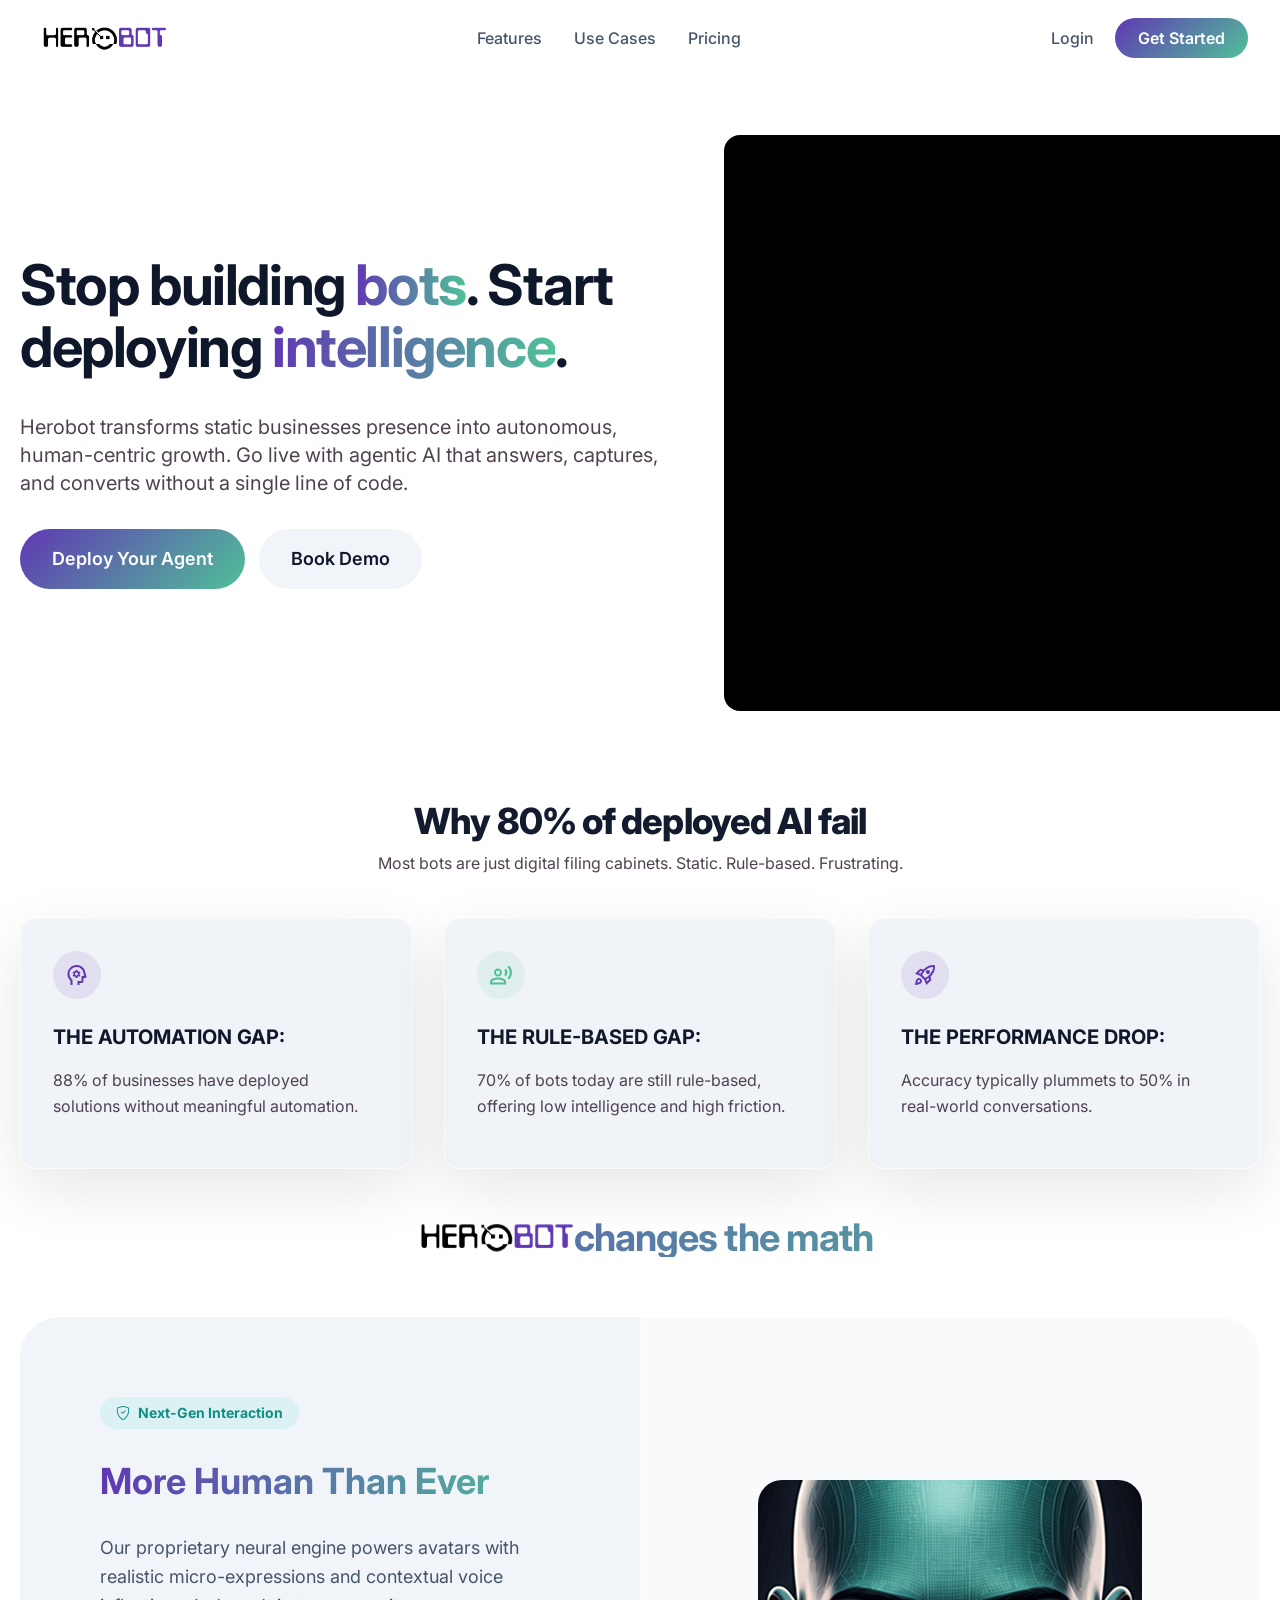
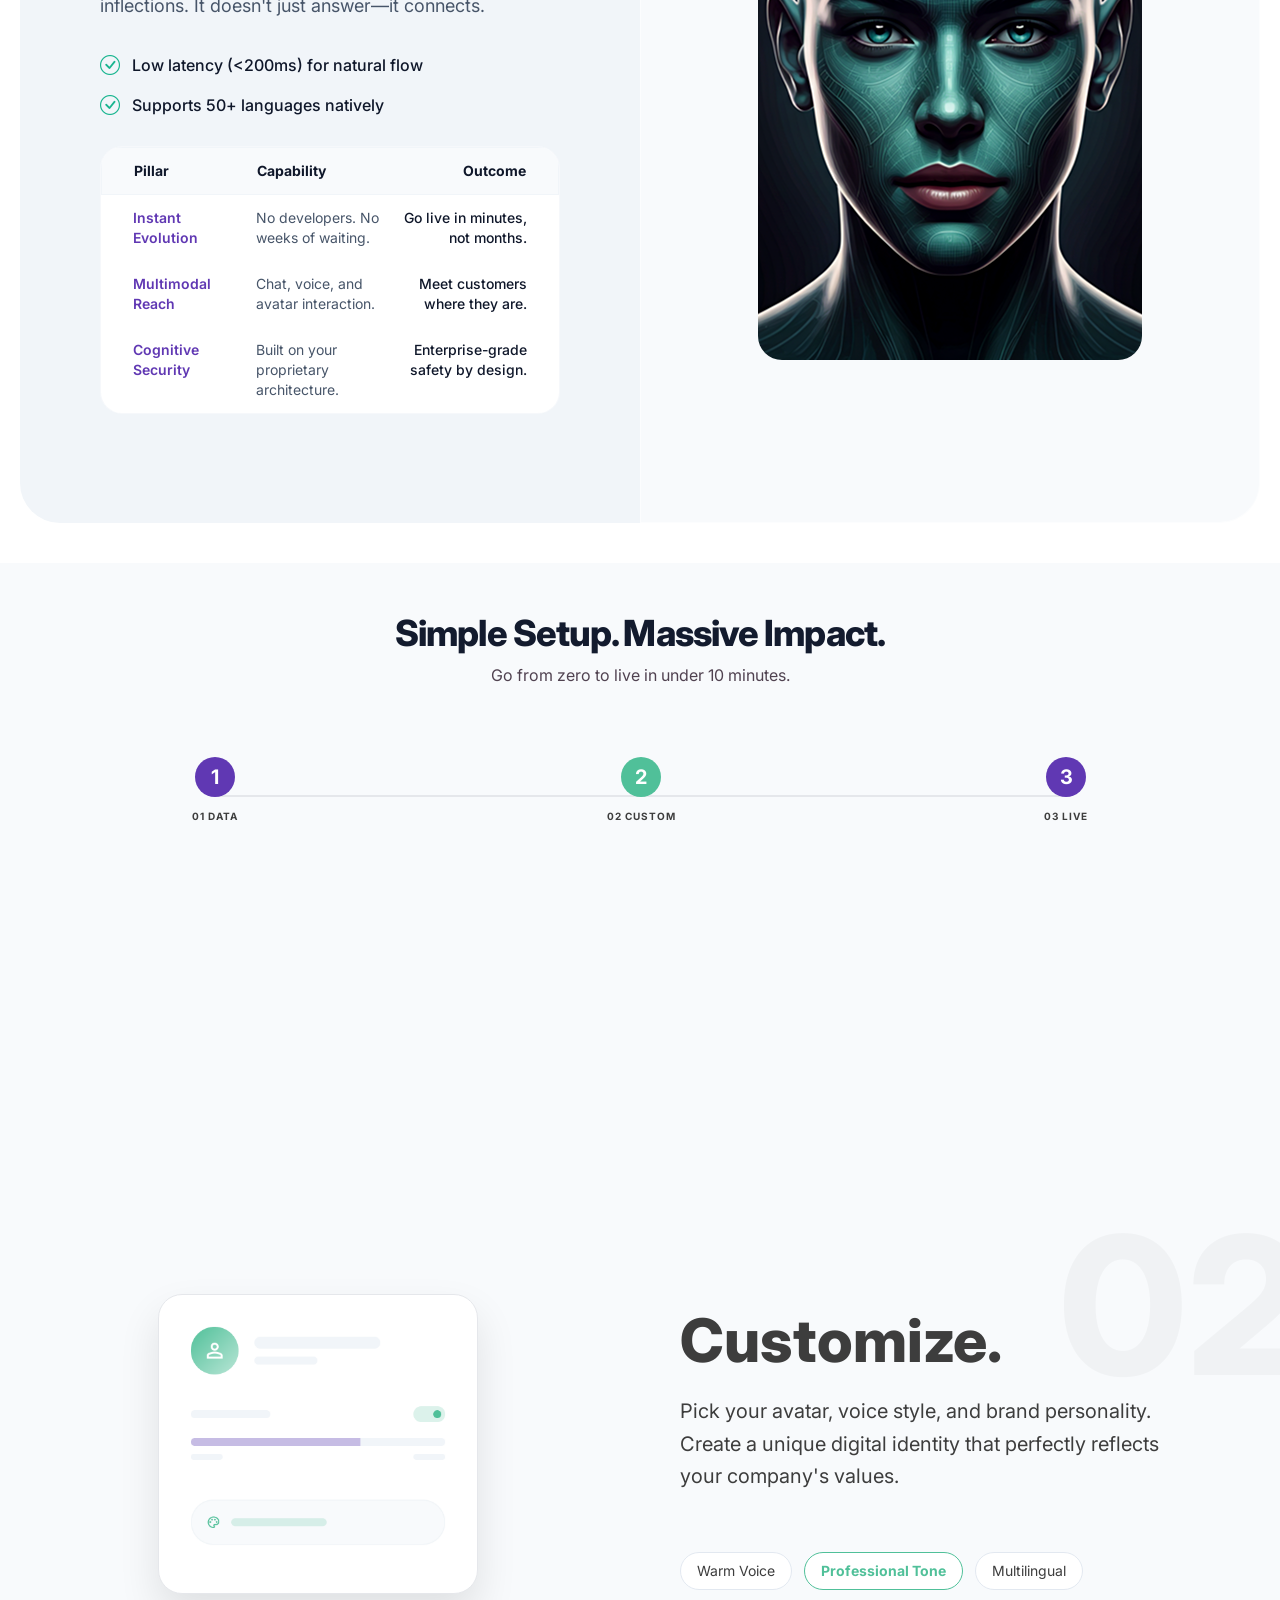
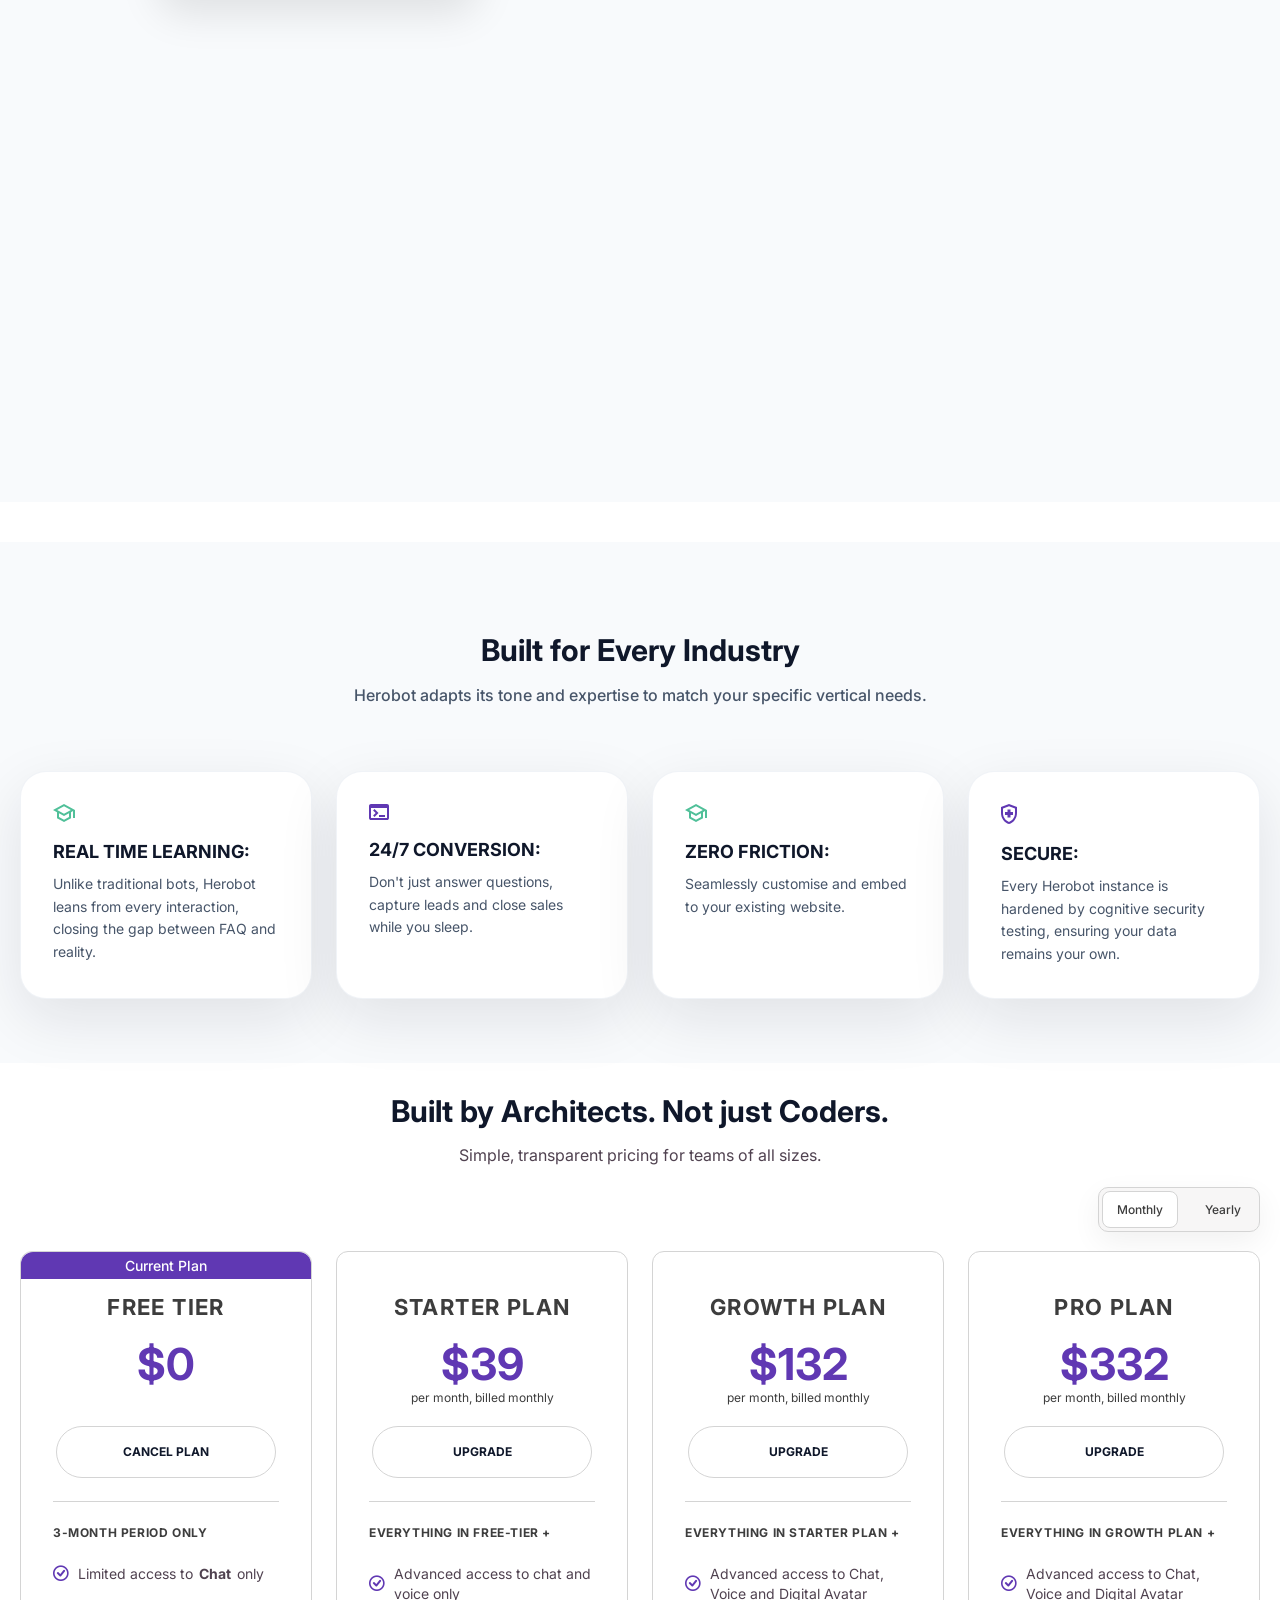
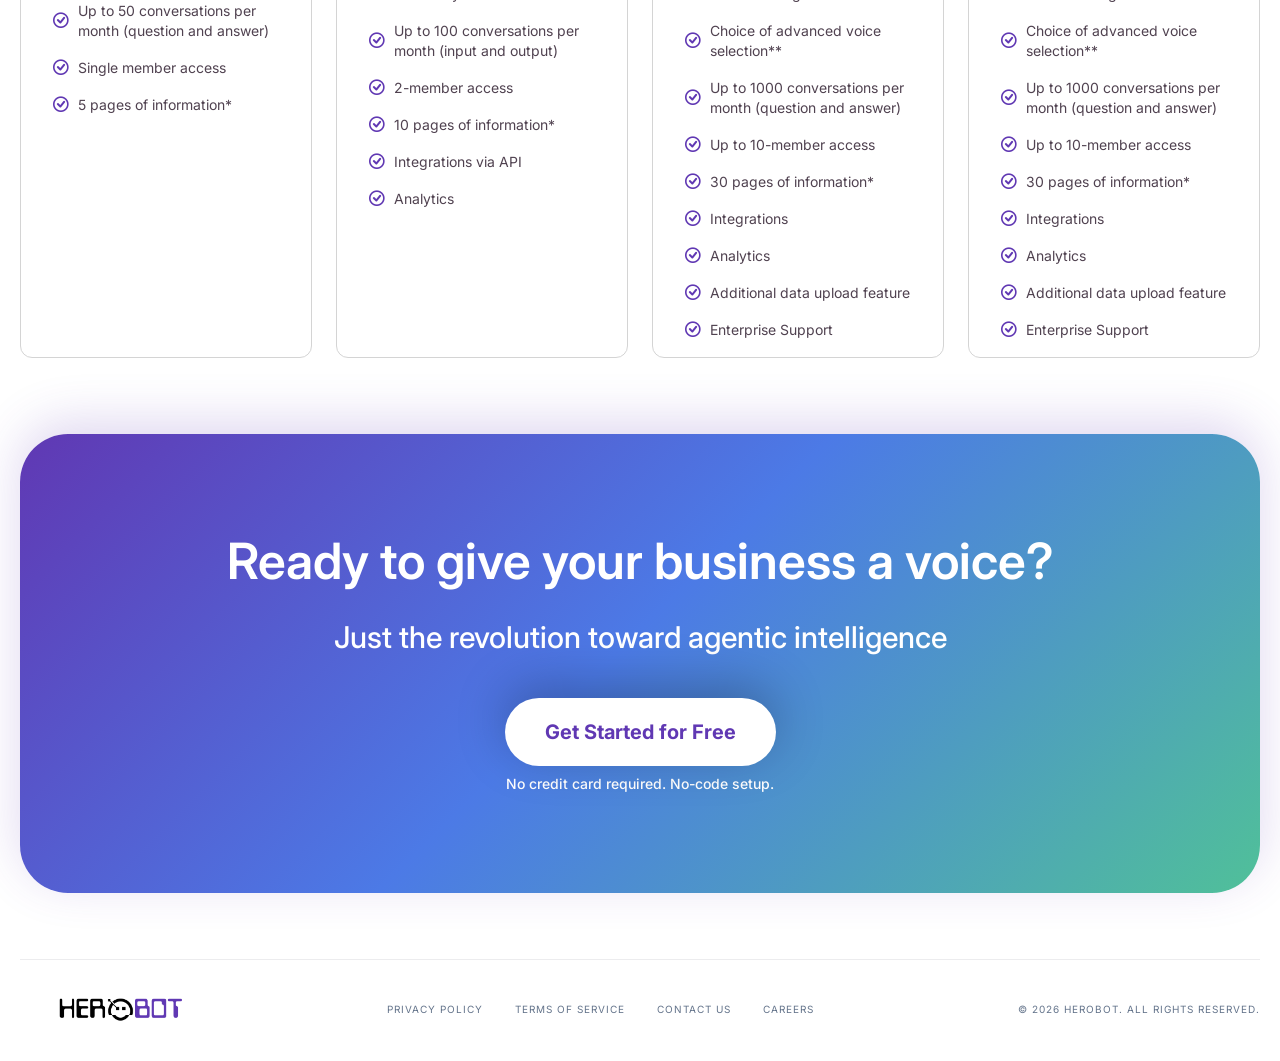
<file: landingpage/index.html>
<!DOCTYPE html>
<html lang="en">
<head>
  <meta charset="UTF-8" />
  <meta name="viewport" content="width=device-width, initial-scale=1.0" />
  <title>HeroBot — AI SaaS Landing Page</title>
  <meta name="description" content="Premium AI SaaS landing page with interactive scroll-driven setup flow." />
  <link rel="preconnect" href="https://fonts.googleapis.com">
  <link rel="preconnect" href="https://fonts.gstatic.com" crossorigin>
  <link href="https://fonts.googleapis.com/css2?family=Inter:wght@400;500;600;700;800;900&display=swap" rel="stylesheet">
  <link rel="stylesheet" href="https://cdnjs.cloudflare.com/ajax/libs/font-awesome/6.5.0/css/all.min.css">
  <link rel="stylesheet" href="https://cdn.jsdelivr.net/npm/bootstrap-icons@1.13.1/font/bootstrap-icons.min.css">
  <link rel="stylesheet" href="source/style.css" />
</head>
<body>
  <!-- <div class="bg-blur bg-blur-1"></div>
  <div class="bg-blur bg-blur-2"></div> -->

  <header class="navbar" id="navbar">
    <div class="container nav-inner">
      <a class="brand" href="#top" aria-label="HeroBot home">
        <img src="images/logo-color.svg" alt="logo-color" />
      </a>

      <button class="nav-toggle" id="navToggle" aria-label="Toggle navigation" aria-expanded="false">
        <span></span>
        <span></span>
        <span></span>
      </button>

      <nav class="nav-links" id="navLinks">
        <a href="#features">Features</a>
        <a href="#use-cases">Use Cases</a>
        <a href="#pricing">Pricing</a>
      </nav>

      <div class="nav-actions">
        <a class="nav-link" href="#pricing">Login</a>
        <a class="btn btn-primary btn-sm" href="#cta">Get Started</a>
      </div>
    </div>
  </header>

  <main id="top">
    <section class="hero section">
      <div class="container hero-grid">
        <div class="hero-copy reveal">
          <!-- <div class="eyebrow">Test</div> -->
          <h1>Stop building <span>bots</span>. Start deploying <span>intelligence</span>.</h1>
          <p class="lead">
            Herobot transforms static businesses presence into autonomous, human-centric growth. Go live with agentic AI that answers, captures, and converts without a single line of code.
          </p>
          <div class="hero-actions">
            <a class="btn btn-primary" href="#cta">Deploy Your Agent</a>
            <a class="btn btn-secondary" href="#pricing">Book Demo</a>
          </div>
          <!-- <div class="hero-metrics">
            <div>
              <strong>98%</strong>
              <span>faster response time</span>
            </div>
            <div>
              <strong>24/7</strong>
              <span>autonomous coverage</span>
            </div>
            <div>
              <strong>3x</strong>
              <span>more qualified leads</span>
            </div>
          </div> -->
        </div>

        <div class="hero-visual reveal">
          <div class="video-container">
            <div class="video-wrapper">
              <video autoplay muted loop playsinline>
                <source src="./source/landing-page-hero-video.mp4" type="video/mp4" />
                <source src="./source/landing-page-hero-video.mp4" type="video/webm" />
                Your browser does not support the video tag.
              </video>
            </div>
          </div>
        </div>
      </div>
    </section>

    <section class="stats section" id="features">
      <div class="container">
        <div class="section-heading center reveal">
          <h2>Why 80% of deployed AI fail</h2>
          <p>Most bots are just digital filing cabinets. Static. Rule-based. Frustrating.</p>
        </div>

        <div class="stats-grid">
          <article class="stat-card reveal">
            <div class="stat-icon"><img src="images/logo-brain.svg" alt="Automation gap" /></div>
            <h3>The automation gap:</h3>
            <p>88% of businesses have deployed solutions without meaningful automation.</p>
          </article>
          <article class="stat-card reveal">
            <div class="stat-icon"><img src="images/logo-speak.svg" alt="Rulebased gap" /></div>
            <h3>The rule-based gap:</h3>
            <p>70% of bots today are still rule-based, offering low intelligence and high friction.</p>
          </article>
          <article class="stat-card reveal">
            <div class="stat-icon"><img src="images/logo-rocket.svg" alt="Performance Drop" /></div>
            <h3>The performance drop:</h3>
            <p>Accuracy typically plummets to 50% in real-world conversations.</p>
          </article>
        </div>
      </div>
    </section>

    <section class="feature-split section">
      <h2 ><img src="images/logo-color.svg" />changes the math</h2>
      <div class="container split-grid">
        <div class="split-copy reveal">
          <span class="section-tag"><i class="bi bi-shield-check"></i>Next-Gen Interaction</span>
          <h2>More human than ever</h2>
          <p>
            Our proprietary neural engine powers avatars with realistic micro-expressions and contextual voice inflections. It doesn't just answer—it connects.
          </p>
          <ul class="check-list">
            <li>Low latency (&lt;200ms) for natural flow</li>
            <li>Supports 50+ languages natively</li>
          </ul>
          <div class="mini-table glass">
            <div class="row head">
              <span>Pillar</span><span>Capability</span><span>Outcome</span>
            </div>
            <div class="row">
              <span>Instant<br>Evolution</span><span>No developers. No weeks of waiting.</span><span>Go live in minutes, not months.</span>
            </div>
            <div class="row">
              <span>Multimodal <br>Reach</span><span>Chat, voice, and<br> avatar interaction.</span><span>Meet customers where they are.</span>
            </div>
            <div class="row">
              <span>Cognitive Security</span><span>Built on your proprietary architecture.</span><span>Enterprise-grade safety by design.</span>
            </div>
          </div>
        </div>

        <div class="split-media reveal">
          <div class="media-shell glass">
            <img
              src="images/img-change-themath.png"
              alt="Change the math"
            />
          </div>
        </div>
      </div>
    </section>

    <!-- <section class="setup section" id="use-cases">
      <div class="container">
        <div class="section-heading center reveal">
          <h2>Simple Setup. Massive Impact.</h2>
          <p>Go from zero to live in under 10 minutes.</p>
        </div>

        <div class="setup-progress glass" id="setupProgress">
          <div class="progress-track"></div>
          <div class="progress-fill" id="progressFill"></div>

          <button class="step-pill active" data-step="1" aria-label="Step 1: Data">
            <span class="num">01</span>
            <span class="label">DATA</span>
          </button>
          <button class="step-pill" data-step="2" aria-label="Step 2: Custom">
            <span class="num">02</span>
            <span class="label">CUSTOM</span>
          </button>
          <button class="step-pill" data-step="3" aria-label="Step 3: Live">
            <span class="num">03</span>
            <span class="label">LIVE</span>
          </button>
        </div>

        <div class="setup-steps">
          <article class="setup-step active reveal-step" data-step-content="1" id="step1">
            <div class="step-copy">
              <span class="step-kicker">Step 01</span>
              <h3>Add Data.</h3>
              <p>Import your FAQs, knowledge base, or product catalog. HeroBot digests your information to provide accurate, brand-aligned responses.</p>
              <a href="#" class="inline-link">Connect your CRM or docs</a>
            </div>
            <div class="step-art glass">
              <div class="card-faux card-a"></div>
              <div class="card-icons">
                <span>◌</span><span>◈</span><span>▣</span>
              </div>
            </div>
          </article>

          <article class="setup-step reveal-step" data-step-content="2" id="step2">
            <div class="step-copy">
              <span class="step-kicker">Step 02</span>
              <h3>Customize.</h3>
              <p>Pick your avatar, voice style, and brand personality. Create a unique digital identity that reflects your company’s values.</p>
              <div class="chip-row">
                <span class="chip active">Warm Voice</span>
                <span class="chip">Professional Tone</span>
                <span class="chip">Multilingual</span>
              </div>
            </div>
            <div class="step-art glass">
              <div class="card-faux card-b"></div>
              <div class="big-num">02</div>
            </div>
          </article>

          <article class="setup-step reveal-step" data-step-content="3" id="step3">
            <div class="step-copy">
              <span class="step-kicker">Step 03</span>
              <h3>Go Live.</h3>
              <p>Embed the snippet and watch your sales grow. One line of code is all it takes to deploy your 24/7 high-performance sales agent.</p>
              <a href="#" class="btn btn-primary">Get Your Code Now</a>
            </div>
            <div class="step-art glass code-art">
              <pre><code>&lt;script&gt;
window.HeroBot = {
  theme: "adaptive",
  mode: "live"
}
&lt;/script&gt;</code></pre>
            </div>
          </article>
        </div>
      </div>
    </section> -->
    <!-- Setup Interactive Section -->
        <section class="setup section setup-section section-padding" id="use-cases">
            <div class="container text-center section-heading">
                <h2>Simple Setup. Massive Impact.</h2>
                <p>Go from zero to live in under 10 minutes.</p>
            </div>

            <div class="setup-container">
                <!-- Sticky Progress Tracker -->
                <div class="sticky-tracker">
                    <div class="container tracker-flex">
                        <div class="tracker-line"></div>
                        <div class="step-dot active" data-target="step-1">
                            <span class="num">1</span>
                            <span class="label">01 DATA</span>
                        </div>
                        <div class="step-dot" data-target="step-2">
                            <span class="num">2</span>
                            <span class="label">02 CUSTOM</span>
                        </div>
                        <div class="step-dot" data-target="step-3">
                            <span class="num">3</span>
                            <span class="label">03 LIVE</span>
                        </div>
                    </div>
                </div>

                <!-- Scrollable Content -->
                <div class="container setup-content">
                    <div class="setup-row " id="step-1">
                        <div class="setup-text">
                            <h3 class="step-bg-num">01</h3>
                            <h2>Add Data.</h2>
                            <p>Import your FAQs, knowledge base, or product catalog. Herobot digests your information to provide accurate, brand-aligned responses.</p>
                            <div class="badge gray"><i class="bi bi-database"></i> CONNECT YOUR CRM OR DOCS</div>
                        </div>
                        <div class="setup-visual">
                            <div class="mock-ui">
                                <img src="images/add-data.png" alt="Add data" />
                            </div>
                        </div>
                    </div>

                    <div class="setup-row reverse" id="step-2">
                        <div class="setup-text">
                            <h3 class="step-bg-num">02</h3>
                            <h2>Customize.</h2>
                            <p>Pick your avatar, voice style, and brand personality. Create a unique digital identity that perfectly reflects your company's values.</p>
                            <div class="badge-group">
                                <span>Warm Voice</span>
                                <span class="active">Professional Tone</span>
                                <span>Multilingual</span>
                            </div>
                        </div>
                        <div class="setup-visual">
                            <div class="mock-ui sliders">
                                <img src="images/customize.png" alt="Customize" />
                            </div>
                        </div>
                    </div>

                    <div class="setup-row" id="step-3">
                        <div class="setup-text">
                            <h3 class="step-bg-num">03</h3>
                            <h2>Go Live.</h2>
                            <p>Embed the snippet and watch your sales grow. One line of code is all it takes to deploy your new 24/7 high-performance sales agent.</p>
                            <a href="#" class="btn btn-primary">Get Your Code Now</a>
                        </div>
                        <div class="setup-visual">
                            <div class="mock-ui code">
                                <img src="images/golive.png" alt="Go live" />
                            </div>
                        </div>
                    </div>
                </div>
            </div>
        </section>

    <section class="industry section">
      <div class="container">
        <div class="section-heading center reveal">
          <h2>Built for Every Industry</h2>
          <p>Herobot adapts its tone and expertise to match your specific vertical needs.</p>
        </div>

        <div class="industry-grid">
          <article class="industry-card reveal">
            <img src="images/icon-hat.svg" alt="Real Time Learning" />
            <h3>REAL TIME LEARNING:</h3>
            <p>Unlike traditional bots, Herobot leans from every interaction, closing the gap between FAQ and reality.</p>
          </article>
          <article class="industry-card reveal">
            <img src="images/icon-bod.svg" alt="Real Time Learning" />
            <h3>24/7 CONVERSION:</h3>
            <p>Don't just answer questions, capture leads and close sales while you sleep.</p>
          </article>
          <article class="industry-card reveal">
            <img src="images/icon-hat.svg" alt="Real Time Learning" />
            <h3>ZERO FRICTION:</h3>
            <p>Seamlessly customise and embed to your existing website.</p>
          </article>
          <article class="industry-card reveal">
            <img src="images/icon-shield.svg" alt="Real Time Learning" />
            <h3>SECURE:</h3>
            <p>Every Herobot instance is hardened by cognitive security testing, ensuring your data remains your own.</p>
          </article>
        </div>
      </div>
    </section>

    <section class="pricing section" id="pricing">
  <div class="container">
    <div class="section-heading center reveal">
      <h2>Built by Architects. Not just Coders.</h2>
      <p>Simple, transparent pricing for teams of all sizes.</p>
    </div>

    <div class="pricing-toggle glass reveal">
      <span id="monthly-label" class="active" onclick="setPricing(false)">Monthly</span>
      <span id="yearly-label" onclick="setPricing(true)">Yearly</span>
    </div>

    <div class="pricing-grid">
      <article class="price-card reveal selected-plan">
        <h3>Free Tier</h3>
        <div class="price">
          <span class="amount" data-monthly="$0" data-yearly="$0">$0</span>
          <span class="plan-period vhidden">per month, billed <span>monthly</span></span>
        </div>
        <a class="btn btn-secondary" href="#">Cancel Plan</a>
        <b>3-MONTH PERIOD ONLY</b>
        <ul>
          <li>Limited access to <strong>&nbsp; Chat &nbsp;</strong> only</li>
          <li>Up to 50 conversations per month (question and answer)</li>
          <li>Single member access</li>
          <li>5 pages of information*</li>
        </ul>
      </article>

      <article class="price-card reveal">
        <h3>Starter Plan</h3>
        <div class="price">
          <span class="amount" data-monthly="$39" data-yearly="$390">$39</span>
          <span class="plan-period">per month, billed <span>monthly</span></span>
        </div>
        <a class="btn btn-secondary" href="#">Upgrade</a>
        <b>EVERYTHING IN FREE-Tier +</b>
        <ul>
          <li>Advanced access to chat and voice only</li>
          <li>Up to 100 conversations per month (input and output)</li>
          <li>2-member access</li>
          <li>10 pages of information*</li>
          <li>Integrations via API</li>
          <li>Analytics</li>
        </ul>
      </article>

      <article class="price-card reveal">
        <h3>Growth Plan</h3>
        <div class="price">
          <span class="amount" data-monthly="$132" data-yearly="$1320">$132</span>
          <span class="plan-period">per month, billed <span>monthly</span></span>
        </div>
        <a class="btn btn-secondary" href="#">Upgrade</a>
        <B>EVERYTHING IN STARTER Plan +</B>
        <ul>
          <li>Advanced access to Chat, Voice and Digital Avatar</li>
          <li>Choice of advanced voice selection**</li>
          <li>Up to 1000 conversations per month (question and answer)</li>
          <li>Up to 10-member access</li>
          <li>30 pages of information*</li>
          <li>Integrations</li>
          <li>Analytics</li>
          <li>Additional data upload feature</li>
          <li>Enterprise Support</li>
        </ul>
      </article>

      <article class="price-card reveal">
        <h3>Pro Plan</h3>
        <div class="price">
          <span class="amount" data-monthly="$332" data-yearly="$3320">$332</span>
          <span class="plan-period">per month, billed <span>monthly</span></span>
        </div>
        <a class="btn btn-secondary" href="#">Upgrade</a>
        <b>EVERYTHING IN Growth PLAN +</b>
        <ul>
          <li>Advanced access to Chat, Voice and Digital Avatar</li>
          <li>Choice of advanced voice selection**</li>
          <li>Up to 1000 conversations per month (question and answer)</li>
          <li>Up to 10-member access</li>
          <li>30 pages of information*</li>
          <li>Integrations</li>
          <li>Analytics</li>
          <li>Additional data upload feature</li>
          <li>Enterprise Support</li>
        </ul>
      </article>
    </div>
  </div>
</section>

    <section class="cta section" id="cta">
      <div class="container">
        <div class="cta-banner reveal">
          <h2>Ready to give your business a voice?</h2>
          <p>Just the revolution toward agentic intelligence</p>
          <a class="btn btn-light" href="#">Get Started for Free</a>
          <small>No credit card required. No-code setup.</small>
        </div>
      </div>
    </section>
  </main>

  <footer class="footer">
    <div class="container footer-inner">
      <a class="brand" href="#top">
        <img src="images/logo-color.svg" alt="logo-color" />
      </a>

      <div class="footer-links">
        <a href="#">Privacy Policy</a>
        <a href="#">Terms of Service</a>
        <a href="#">Contact Us</a>
        <a href="#">Careers</a>
      </div>

      <p>&copy; 2026 Herobot. All rights reserved.</p>
    </div>
  </footer>

  <script src="source/script.js"></script>
</body>
</html>
</file>
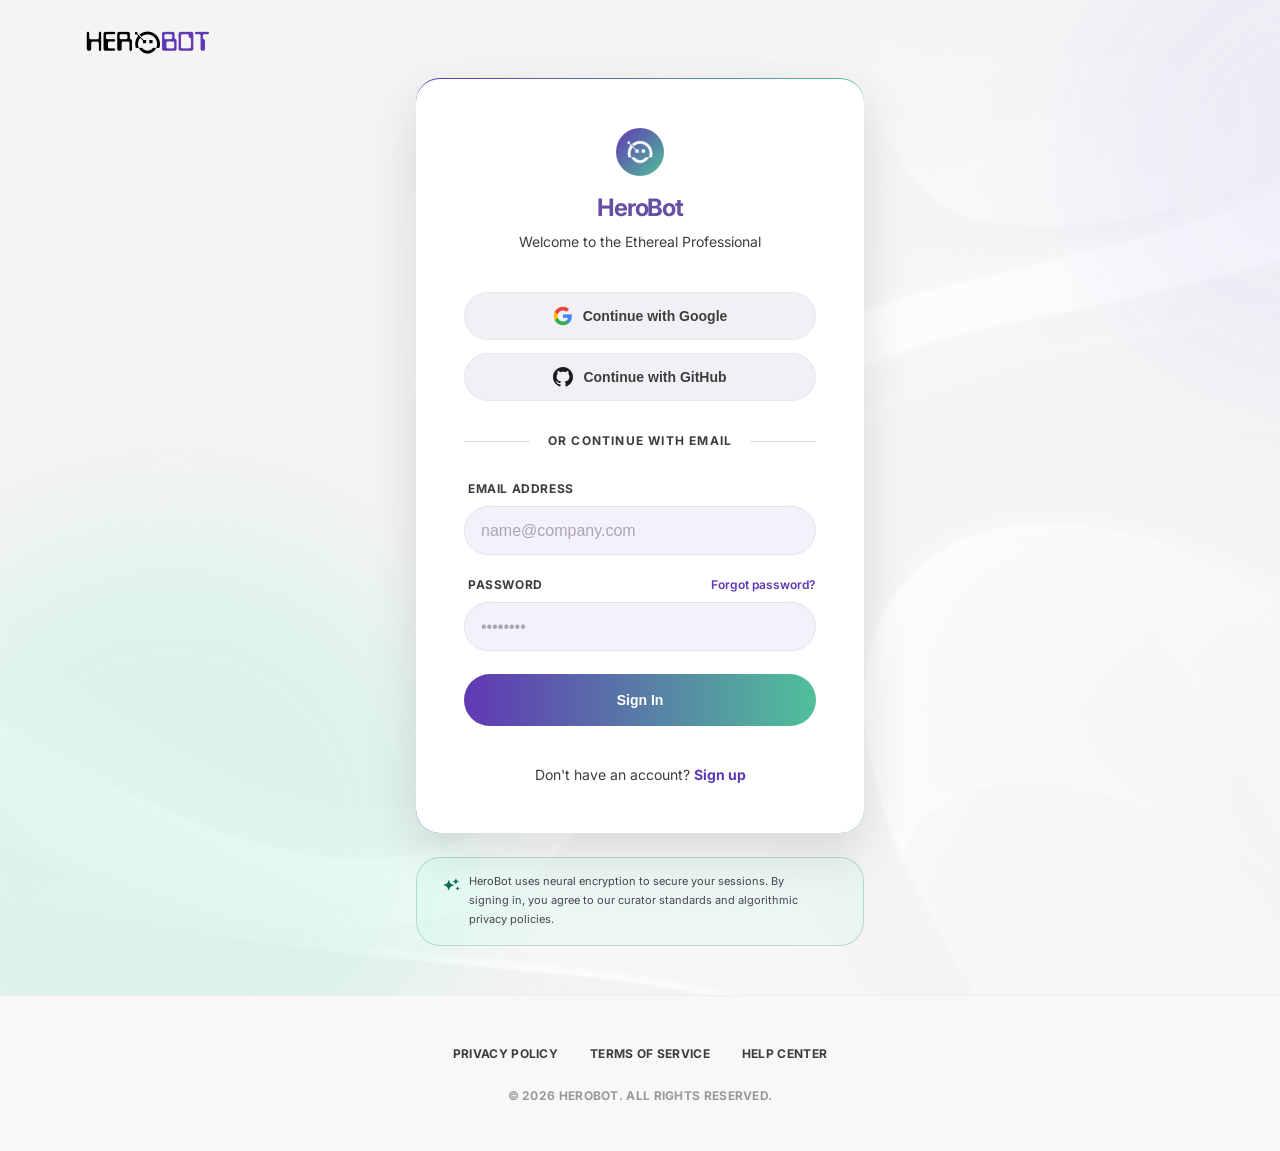
<file: login/index.html>
<!DOCTYPE html>
<html lang="en">
<head>
  <meta charset="UTF-8" />
  <meta name="viewport" content="width=device-width, initial-scale=1.0" />
  <title>HeroBot Signup</title>
  <link rel="preconnect" href="https://fonts.googleapis.com">
  <link rel="preconnect" href="https://fonts.gstatic.com" crossorigin>
  <link href="https://fonts.googleapis.com/css2?family=Inter:wght@400;500;600;700;800&display=swap" rel="stylesheet">
  <link rel="stylesheet" href="https://cdnjs.cloudflare.com/ajax/libs/font-awesome/6.5.0/css/all.min.css">
  <link rel="stylesheet" href="https://cdn.jsdelivr.net/npm/bootstrap-icons@1.13.1/font/bootstrap-icons.min.css">
  <link rel="stylesheet" href="css/login-style.css">
</head>
<body>
  <div class="main-outer">
    <div class="wrapper">
      <header class="header">
        <img src="images/logo.png"  class="logo">
      </header>
      </div>
        <main class="container">

        <section class="right">
          <div class="card">
            <div class="form-top-area">
              <img src="./images/login-form-icon.svg" />
              <h2>HeroBot</h2>
              <p class="sub">Welcome to the Ethereal Professional</p>
            </div>
            <form>


              

              <div class="socials">
                <button type="button" class="social"><i class="icon-google"><img src="images/Google.svg" /></i> Continue with Google</button>
                <button type="button" class="social github"><i class="icon-github"><img src="images/icon-github.svg" /></i> Continue with GitHub</button>
              </div>


              <div class="divider">OR CONTINUE WITH EMAIL</div>

              <label>EMAIL ADDRESS</label>
              <div class="input-box">
                <!-- <i class="fa-regular fa-envelope"></i> -->
                <input type="email" placeholder="name@company.com">
              </div>

              <label>PASSWORD <a href="forgotpwd.html" class="forgot-pwd">Forgot password?</a></label>
              <div class="input-box">
                <!-- <i class="fa-solid"><img src="./images/icon-password.png" /></i> -->
                <input type="password" placeholder="••••••••">
              </div>

              <button class="btn" type="submit">Sign In</button>

              <div class="login">
                Don't have an account? <a href="#">Sign up</a>
              </div>
            </form>

            
          </div>
            <div class="below-form">
              <i class="bi bi-stars"></i>
              <p>HeroBot uses neural encryption to secure your sessions. By signing in, you agree to our curator standards and algorithmic privacy policies.</p>
              
            </div>
        </section>
      </main>

      <footer class="footer">
        <div class="footer-links">
          <a href="#">Privacy Policy</a>
          <a href="#">Terms of Service</a>
          <a href="#">Help Center</a>
        </div>
        <p class="footer-copy">© 2026 HEROBOT. ALL RIGHTS RESERVED.</p>
      </footer>
  </div>

</body>
</html>
</file>
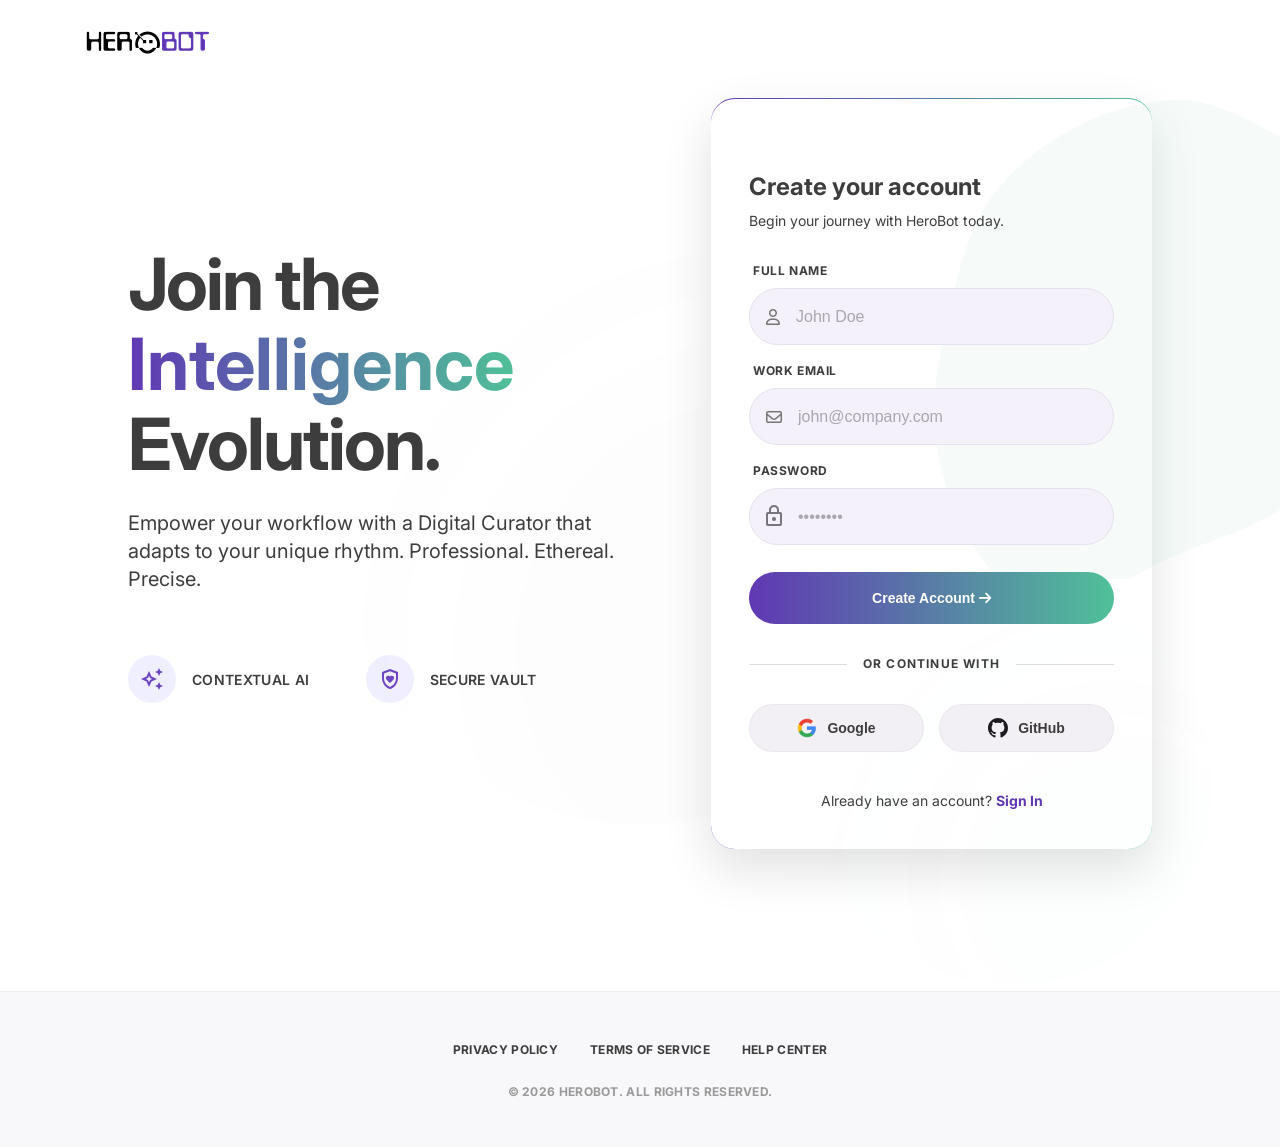
<file: signup/index.html>
<!DOCTYPE html>
<html lang="en">
<head>
  <meta charset="UTF-8" />
  <meta name="viewport" content="width=device-width, initial-scale=1.0" />
  <title>HeroBot Signup</title>
  <link rel="preconnect" href="https://fonts.googleapis.com">
  <link rel="preconnect" href="https://fonts.gstatic.com" crossorigin>
  <link href="https://fonts.googleapis.com/css2?family=Inter:wght@400;500;600;700;800&display=swap" rel="stylesheet">
  <link rel="stylesheet" href="https://cdnjs.cloudflare.com/ajax/libs/font-awesome/6.5.0/css/all.min.css">
  <link rel="stylesheet" href="css/signup-style.css">
</head>
<body>
  <div class="wrapper">
    <header class="header">
      <img src="images/logo.png"  class="logo">
    </header>
    </div>
       <main class="container">
      <section class="left">
        <h1>Join the <br><span>Intelligence</span><br>Evolution.</h1>
        <p>
          Empower your workflow with a Digital Curator that adapts to your unique rhythm.
          Professional. Ethereal. Precise.
        </p>

        <div class="features">
          <div class="feature">
            <i class="fa-solid"><img src="images/icon-start.svg" /></i>
            <span>Contextual AI</span>
          </div>
          <div class="feature">
            <i class="fa-solid"><img src="images/shild-heart.svg" /></i>
            <span>Secure Vault</span>
          </div>
        </div>
      </section>

      <section class="right">
        <div class="card">
          <h2>Create your account</h2>
          <p class="sub">Begin your journey with HeroBot today.</p>

          <form>
            <label>FULL NAME</label>
            <div class="input-box">
              <i class="fa-regular fa-user"></i>
              <input type="text" placeholder="John Doe">
            </div>

            <label>WORK EMAIL</label>
            <div class="input-box">
              <i class="fa-regular fa-envelope"></i>
              <input type="email" placeholder="john@company.com">
            </div>

            <label>PASSWORD</label>
            <div class="input-box">
              <i class="fa-solid"><img src="./images/icon-password.png" /></i>
              <input type="password" placeholder="••••••••">
            </div>

            <button class="btn" type="submit">Create Account <i class="fa-solid fa-arrow-right"></i></button>

            <div class="divider">OR CONTINUE WITH</div>

            <div class="socials">
              <button type="button" class="social"><i class="icon-google"><img src="images/Google.svg" /></i> Google</button>
              <button type="button" class="social"><i class="icon-github"><img src="images/icon-github.svg" /></i> GitHub</button>
            </div>

            <div class="login">
              Already have an account? <a href="#">Sign In</a>
            </div>
          </form>
        </div>
      </section>
    </main>

    <footer class="footer">
      <div class="footer-links">
        <a href="#">Privacy Policy</a>
        <a href="#">Terms of Service</a>
        <a href="#">Help Center</a>
      </div>
      <p class="footer-copy">© 2026 HEROBOT. ALL RIGHTS RESERVED.</p>
    </footer>
</body>
</html>
</file>
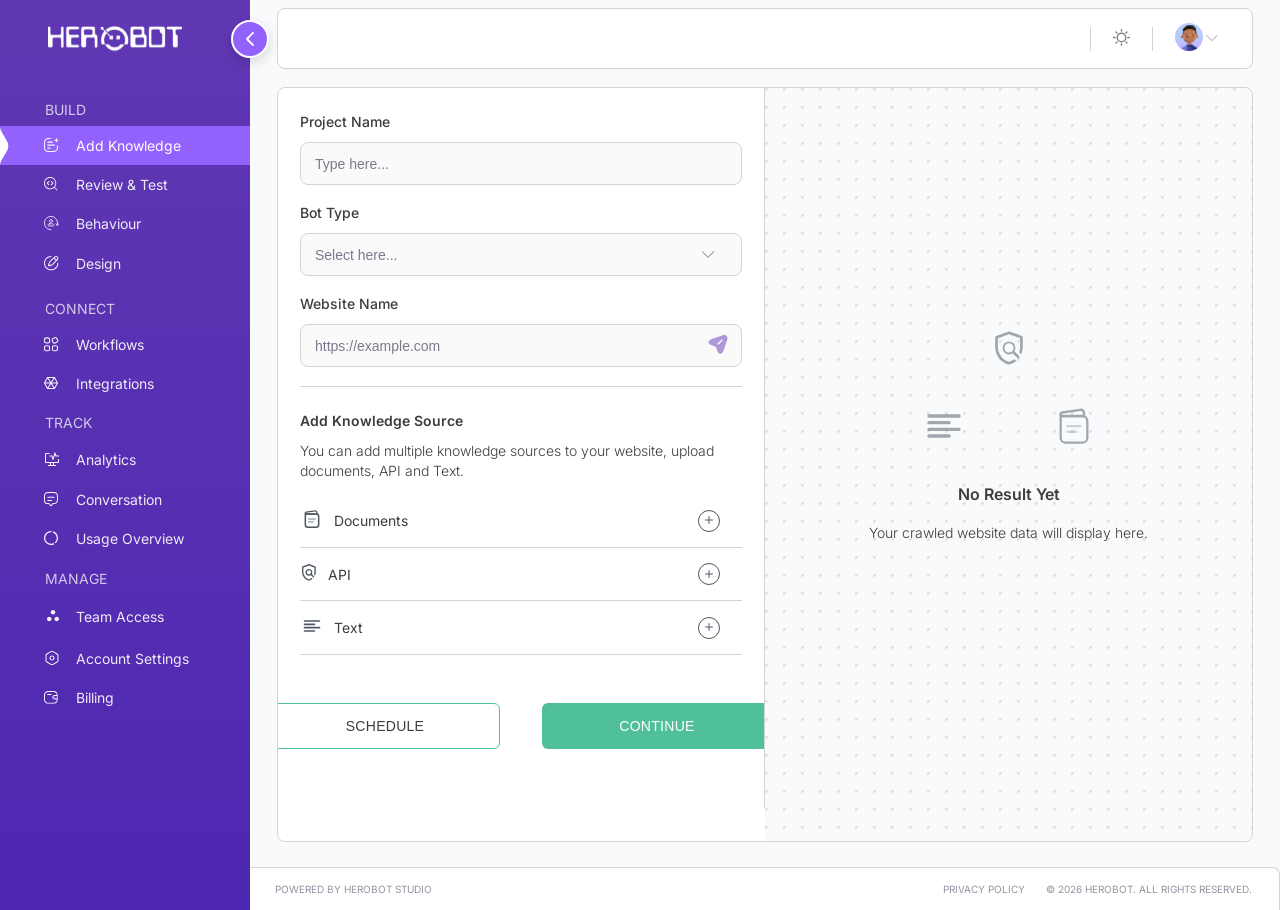
<file: dashboard/add-knowledge.html>
<!DOCTYPE html>
<html lang="en" data-theme="light">
<head>
  <meta charset="UTF-8" />
  <meta name="viewport" content="width=device-width, initial-scale=1.0" />
  <title>Herobot Add Knowledge</title>
  <link rel="preconnect" href="https://fonts.googleapis.com">
  <link rel="preconnect" href="https://fonts.gstatic.com" crossorigin>
  <link href="https://fonts.googleapis.com/css2?family=Inter:ital,opsz,wght@0,14..32,100..900;1,14..32,100..900&display=swap" rel="stylesheet">
  <link rel="stylesheet" href="https://cdn.jsdelivr.net/npm/bootstrap-icons@1.13.1/font/bootstrap-icons.min.css">
  <link rel="stylesheet" href="source/style.css">
</head>
<body>
  <div class="app">
    <aside class="sidebar">
      <div class="logo-wrap">
        <div class="logo" id="logo-big">
          <img src="./images/logo.svg" alt="Herobot logo">
        </div>
        <div class="logo-icon" id="logo-small">
          <img src="./images/Logos/White Icon.png" alt="Herobot logo">
        </div>
        <button class="collapse-btn" id="sidebarToggle" aria-label="Collapse sidebar" aria-expanded="true">
          <img src="images/arrow-left.svg"/>
        </button>
      </div>

      <div class="nav-section-top">
        <div class="nav-title">Build</div>
        <ul class="sidebar-menu">
          <li><a href="#" class="nav-item active"><span class="icon"><i><img src="./images/Navigation/addKnowledge.svg"/></i></span><span class="text">Add Knowledge</span></a></li>
          <li><a href="#" class="nav-item"><span class="icon"><i><img src="./images/Navigation/reviewAndTest.svg"/></i></span><span class="text">Review &amp; Test</span></a></li>
          <li><a href="#" class="nav-item"><span class="icon"><i><img src="./images/Navigation/Behaviour.svg"/></i></span><span class="text">Behaviour</span></a></li>
          <li><a href="#" class="nav-item"><span class="icon"><i><img src="./images/Navigation/Design.svg"/></i></span><span class="text">Design</span></a></li>
        </ul>
      </div>

      <div class="nav-section">
        <div class="nav-title">Connect</div>
        <ul class="sidebar-menu">
          <li><a href="#" class="nav-item"><span class="icon"><i><img src="./images/Navigation/Workflows.svg"/></i></span><span class="text">Workflows</span></a></li>
          <li><a href="#" class="nav-item"><span class="icon"><i><img src="./images/Navigation/Integrations.svg"/></i></span><span class="text">Integrations</span></a></li>
        </ul>
      </div>

      <div class="nav-section">
        <div class="nav-title">Track</div>
        <ul class="sidebar-menu">
          <li><a href="#" class="nav-item"><span class="icon"><i><img src="./images/Navigation/Analytics.svg"/></i></span><span class="text">Analytics</span></a></li>
          <li><a href="#" class="nav-item"><span class="icon"><i><img src="./images/Navigation/Conversation.svg"/></i></span><span class="text">Conversation</span></a></li>
          <li><a href="#" class="nav-item"><span class="icon"><i><img src="./images/Navigation/usageOverview.svg"/></i></span><span class="text">Usage Overview</span></a></li>
        </ul>
      </div>

      <div class="nav-section">
        <div class="nav-title">Manage</div>
        <ul class="sidebar-menu">
          <li><a href="#" class="nav-item"><span class="icon"><i><img src="./images/Navigation/team.svg"/></i></span><span class="text">Team Access</span></a></li>
          <li><a href="#" class="nav-item"><span class="icon"><i><img src="./images/Navigation/accountSettings.svg"/></i></span><span class="text">Account Settings</span></a></li>
          <li><a href="#" class="nav-item"><span class="icon"><i><img src="./images/Navigation/Billing.svg"/></i></span><span class="text">Billing</span></a></li>
        </ul>
      </div>
    </aside>

    <main class="main">
      <header class="topbar">
        <span class="topbar-divider"></span>
        <span class="top-icon">
          <svg width="17" height="17" viewBox="0 0 24 24" fill="none" stroke="#848484" stroke-width="2" stroke-linecap="round" stroke-linejoin="round">
            <circle cx="12" cy="12" r="6"></circle>
            <line x1="12" y1="1" x2="12" y2="3"></line>
            <line x1="12" y1="21" x2="12" y2="23"></line>
            <line x1="4.22" y1="4.22" x2="5.64" y2="5.64"></line>
            <line x1="18.36" y1="18.36" x2="19.78" y2="19.78"></line>
            <line x1="1" y1="12" x2="3" y2="12"></line>
            <line x1="21" y1="12" x2="23" y2="12"></line>
            <line x1="4.22" y1="19.78" x2="5.64" y2="18.36"></line>
            <line x1="18.36" y1="5.64" x2="19.78" y2="4.22"></line>
          </svg>
        </span>
        <span class="topbar-divider"></span>
        <div class="avatar-menu" id="avatarMenu">
          <button class="avatar-trigger" id="avatarToggle" aria-label="Open user menu" aria-expanded="false" aria-haspopup="true">
            <div class="avatar" aria-hidden="true"><img src="images/user.svg" alt="user"/></div>
            <i class="bi bi-chevron-down top-icon"></i>
          </button>
          <div class="avatar-dropdown" id="avatarDropdown">
            <a class="dropdown-item" href="#"><span><i class="bi bi-person"></i></span><span>My Profile</span></a>
            <a class="dropdown-item" href="#"><span><i class="bi bi-gear"></i></span><span>Account Settings</span></a>
            <div class="dropdown-divider"></div>
            <a class="dropdown-item" href="#"><span><i class="bi bi-box-arrow-right"></i></span><span>Logout</span></a>
          </div>
        </div>
      </header>

      <section class="workspace">
        <div class="left-pane">
          <div class="field">
            <label class="label">Project Name</label>
            <input class="input" type="text" placeholder="Type here...">
          </div>

          <div class="field">
            <label class="label">Bot Type</label>
            <div class="select-wrap">
              <select class="select">
                <option value="">Select here...</option>
                <option value="1">test 1</option>
              </select>
            </div>
          </div>

          <div class="field">
            <label class="label">Website Name</label>
            <div class="url-wrap">
              <input class="input" type="text" placeholder="https://example.com">
              <span class="send"><i><img src="images/send.svg"/></i></span>
            </div>
          </div>

          <div class="divider"></div>

          <h2 class="label addknowSource">Add Knowledge Source</h2>
          <p class="section-copy">You can add multiple knowledge sources to your website, upload documents, API and Text.</p>

          <div class="source-row">
            <div class="source-left"><span><i><img src="images/documents.svg"/></i></span><span>Documents</span></div>
            <button class="plus open-modal" data-source="Documents" aria-label="Add Documents"><i class="bi bi-plus"></i></button>
          </div>
          <div class="source-row">
            <div class="source-left"><span><i><img src="images/api.svg"/></i></span><span>API</span></div>
            <button class="plus open-modal" data-source="API" aria-label="Add API"><i class="bi bi-plus"></i></button>
          </div>
          <div class="source-row">
            <div class="source-left"><span><i><img src="images/text.svg"/></i></span><span>Text</span></div>
            <button class="plus open-modal" data-source="Text" aria-label="Add Text"><i class="bi bi-plus"></i></button>
          </div>

          <div class="actions">
            <button class="btn btn-outline">Schedule</button>
            <button class="btn btn-primary">Continue</button>
          </div>
        </div>

        <div class="right-pane">
          <div class="empty">
            <div class="empty-icons">
              <span><i><img src="images/bi-search.svg"/></i></span>
            </div>
            <div class="empty-icons">
              <span><i><img src="images/bi-list.svg"/></i></span>
              <span><i><img src="images/bi-file.svg"/></i></span>
            </div>
            <h3>No Result Yet</h3>
            <p>Your crawled website data will display here.</p>
          </div>
        </div>
      </section>

      <footer class="footer">
        <span>Powered by Herobot Studio</span>
        <span>Privacy Policy &nbsp; &nbsp; &nbsp; © 2026 Herobot. All rights reserved.</span>
      </footer>
    </main>
  </div>

  <!-- Modal: always present in DOM, content injected dynamically by modal.js -->
  <div class="overlay" id="overlay">
    <div class="modal" id="modal" role="dialog" aria-modal="true" aria-labelledby="modalTitle">
      <!-- Content rendered dynamically per source type (Documents / Text / API) -->
    </div>
  </div>

  <!-- JS files loaded at end of body -->
  <script src="source/javascript.js"></script>
  <script src="source/modal.js"></script>
</body>
</html>
</file>
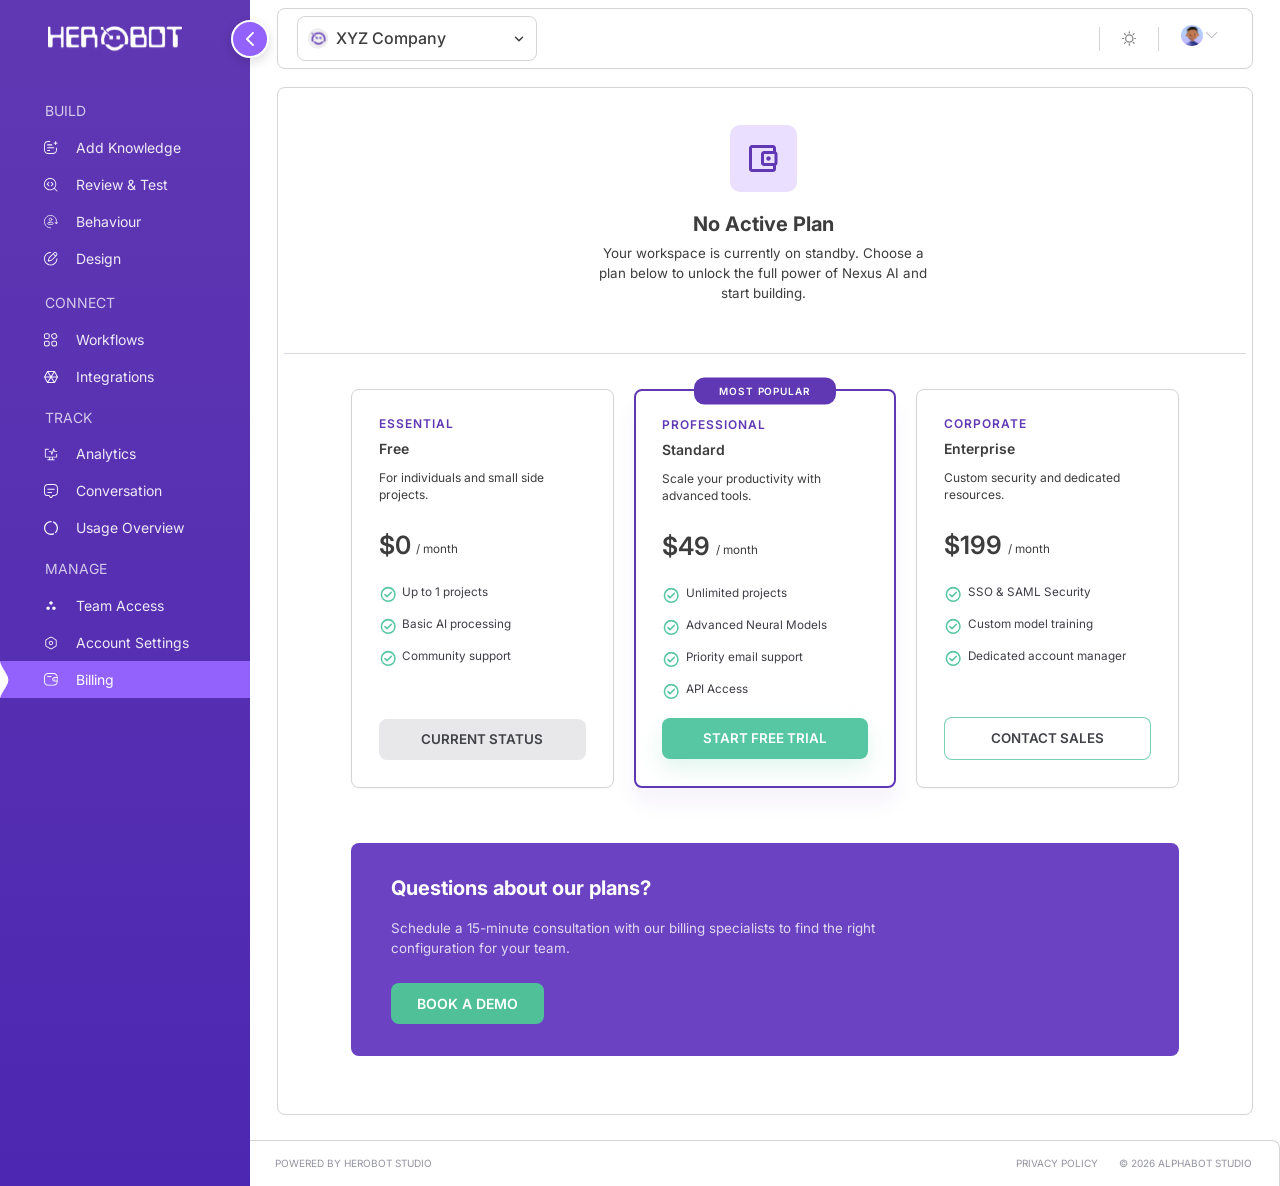
<file: dashboard/billing.html>
<!DOCTYPE html>
<html lang="en" data-theme="light">

<head>
    <meta charset="UTF-8" />
    <meta name="viewport" content="width=device-width, initial-scale=1.0" />
    <title>Herobot Add Knowledge</title>
    <link rel="preconnect" href="https://fonts.googleapis.com">
    <link rel="preconnect" href="https://fonts.gstatic.com" crossorigin>
    <link href="https://fonts.googleapis.com/css2?family=Inter:ital,opsz,wght@0,14..32,100..900;1,14..32,100..900&display=swap" rel="stylesheet">
    <link rel="stylesheet" href="https://cdn.jsdelivr.net/npm/bootstrap-icons@1.13.1/font/bootstrap-icons.min.css">
    <link rel="stylesheet" href="source/style.css" />
    <link rel="stylesheet" href="source/billing.css" />
</head>

<body>
    <div class="app">
        <aside class="sidebar">
            <div class="logo-wrap">
                <div class="logo" id="logo-big">
                    <img src="./images/logo.svg" alt="Herobot logo">
                </div>
                <div class="logo-icon" id="logo-small">
                    <img src="./images/Logos/White Icon.png" alt="Herobot logo">
                </div>
                <button class="collapse-btn" id="sidebarToggle" aria-label="Collapse sidebar" aria-expanded="true">
                    <img src="images/arrow-left.svg" />
                </button>
            </div>

            <div class="nav-section-top">
                <div class="nav-title">Build</div>
                <ul class="sidebar-menu">
                    <li><a href="#" class="nav-item"><span class="icon"><i><img src="./images/Navigation/addKnowledge.svg" /></i></span><span class="text">Add Knowledge</span></a></li>
                    <li><a href="#" class="nav-item"><span class="icon"><i><img src="./images/Navigation/reviewAndTest.svg" /></i></span><span class="text">Review &amp; Test</span></a></li>
                    <li><a href="#" class="nav-item"><span class="icon"><i><img src="./images/Navigation/Behaviour.svg" /></i></span><span class="text">Behaviour</span></a></li>
                    <li><a href="#" class="nav-item"><span class="icon"><i><img src="./images/Navigation/Design.svg" /></i></span><span class="text">Design</span></a></li>
                </ul>
            </div>

            <div class="nav-section">
                <div class="nav-title">Connect</div>
                <ul class="sidebar-menu">
                    <li><a href="#" class="nav-item"><span class="icon"><i><img src="./images/Navigation/Workflows.svg" /></i></span><span class="text">Workflows</span></a></li>
                    <li><a href="#" class="nav-item"><span class="icon"><i><img src="./images/Navigation/Integrations.svg" /></i></span><span class="text">Integrations</span></a></li>
                </ul>
            </div>

            <div class="nav-section">
                <div class="nav-title">Track</div>
                <ul class="sidebar-menu">
                    <li><a href="#" class="nav-item"><span class="icon"><i><img src="./images/Navigation/Analytics.svg" /></i></span><span class="text">Analytics</span></a></li>
                    <li><a href="#" class="nav-item"><span class="icon"><i><img src="./images/Navigation/Conversation.svg" /></i></span><span class="text">Conversation</span></a></li>
                    <li><a href="#" class="nav-item"><span class="icon"><i><img src="./images/Navigation/usageOverview.svg" /></i></span><span class="text">Usage Overview</span></a></li>
                </ul>
            </div>

            <div class="nav-section">
                <div class="nav-title">Manage</div>
                <ul class="sidebar-menu">
                    <li><a href="#" class="nav-item"><span class="icon"><i><img src="./images/Navigation/team.svg" /></i></span><span class="text">Team Access</span></a></li>
                    <li><a href="#" class="nav-item"><span class="icon"><i><img src="./images/Navigation/accountSettings.svg" /></i></span><span class="text">Account Settings</span></a></li>
                    <li><a href="#" class="nav-item active"><span class="icon"><i><img src="./images/Navigation/Billing.svg" /></i></span><span class="text">Billing</span></a></li>
                </ul>
            </div>
        </aside>

        <main class="main">
            <header class="topbar">
                <div class="topbar-left">
                    <div class="bot-selector">
                        <div class="leftIconLogo">
                        <img src="images/logo-icon.svg"/>
                        <span>XYZ Company</span>
                        </div>
                        <div class="rightIconselect">
                        <svg class="chevron" width="14" height="14" viewBox="0 0 24 24" fill="none" stroke="currentColor" stroke-width="2.5" stroke-linecap="round" stroke-linejoin="round">
                        <polyline points="6 9 12 15 18 9"></polyline>
                        </svg>
                        </div>
                    </div>
                </div>
                <span class="topbar-divider"></span>
                <span class="top-icon">
                    <svg width="17" height="17" viewBox="0 0 24 24" fill="none" stroke="#848484" stroke-width="2" stroke-linecap="round" stroke-linejoin="round">
                        <circle cx="12" cy="12" r="6"></circle>
                        <line x1="12" y1="1" x2="12" y2="3"></line>
                        <line x1="12" y1="21" x2="12" y2="23"></line>
                        <line x1="4.22" y1="4.22" x2="5.64" y2="5.64"></line>
                        <line x1="18.36" y1="18.36" x2="19.78" y2="19.78"></line>
                        <line x1="1" y1="12" x2="3" y2="12"></line>
                        <line x1="21" y1="12" x2="23" y2="12"></line>
                        <line x1="4.22" y1="19.78" x2="5.64" y2="18.36"></line>
                        <line x1="18.36" y1="5.64" x2="19.78" y2="4.22"></line>
                    </svg>
                </span>
                <span class="topbar-divider"></span>
                <div class="avatar-menu" id="avatarMenu">
                    <button class="avatar-trigger" id="avatarToggle" aria-label="Open user menu" aria-expanded="false" aria-haspopup="true">
                        <div class="avatar" aria-hidden="true"><img src="images/user.svg" alt="user" /></div>
                        <i class="bi bi-chevron-down top-icon"></i>
                    </button>
                    <div class="avatar-dropdown" id="avatarDropdown">
                        <a class="dropdown-item" href="#"><span><i class="bi bi-person"></i></span><span>My Profile</span></a>
                        <a class="dropdown-item" href="#"><span><i class="bi bi-gear"></i></span><span>Account Settings</span></a>
                        <div class="dropdown-divider"></div>
                        <a class="dropdown-item" href="#"><span><i class="bi bi-box-arrow-right"></i></span><span>Logout</span></a>
                    </div>
                </div>
            </header>

            <section class="workspace">
                <main id="plan-selection-main" class="plan-selection-page">
                    <section class="plan-selection-hero" aria-labelledby="plan-selection-heading">
                    <div class="plan-selection-hero-icon-wrap" aria-hidden="true">
                        <img src="images/icon-wallet.svg" alt="wallet" />
                    </div>

                    <h1 id="plan-selection-heading" class="plan-selection-hero-title">No Active Plan</h1>
                    <p class="plan-selection-hero-text">
                        Your workspace is currently on standby. Choose a plan below to unlock the full power of Nexus AI and start building.
                    </p>
                    </section>

                    <div class="plan-selection-divider" aria-hidden="true"></div>

                    <section class="plan-selection-pricing" aria-label="Pricing plans">
                    <div class="plan-selection-grid">
                        <article class="plan-selection-card">
                        <header>
                            <p class="plan-selection-plan-label">Essential</p>
                            <h2 class="plan-selection-plan-name">Free</h2>
                            <p class="plan-selection-plan-description">
                            For individuals and small side projects.
                            </p>
                        </header>

                        <div class="plan-selection-price-row" aria-label="Price 0 dollars per month">
                            <span class="plan-selection-price">$0</span>
                            <span class="plan-selection-period">/ month</span>
                        </div>

                        <ul class="plan-selection-feature-list" role="list">
                            <li class="plan-selection-feature-item">
                            <svg class="plan-selection-feature-icon" viewBox="0 0 20 20" fill="none" aria-hidden="true">
                                <circle cx="10" cy="10" r="8" stroke="currentColor" stroke-width="1.8"/>
                                <path d="M6.2 10.2 8.6 12.6 13.8 7.4" stroke="currentColor" stroke-width="1.8" stroke-linecap="round" stroke-linejoin="round"/>
                            </svg>
                            <span>Up to 1 projects</span>
                            </li>
                            <li class="plan-selection-feature-item">
                            <svg class="plan-selection-feature-icon" viewBox="0 0 20 20" fill="none" aria-hidden="true">
                                <circle cx="10" cy="10" r="8" stroke="currentColor" stroke-width="1.8"/>
                                <path d="M6.2 10.2 8.6 12.6 13.8 7.4" stroke="currentColor" stroke-width="1.8" stroke-linecap="round" stroke-linejoin="round"/>
                            </svg>
                            <span>Basic AI processing</span>
                            </li>
                            <li class="plan-selection-feature-item">
                            <svg class="plan-selection-feature-icon" viewBox="0 0 20 20" fill="none" aria-hidden="true">
                                <circle cx="10" cy="10" r="8" stroke="currentColor" stroke-width="1.8"/>
                                <path d="M6.2 10.2 8.6 12.6 13.8 7.4" stroke="currentColor" stroke-width="1.8" stroke-linecap="round" stroke-linejoin="round"/>
                            </svg>
                            <span>Community support</span>
                            </li>
                        </ul>

                        <div class="plan-selection-card-footer">
                            <button type="button" class="plan-selection-button plan-selection-button--muted">
                            Current status
                            </button>
                        </div>
                        </article>

                        <article class="plan-selection-card plan-selection-card--featured">
                        <div class="plan-selection-card-badge">Most Popular</div>

                        <header>
                            <p class="plan-selection-plan-label">Professional</p>
                            <h2 class="plan-selection-plan-name">Standard</h2>
                            <p class="plan-selection-plan-description">
                            Scale your productivity with advanced tools.
                            </p>
                        </header>

                        <div class="plan-selection-price-row" aria-label="Price 49 dollars per month">
                            <span class="plan-selection-price">$49</span>
                            <span class="plan-selection-period">/ month</span>
                        </div>

                        <ul class="plan-selection-feature-list" role="list">
                            <li class="plan-selection-feature-item">
                            <svg class="plan-selection-feature-icon" viewBox="0 0 20 20" fill="none" aria-hidden="true">
                                <circle cx="10" cy="10" r="8" stroke="currentColor" stroke-width="1.8"/>
                                <path d="M6.2 10.2 8.6 12.6 13.8 7.4" stroke="currentColor" stroke-width="1.8" stroke-linecap="round" stroke-linejoin="round"/>
                            </svg>
                            <span>Unlimited projects</span>
                            </li>
                            <li class="plan-selection-feature-item">
                            <svg class="plan-selection-feature-icon" viewBox="0 0 20 20" fill="none" aria-hidden="true">
                                <circle cx="10" cy="10" r="8" stroke="currentColor" stroke-width="1.8"/>
                                <path d="M6.2 10.2 8.6 12.6 13.8 7.4" stroke="currentColor" stroke-width="1.8" stroke-linecap="round" stroke-linejoin="round"/>
                            </svg>
                            <span>Advanced Neural Models</span>
                            </li>
                            <li class="plan-selection-feature-item">
                            <svg class="plan-selection-feature-icon" viewBox="0 0 20 20" fill="none" aria-hidden="true">
                                <circle cx="10" cy="10" r="8" stroke="currentColor" stroke-width="1.8"/>
                                <path d="M6.2 10.2 8.6 12.6 13.8 7.4" stroke="currentColor" stroke-width="1.8" stroke-linecap="round" stroke-linejoin="round"/>
                            </svg>
                            <span>Priority email support</span>
                            </li>
                            <li class="plan-selection-feature-item">
                            <svg class="plan-selection-feature-icon" viewBox="0 0 20 20" fill="none" aria-hidden="true">
                                <circle cx="10" cy="10" r="8" stroke="currentColor" stroke-width="1.8"/>
                                <path d="M6.2 10.2 8.6 12.6 13.8 7.4" stroke="currentColor" stroke-width="1.8" stroke-linecap="round" stroke-linejoin="round"/>
                            </svg>
                            <span>API Access</span>
                            </li>
                        </ul>

                        <div class="plan-selection-card-footer">
                            <button type="button" class="plan-selection-button plan-selection-button--primary">
                            Start free trial
                            </button>
                        </div>
                        </article>

                        <article class="plan-selection-card">
                        <header>
                            <p class="plan-selection-plan-label">Corporate</p>
                            <h2 class="plan-selection-plan-name">Enterprise</h2>
                            <p class="plan-selection-plan-description">
                            Custom security and dedicated resources.
                            </p>
                        </header>

                        <div class="plan-selection-price-row" aria-label="Price 199 dollars per month">
                            <span class="plan-selection-price">$199</span>
                            <span class="plan-selection-period">/ month</span>
                        </div>

                        <ul class="plan-selection-feature-list" role="list">
                            <li class="plan-selection-feature-item">
                            <svg class="plan-selection-feature-icon" viewBox="0 0 20 20" fill="none" aria-hidden="true">
                                <circle cx="10" cy="10" r="8" stroke="currentColor" stroke-width="1.8"/>
                                <path d="M6.2 10.2 8.6 12.6 13.8 7.4" stroke="currentColor" stroke-width="1.8" stroke-linecap="round" stroke-linejoin="round"/>
                            </svg>
                            <span>SSO &amp; SAML Security</span>
                            </li>
                            <li class="plan-selection-feature-item">
                            <svg class="plan-selection-feature-icon" viewBox="0 0 20 20" fill="none" aria-hidden="true">
                                <circle cx="10" cy="10" r="8" stroke="currentColor" stroke-width="1.8"/>
                                <path d="M6.2 10.2 8.6 12.6 13.8 7.4" stroke="currentColor" stroke-width="1.8" stroke-linecap="round" stroke-linejoin="round"/>
                            </svg>
                            <span>Custom model training</span>
                            </li>
                            <li class="plan-selection-feature-item">
                            <svg class="plan-selection-feature-icon" viewBox="0 0 20 20" fill="none" aria-hidden="true">
                                <circle cx="10" cy="10" r="8" stroke="currentColor" stroke-width="1.8"/>
                                <path d="M6.2 10.2 8.6 12.6 13.8 7.4" stroke="currentColor" stroke-width="1.8" stroke-linecap="round" stroke-linejoin="round"/>
                            </svg>
                            <span>Dedicated account manager</span>
                            </li>
                        </ul>

                        <div class="plan-selection-card-footer">
                            <button type="button" class="plan-selection-button plan-selection-button--outline">
                            Contact sales
                            </button>
                        </div>
                        </article>
                    </div>
                    </section>

                    <section class="plan-selection-help" aria-labelledby="plan-selection-help-title">
                    <div class="plan-selection-help-inner">
                        <div class="plan-selection-help-content">
                        <h2 id="plan-selection-help-title" class="plan-selection-help-title">
                            Questions about our plans?
                        </h2>
                        <p class="plan-selection-help-text">
                            Schedule a 15-minute consultation with our billing specialists to find the right configuration for your team.
                        </p>

                        <div class="plan-selection-help-actions">
                            <button
                            type="button"
                            class="plan-selection-button plan-selection-button--demo"
                            data-plan-selection-demo
                            >
                            Book a demo
                            </button>
                        </div>
                        </div>
                    </div>
                    </section>
                </main>
            </section>

            <footer class="footer">
                <span>Powered by Herobot Studio</span>
                <span>Privacy Policy &nbsp; &nbsp; &nbsp; © 2026 AlphaBOT Studio</span>
            </footer>
        </main>
    </div>

    <!-- Modal: always present in DOM, hidden via CSS class -->
    <div class="overlay" id="overlay">
        <div class="modal" id="modal" role="dialog" aria-modal="true" aria-labelledby="modalTitle">
            <div class="top">
                <div>
                    <h2 id="modalTitle">Add Documents</h2>
                    <p class="subtitle">If you are uploading a PDF, make sure you can select/highlight the text.</p>
                </div>
                <button class="close" id="closeBtn" aria-label="Close"><img src="images/CloseIcon.svg"></button>
            </div>

            <input id="fileInput" type="file" multiple accept=".pdf,.doc,.docx,.svg,.png,.jpg,.jpeg,.gif" />

            <div class="dropzone" id="dropzone">
                <div class="drop-inner" id="uploadLink">
                    <div class="icon-wrap" aria-hidden="true">
                        <i><img src="images/upload-icon.svg" /></i>
                    </div>
                    <p class="upload-text"><span class="upload-link">Click to upload</span> or drag and drop</p>
                    <div class="formats">PDF, DOC, DOCX, SVG, PNG, JPG or GIF (max. 800×400px)</div>
                </div>
            </div>

            <div class="file-list" id="fileList"></div>

            <div class="progress-wrap" id="progressWrap">
                <div class="progress-label"><span>Uploading</span><span id="progressPct">0%</span></div>
                <div class="bar"><span id="progressBar"></span></div>
            </div>

            <div class="success" id="successMsg">Upload completed successfully.</div>

            <div class="actions">
                <button class="btn cancel" id="cancelBtn">CANCEL</button>
                <button class="btn upload" id="uploadBtn">UPLOAD</button>
            </div>
        </div>
    </div>

    <!-- JS files loaded at end of body -->  
        <script src="source/javascript.js"></script>
        <script src="source/billing.js"></script>
    <!-- JS files loaded at end of body -->

</body>

</html>
</file>
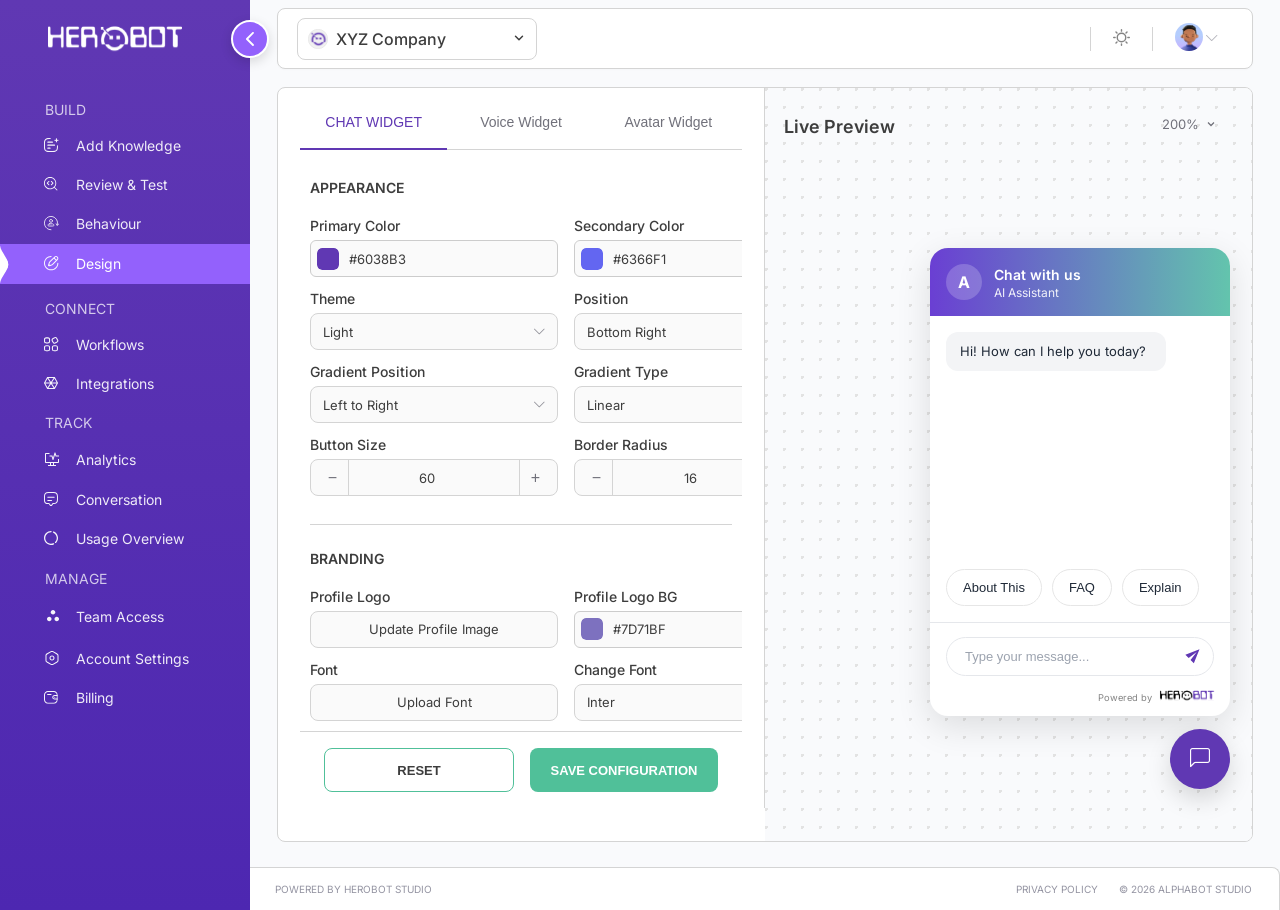
<file: dashboard/design.html>
<!DOCTYPE html>
<html lang="en" data-theme="light">

<head>
    <meta charset="UTF-8" />
    <meta name="viewport" content="width=device-width, initial-scale=1.0" />
    <title>Herobot Add Knowledge</title>
    <link rel="preconnect" href="https://fonts.googleapis.com">
    <link rel="preconnect" href="https://fonts.gstatic.com" crossorigin>
    <link href="https://fonts.googleapis.com/css2?family=Inter:ital,opsz,wght@0,14..32,100..900;1,14..32,100..900&display=swap" rel="stylesheet">
    <link rel="stylesheet" href="https://cdn.jsdelivr.net/npm/bootstrap-icons@1.13.1/font/bootstrap-icons.min.css">
    <link rel="stylesheet" href="source/style.css">
    <link rel="stylesheet" href="source/design.css">
</head>

<body>
    <div class="app">
        <aside class="sidebar">
            <div class="logo-wrap">
                <div class="logo" id="logo-big">
                    <img src="./images/logo.svg" alt="Herobot logo">
                </div>
                <div class="logo-icon" id="logo-small">
                    <img src="./images/Logos/White Icon.png" alt="Herobot logo">
                </div>
                <button class="collapse-btn" id="sidebarToggle" aria-label="Collapse sidebar" aria-expanded="true">
                    <img src="images/arrow-left.svg" />
                </button>
            </div>

            <div class="nav-section-top">
                <div class="nav-title">Build</div>
                <ul class="sidebar-menu">
                    <li><a href="#" class="nav-item"><span class="icon"><i><img src="./images/Navigation/addKnowledge.svg" /></i></span><span class="text">Add Knowledge</span></a></li>
                    <li><a href="#" class="nav-item"><span class="icon"><i><img src="./images/Navigation/reviewAndTest.svg" /></i></span><span class="text">Review &amp; Test</span></a></li>
                    <li><a href="#" class="nav-item"><span class="icon"><i><img src="./images/Navigation/Behaviour.svg" /></i></span><span class="text">Behaviour</span></a></li>
                    <li><a href="#" class="nav-item active"><span class="icon"><i><img src="./images/Navigation/Design.svg" /></i></span><span class="text">Design</span></a></li>
                </ul>
            </div>

            <div class="nav-section">
                <div class="nav-title">Connect</div>
                <ul class="sidebar-menu">
                    <li><a href="#" class="nav-item"><span class="icon"><i><img src="./images/Navigation/Workflows.svg" /></i></span><span class="text">Workflows</span></a></li>
                    <li><a href="#" class="nav-item"><span class="icon"><i><img src="./images/Navigation/Integrations.svg" /></i></span><span class="text">Integrations</span></a></li>
                </ul>
            </div>

            <div class="nav-section">
                <div class="nav-title">Track</div>
                <ul class="sidebar-menu">
                    <li><a href="#" class="nav-item"><span class="icon"><i><img src="./images/Navigation/Analytics.svg" /></i></span><span class="text">Analytics</span></a></li>
                    <li><a href="#" class="nav-item"><span class="icon"><i><img src="./images/Navigation/Conversation.svg" /></i></span><span class="text">Conversation</span></a></li>
                    <li><a href="#" class="nav-item"><span class="icon"><i><img src="./images/Navigation/usageOverview.svg" /></i></span><span class="text">Usage Overview</span></a></li>
                </ul>
            </div>

            <div class="nav-section">
                <div class="nav-title">Manage</div>
                <ul class="sidebar-menu">
                    <li><a href="#" class="nav-item"><span class="icon"><i><img src="./images/Navigation/team.svg" /></i></span><span class="text">Team Access</span></a></li>
                    <li><a href="#" class="nav-item"><span class="icon"><i><img src="./images/Navigation/accountSettings.svg" /></i></span><span class="text">Account Settings</span></a></li>
                    <li><a href="#" class="nav-item"><span class="icon"><i><img src="./images/Navigation/Billing.svg" /></i></span><span class="text">Billing</span></a></li>
                </ul>
            </div>
        </aside>

        <main class="main">
            <header class="topbar">
                <div class="topbar-left">
                    <div class="bot-selector">
                        <div class="leftIconLogo">
                        <img src="images/logo-icon.svg"/>
                        <span>XYZ Company</span>
                        </div>
                        <div class="rightIconselect">
                        <svg class="chevron" width="14" height="14" viewBox="0 0 24 24" fill="none" stroke="currentColor" stroke-width="2.5" stroke-linecap="round" stroke-linejoin="round">
                        <polyline points="6 9 12 15 18 9"></polyline>
                        </svg>
                        </div>
                    </div>
                </div>
                <span class="topbar-divider"></span>
                <span class="top-icon">
                    <svg width="17" height="17" viewBox="0 0 24 24" fill="none" stroke="#848484" stroke-width="2" stroke-linecap="round" stroke-linejoin="round">
                        <circle cx="12" cy="12" r="6"></circle>
                        <line x1="12" y1="1" x2="12" y2="3"></line>
                        <line x1="12" y1="21" x2="12" y2="23"></line>
                        <line x1="4.22" y1="4.22" x2="5.64" y2="5.64"></line>
                        <line x1="18.36" y1="18.36" x2="19.78" y2="19.78"></line>
                        <line x1="1" y1="12" x2="3" y2="12"></line>
                        <line x1="21" y1="12" x2="23" y2="12"></line>
                        <line x1="4.22" y1="19.78" x2="5.64" y2="18.36"></line>
                        <line x1="18.36" y1="5.64" x2="19.78" y2="4.22"></line>
                    </svg>
                </span>
                <span class="topbar-divider"></span>
                <div class="avatar-menu" id="avatarMenu">
                    <button class="avatar-trigger" id="avatarToggle" aria-label="Open user menu" aria-expanded="false" aria-haspopup="true">
                        <div class="avatar" aria-hidden="true"><img src="images/user.svg" alt="user" /></div>
                        <i class="bi bi-chevron-down top-icon"></i>
                    </button>
                    <div class="avatar-dropdown" id="avatarDropdown">
                        <a class="dropdown-item" href="#"><span><i class="bi bi-person"></i></span><span>My Profile</span></a>
                        <a class="dropdown-item" href="#"><span><i class="bi bi-gear"></i></span><span>Account Settings</span></a>
                        <div class="dropdown-divider"></div>
                        <a class="dropdown-item" href="#"><span><i class="bi bi-box-arrow-right"></i></span><span>Logout</span></a>
                    </div>
                </div>
            </header>

            <section class="workspace review-section">
                
                <div class="design-left left-pane">
                    <!-- Tabs -->
                    <div class="cw-tabs" role="tablist">
                    <button class="cw-tab active" data-tab="chat" role="tab" aria-selected="true">Chat Widget</button>
                    <button class="cw-tab" data-tab="voice" role="tab" aria-selected="false">Voice Widget</button>
                    <button class="cw-tab" data-tab="avatar" role="tab" aria-selected="false">Avatar Widget</button>
                    </div>

                    <!-- CHAT WIDGET FORM -->
                    <div class="cw-form-body" id="tabChat">

                    <!-- APPEARANCE -->
                    <div class="cw-section">
                        <p class="cw-section-title">Appearance</p>
                        <div class="cw-grid">

                        <div class="cw-field">
                            <label class="cw-label">Primary Color</label>
                            <div class="cw-color-row">
                            <input type="color" class="cw-color-swatch" id="primaryColor" value="#6038B3">
                            <input type="text" class="cw-color-hex" id="primaryHex" value="#6038B3" maxlength="7">
                            </div>
                        </div>

                        <div class="cw-field">
                            <label class="cw-label">Secondary Color</label>
                            <div class="cw-color-row">
                            <input type="color" class="cw-color-swatch" id="secondaryColor" value="#6366F1">
                            <input type="text" class="cw-color-hex" id="secondaryHex" value="#6366F1" maxlength="7">
                            </div>
                        </div>

                        <div class="cw-field">
                            <label class="cw-label">Theme</label>
                            <div class="cw-select-wrap">
                            <select class="cw-select" id="themeSelect">
                                <option value="light" selected>Light</option>
                                <option value="dark">Dark</option>
                                <option value="auto">Auto</option>
                            </select>
                            </div>
                        </div>

                        <div class="cw-field">
                            <label class="cw-label">Position</label>
                            <div class="cw-select-wrap">
                            <select class="cw-select" id="positionSelect">
                                <option value="bottom-right" selected>Bottom Right</option>
                                <option value="bottom-left">Bottom Left</option>
                                <option value="top-right">Top Right</option>
                                <option value="top-left">Top Left</option>
                            </select>
                            </div>
                        </div>

                        <div class="cw-field">
                            <label class="cw-label">Gradient Position</label>
                            <div class="cw-select-wrap">
                            <select class="cw-select">
                                <option selected>Left to Right</option>
                                <option>Right to Left</option>
                                <option>Top to Bottom</option>
                                <option>Bottom to Top</option>
                                <option>Diagonal</option>
                            </select>
                            </div>
                        </div>

                        <div class="cw-field">
                            <label class="cw-label">Gradient Type</label>
                            <div class="cw-select-wrap">
                            <select class="cw-select">
                                <option selected>Linear</option>
                                <option>Radial</option>
                                <option>None</option>
                            </select>
                            </div>
                        </div>

                        <div class="cw-field">
                            <label class="cw-label">Button Size</label>
                            <div class="cw-stepper">
                            <button type="button" class="cw-stepper-btn" data-action="dec" data-target="btnSize">−</button>
                            <input type="number" class="cw-stepper-input" id="btnSize" value="60" min="40" max="100">
                            <button type="button" class="cw-stepper-btn" data-action="inc" data-target="btnSize">+</button>
                            </div>
                        </div>

                        <div class="cw-field">
                            <label class="cw-label">Border Radius</label>
                            <div class="cw-stepper">
                            <button type="button" class="cw-stepper-btn" data-action="dec" data-target="borderRadius">−</button>
                            <input type="number" class="cw-stepper-input" id="borderRadius" value="16" min="0" max="50">
                            <button type="button" class="cw-stepper-btn" data-action="inc" data-target="borderRadius">+</button>
                            </div>
                        </div>

                        </div>
                    </div>

                    <div class="cw-divider"></div>

                    <!-- BRANDING -->
                    <div class="cw-section">
                        <p class="cw-section-title">Branding</p>
                        <div class="cw-grid">

                        <div class="cw-field">
                            <label class="cw-label">Profile Logo</label>
                            <button type="button" class="cw-upload-btn">Update Profile Image</button>
                        </div>

                        <div class="cw-field">
                            <label class="cw-label">Profile Logo BG</label>
                            <div class="cw-color-row">
                            <input type="color" class="cw-color-swatch" id="logoBgColor" value="#7D71BF">
                            <input type="text" class="cw-color-hex" id="logoBgHex" value="#7D71BF" maxlength="7">
                            </div>
                        </div>

                        <div class="cw-field">
                            <label class="cw-label">Font</label>
                            <button type="button" class="cw-upload-btn">Upload Font</button>
                        </div>

                        <div class="cw-field">
                            <label class="cw-label">Change Font</label>
                            <div class="cw-select-wrap">
                            <select class="cw-select">
                                <option selected>Inter</option>
                                <option>Roboto</option>
                                <option>Open Sans</option>
                                <option>Poppins</option>
                                <option>Lato</option>
                            </select>
                            </div>
                        </div>

                        <div class="cw-field">
                            <label class="cw-label">Header Title</label>
                            <input type="text" class="cw-input" id="headerTitle" value="Chat with us" placeholder="Chat with us">
                        </div>

                        <div class="cw-field">
                            <label class="cw-label">Company Name</label>
                            <input type="text" class="cw-input" id="companyName" value="AI Assistant" placeholder="AI Assistant">
                        </div>

                        <div class="cw-field">
                            <label class="cw-label">Chat Bubble Color</label>
                            <div class="cw-color-row">
                            <input type="color" class="cw-color-swatch" id="bubbleColor" value="#6038B3">
                            <input type="text" class="cw-color-hex" id="bubbleHex" value="#6038B3" maxlength="7">
                            </div>
                        </div>

                        <div class="cw-field">
                            <label class="cw-label">Avatar URL (Optional)</label>
                            <input type="text" class="cw-input" placeholder="https://example.com/avatar.png">
                        </div>

                        </div>
                    </div>

                    <div class="cw-divider"></div>

                    <!-- CHAT BEHAVIOUR -->
                    <div class="cw-section">
                        <p class="cw-section-title">Chat Behaviour</p>
                        <div class="cw-grid">

                        <div class="cw-field">
                            <label class="cw-label">OTP Required</label>
                            <div class="cw-select-wrap">
                            <select class="cw-select">
                                <option selected>Yes</option>
                                <option>No</option>
                            </select>
                            </div>
                        </div>

                        <div class="cw-field">
                            <label class="cw-label">OTP Source</label>
                            <div class="cw-select-wrap">
                            <select class="cw-select">
                                <option selected>SMS</option>
                                <option>Email</option>
                                <option>WhatsApp</option>
                            </select>
                            </div>
                        </div>

                        <div class="cw-field cw-full">
                            <label class="cw-label">Input Placeholder</label>
                            <input type="text" class="cw-input" id="inputPlaceholder" value="Type your message..." placeholder="Type your message...">
                        </div>

                        <div class="cw-field cw-full">
                            <label class="cw-label">Welcome Message</label>
                            <input type="text" class="cw-input" id="welcomeMsg" value="Hi! How can I help you today?...." placeholder="Hi! How can I help you today?">
                        </div>

                        <div class="cw-field">
                            <label class="cw-label">Time Out</label>
                            <div class="cw-select-wrap">
                            <select class="cw-select">
                                <option selected>Yes</option>
                                <option>No</option>
                            </select>
                            </div>
                        </div>

                        <div class="cw-field">
                            <label class="cw-label">Time</label>
                            <div class="cw-stepper">
                            <button type="button" class="cw-stepper-btn" data-action="dec" data-target="timeoutVal">−</button>
                            <input type="text" class="cw-stepper-input" id="timeoutVal" value="1 Min">
                            <button type="button" class="cw-stepper-btn" data-action="inc" data-target="timeoutVal">+</button>
                            </div>
                        </div>

                        <div class="cw-field cw-full">
                            <label class="cw-label">Input Placeholder</label>
                            <input type="text" class="cw-input" value="Are we still connected?" placeholder="Are we still connected?">
                        </div>

                        </div>
                    </div>

                    <div class="cw-divider"></div>

                    <!-- SUGGESTED MESSAGES -->
                    <div class="cw-section">
                        <p class="cw-section-title">Suggested Message</p>
                        <button type="button" class="cw-suggest-add" id="addSuggestBtn">
                        <span style="font-size:16px">+</span> Add Suggested Message
                        </button>
                        <div class="cw-suggest-list" id="suggestList">
                        <div class="cw-suggest-item">
                            <span class="cw-drag-handle"><i class="bi bi-grip-vertical"></i></span>
                            <span class="cw-suggest-text">About This</span>
                            <button type="button" class="cw-suggest-del" aria-label="Remove">
                            <i class="bi bi-trash3"></i>
                            </button>
                        </div>
                        <div class="cw-suggest-item">
                            <span class="cw-drag-handle"><i class="bi bi-grip-vertical"></i></span>
                            <span class="cw-suggest-text">FAQ</span>
                            <button type="button" class="cw-suggest-del" aria-label="Remove">
                            <i class="bi bi-trash3"></i>
                            </button>
                        </div>
                        <div class="cw-suggest-item">
                            <span class="cw-drag-handle"><i class="bi bi-grip-vertical"></i></span>
                            <span class="cw-suggest-text">Explain</span>
                            <button type="button" class="cw-suggest-del" aria-label="Remove">
                            <i class="bi bi-trash3"></i>
                            </button>
                        </div>
                        </div>
                    </div>

                    <div class="cw-divider"></div>

                    <!-- TOGGLES -->
                    <div class="cw-section">
                        <div class="cw-toggle-row">
                        <div class="cw-toggle-info">
                            <div class="cw-toggle-label">Show Source Citations</div>
                            <div class="cw-toggle-desc">Display where answers came from</div>
                        </div>
                        <label class="cw-switch">
                            <input type="checkbox" checked id="toggleCitations">
                            <span class="cw-slider"></span>
                        </label>
                        </div>

                        <div class="cw-toggle-row">
                        <div class="cw-toggle-info">
                            <div class="cw-toggle-label">Auto Open Widget</div>
                            <div class="cw-toggle-desc">Automatically open after delay</div>
                        </div>
                        <label class="cw-switch">
                            <input type="checkbox" id="toggleAutoOpen">
                            <span class="cw-slider"></span>
                        </label>
                        </div>

                        <div class="cw-toggle-row">
                        <div class="cw-toggle-info">
                            <div class="cw-toggle-label">Remove Powered By</div>
                            <div class="cw-toggle-desc">Upgrade your plan to remove this feature</div>
                        </div>
                        <label class="cw-switch">
                            <input type="checkbox" checked id="togglePoweredBy">
                            <span class="cw-slider"></span>
                        </label>
                        </div>
                    </div>

                    </div><!-- /cw-form-body -->

                    <!-- Voice Widget Tab -->
                    <div class="cw-form-body" id="tabVoice" style="display:none">
                      <div class="vw-section">
                        <div class="vw-head">
                          <h3>VOICE CONFIGURATION</h3>
                          <label class="vw-switch-row">
                            <span>Use Voice Feature</span>
                            <label class="vw-switch">
                              <input type="checkbox" id="voiceFeatureToggle" checked>
                              <span class="cw-slider"></span>
                            </label>
                          </label>
                        </div>
                      </div>
                      <div class="voice-widget-panel">

                        <!-- Voice Configuration -->
                        <div class="vw-section">
                          

                          <div class="vw-field vw-mode-field">
                            <label>Mode</label>
                            <div class="vw-select-wrap">
                              <select class="vw-select" id="voiceMode">
                                <option selected>Chat Bubble</option>
                                <option>Full Screen</option>
                                <option>Floating</option>
                              </select>
                            </div>
                          </div>

                          <div class="vw-field">
                            <label>Language</label>
                            <div class="vw-select-wrap">
                              <select class="vw-select" id="voiceLanguage">
                                <option selected>English (US)</option>
                                <option>English (UK)</option>
                                <option>Hindi</option>
                                <option>Spanish</option>
                                <option>French</option>
                                <option>German</option>
                              </select>
                            </div>
                          </div>

                          <!-- Voice Avatars -->
                          <div class="vw-voices">
                            <div class="vw-col">
                              <div class="vw-col-title">Female</div>

                              <label class="vw-voice-card active">
                                <input type="radio" name="voiceSelect" value="lucy" checked>
                                <span class="vw-radio"></span>
                                <span class="vw-avatar-circle vw-avatar-f1"></span>
                                <span class="vw-name">Lucy</span>
                                <button type="button" class="vw-play active" aria-label="Play Lucy"><i class="bi bi-pause-fill"></i></button>
                              </label>

                              <label class="vw-voice-card">
                                <input type="radio" name="voiceSelect" value="martha">
                                <span class="vw-radio"></span>
                                <span class="vw-avatar-circle vw-avatar-f2"></span>
                                <span class="vw-name">Martha</span>
                                <button type="button" class="vw-play" aria-label="Play Martha"><i class="bi bi-play-fill"></i></button>
                              </label>

                              <label class="vw-voice-card">
                                <input type="radio" name="voiceSelect" value="sara">
                                <span class="vw-radio"></span>
                                <span class="vw-avatar-circle vw-avatar-f3"></span>
                                <span class="vw-name">Sara</span>
                                <button type="button" class="vw-play" aria-label="Play Sara"><i class="bi bi-play-fill"></i></button>
                              </label>

                              <label class="vw-voice-card">
                                <input type="radio" name="voiceSelect" value="sandra">
                                <span class="vw-radio"></span>
                                <span class="vw-avatar-circle vw-avatar-f4"></span>
                                <span class="vw-name">Sandra</span>
                                <button type="button" class="vw-play" aria-label="Play Sandra"><i class="bi bi-play-fill"></i></button>
                              </label>
                            </div>

                            <div class="vw-col">
                              <div class="vw-col-title">Male</div>

                              <label class="vw-voice-card">
                                <input type="radio" name="voiceSelect" value="ingersol">
                                <span class="vw-radio"></span>
                                <span class="vw-avatar-circle vw-avatar-m1"></span>
                                <span class="vw-name">Ingersol</span>
                                <button type="button" class="vw-play" aria-label="Play Ingersol"><i class="bi bi-play-fill"></i></button>
                              </label>

                              <label class="vw-voice-card">
                                <input type="radio" name="voiceSelect" value="rahul">
                                <span class="vw-radio"></span>
                                <span class="vw-avatar-circle vw-avatar-m2"></span>
                                <span class="vw-name">Rahul</span>
                                <button type="button" class="vw-play" aria-label="Play Rahul"><i class="bi bi-play-fill"></i></button>
                              </label>

                              <label class="vw-voice-card">
                                <input type="radio" name="voiceSelect" value="vivek">
                                <span class="vw-radio"></span>
                                <span class="vw-avatar-circle vw-avatar-m3"></span>
                                <span class="vw-name">Vivek</span>
                                <button type="button" class="vw-play" aria-label="Play Vivek"><i class="bi bi-play-fill"></i></button>
                              </label>

                              <label class="vw-voice-card">
                                <input type="radio" name="voiceSelect" value="mohsin">
                                <span class="vw-radio"></span>
                                <span class="vw-avatar-circle vw-avatar-m4"></span>
                                <span class="vw-name">Mohsin</span>
                                <button type="button" class="vw-play" aria-label="Play Mohsin"><i class="bi bi-play-fill"></i></button>
                              </label>
                            </div>
                          </div>
                        </div>

                        <div class="cw-divider"></div>

                        <!-- Voice Controls -->
                        <div class="vw-section">
                          <h3>VOICE CONTROLS</h3>
                          <div class="vw-controls">
                            <div class="vw-control">
                              <div class="vw-control-label">Speech Speed</div>
                              <div class="vw-range-row">
                                <span>Slow</span>
                                <input type="range" min="0" max="100" value="40" id="speechSpeed" class="vw-range">
                                <span id="speechSpeedVal">1.0x</span>
                              </div>
                            </div>
                            <div class="vw-control">
                              <div class="vw-control-label">Pitch</div>
                              <div class="vw-range-row">
                                <span>Slow</span>
                                <input type="range" min="0" max="100" value="80" id="pitchSpeed" class="vw-range vw-range-2">
                                <span id="pitchSpeedVal">1.0x</span>
                              </div>
                            </div>
                          </div>
                        </div>

                        <div class="cw-divider"></div>

                        <!-- Audio Settings -->
                        <div class="vw-section">
                          <h3>AUDIO SETTINGS</h3>
                          <div class="vw-audio-grid">
                            <div class="vw-field">
                              <label class="vw-field-label">Select Microphone</label>
                              <div class="vw-select-wrap vw-mic-select">
                                <select class="vw-select" id="microphoneSelect">
                                  <option selected>Built in Microphone</option>
                                  <option>External Microphone</option>
                                  <option>Headset Microphone</option>
                                </select>
                              </div>
                            </div>

                            <div class="vw-field">
                              <label class="vw-field-label">Welcome Message</label>
                              <input type="text" class="vw-input" id="voiceWelcomeMsg" value="Hi! How can I help you today?....">
                            </div>

                            <div class="vw-field">
                              <label class="vw-field-label">Audio</label>
                              <div class="vw-toggle-input">
                                <input type="text" class="vw-input" value="Voice Input" readonly>
                                <label class="vw-mini-switch">
                                  <input type="checkbox" id="audioToggle" checked>
                                  <span class="cw-slider"></span>
                                </label>
                              </div>
                            </div>

                            <div class="vw-field">
                              <label class="vw-field-label">Response Mode</label>
                              <div class="vw-select-wrap">
                                <select class="vw-select" id="responseModeSelect">
                                  <option selected>Chat with Voice</option>
                                  <option>Voice Only</option>
                                  <option>Text + Voice</option>
                                </select>
                              </div>
                            </div>
                          </div>

                          <div class="vw-bottom-toggles">
                            <label class="vw-check">
                              <input type="checkbox" id="noiseReduction" checked>
                              <span class="cw-slider"></span>
                              <span class="vw-check-span">Noise Reduction</span>
                            </label>
                            <label class="vw-check">
                              <input type="checkbox" id="echoCancellation">
                              <span class="cw-slider"></span>
                              <span class="vw-check-span">Echo Cancellation</span>
                            </label>
                          </div>
                        </div>

                      </div><!-- /voice-widget-panel -->
                    </div><!-- /tabVoice -->

                                        <!-- Avatar Widget Tab -->
                    <div class="cw-form-body" id="tabAvatar" style="display:none">
                      <!-- Header -->
                        <div class="aw-head">
                          <h3>AVATAR CONFIGURATION</h3>
                          <label class="vw-switch-row">
                            <span>Use Avatar Feature</span>
                            <label class="vw-switch">
                              <input type="checkbox" id="avatarFeatureToggle" checked>
                              <span class="cw-slider"></span>
                            </label>
                          </label>
                        </div>


                      <div class="aw-panel">
                        <!-- Ethnicity -->
                        <div class="aw-field">
                          <label class="aw-label">Ethnicity</label>
                          <div class="vw-select-wrap">
                            <select class="vw-select" id="avatarEthnicity">
                              <option>African</option>
                              <option>Asian</option>
                              <option>Caucasian</option>
                              <option selected>Indian</option>
                              <option>Latino</option>
                              <option>Middle Eastern</option>
                            </select>
                          </div>
                        </div>

                        <!-- Appearance toggle -->
                        <div class="aw-field">
                          <label class="aw-label">Appearance</label>
                          <div class="aw-btn-group" id="appearanceGroup">
                            <button type="button" class="aw-btn-opt" data-val="full">Full Body</button>
                            <button type="button" class="aw-btn-opt active" data-val="half">Half Body</button>
                            <button type="button" class="aw-btn-opt" data-val="face">Face Only</button>
                          </div>
                        </div>

                        <!-- Gender tabs -->
                        <div class="aw-gender-tabs">
                          <button type="button" class="aw-gender-tab" id="genderFemale">Female</button>
                          <span class="aw-gender-sep">|</span>
                          <button type="button" class="aw-gender-tab active" id="genderMale">Male</button>
                        </div>

                        <!-- Avatar Carousel -->
                        <div class="aw-carousel-wrap">
                          <button type="button" class="aw-carousel-arrow aw-prev" id="awPrev" aria-label="Previous">
                            <i class="bi bi-chevron-left"></i>
                          </button>
                          <div class="aw-carousel" id="awCarousel">
                            <div class="aw-char-slide" data-idx="0">
                              <div class="aw-char-figure aw-char-c1"></div>
                            </div>
                            <div class="aw-char-slide" data-idx="1">
                              <div class="aw-char-figure aw-char-c2"></div>
                            </div>
                            <div class="aw-char-slide aw-char-selected" data-idx="2">
                              <div class="aw-char-figure aw-char-c3"></div>
                            </div>
                            <div class="aw-char-slide" data-idx="3">
                              <div class="aw-char-figure aw-char-c4"></div>
                            </div>
                            <div class="aw-char-slide" data-idx="4">
                              <div class="aw-char-figure aw-char-c5"></div>
                            </div>
                          </div>
                          <button type="button" class="aw-carousel-arrow aw-next" id="awNext" aria-label="Next">
                            <i class="bi bi-chevron-right"></i>
                          </button>
                        </div>

                        <!-- Style -->
                        <div class="aw-field">
                          <label class="aw-label">Style</label>
                          <div class="aw-btn-group" id="styleGroup">
                            <button type="button" class="aw-btn-opt active" data-val="formal">Formal</button>
                            <button type="button" class="aw-btn-opt" data-val="casual">Casual</button>
                            <button type="button" class="aw-btn-opt" data-val="native">Native</button>
                          </div>
                        </div>

                        <div class="cw-divider"></div>

                        <!-- Character Animation -->
                        <div class="aw-anim-section">
                          <div class="aw-anim-head">
                            <span class="aw-label">Character Animation On Inactive Mode</span>
                            <label class="aw-deselect-all">
                              <span>Deselect All</span>
                              <input type="checkbox" id="awDeselectAll" checked>
                              <span class="aw-check-box"><i class="bi bi-check2"></i></span>
                            </label>
                          </div>
                          <div class="aw-anim-list">
                            <label class="aw-anim-item">
                              <input type="checkbox" class="aw-anim-cb" checked> <span class="aw-check-box"><i class="bi bi-check2"></i></span> Waving
                            </label>
                            <span class="aw-anim-sep">|</span>
                            <label class="aw-anim-item">
                              <input type="checkbox" class="aw-anim-cb" checked> <span class="aw-check-box"><i class="bi bi-check2"></i></span> Winking
                            </label>
                            <span class="aw-anim-sep">|</span>
                            <label class="aw-anim-item">
                              <input type="checkbox" class="aw-anim-cb" checked> <span class="aw-check-box"><i class="bi bi-check2"></i></span> Moving
                            </label>
                            <span class="aw-anim-sep">|</span>
                            <label class="aw-anim-item">
                              <input type="checkbox" class="aw-anim-cb" checked> <span class="aw-check-box"><i class="bi bi-check2"></i></span> Shaking
                            </label>
                          </div>
                        </div>

                        <div class="cw-divider"></div>

                        <!-- Animation Settings -->
                        <div class="aw-section">
                          <h4 class="aw-section-title">ANIMATION SETTINGS</h4>
                          <div class="aw-settings-grid">

                            <div class="aw-setting-field">
                              <label class="aw-label">Avatar Size <span class="aw-info-icon" title="Size of the avatar character"><i class="bi bi-info-circle"></i></span></label>
                              <div class="cw-stepper">
                                <button type="button" class="cw-stepper-btn" data-action="dec" data-target="awAvatarSize">−</button>
                                <input type="number" class="cw-stepper-input" id="awAvatarSize" value="80" min="40" max="200">
                                <button type="button" class="cw-stepper-btn" data-action="inc" data-target="awAvatarSize">+</button>
                              </div>
                            </div>

                            <div class="aw-setting-field">
                              <label class="aw-label">Button Size</label>
                              <div class="cw-stepper">
                                <button type="button" class="cw-stepper-btn" data-action="dec" data-target="awBtnSize">−</button>
                                <input type="number" class="cw-stepper-input" id="awBtnSize" value="60" min="40" max="100">
                                <button type="button" class="cw-stepper-btn" data-action="inc" data-target="awBtnSize">+</button>
                              </div>
                            </div>

                            <div class="aw-setting-field">
                              <label class="aw-label">Inactive Timeout</label>
                              <div class="vw-select-wrap">
                                <select class="vw-select" id="awInactiveTimeout">
                                  <option>5 Sec</option>
                                  <option selected>10 Sec</option>
                                  <option>15 Sec</option>
                                  <option>30 Sec</option>
                                  <option>60 Sec</option>
                                </select>
                              </div>
                            </div>

                            <div class="aw-setting-field">
                              <label class="aw-label">Animation Type</label>
                              <div class="vw-select-wrap">
                                <select class="vw-select" id="awAnimType">
                                  <option selected>Slide In</option>
                                  <option>Fade In</option>
                                  <option>Bounce</option>
                                  <option>Zoom In</option>
                                </select>
                              </div>
                            </div>

                            <div class="aw-setting-field">
                              <label class="aw-label">Sleep Behaviour</label>
                              <div class="vw-select-wrap">
                                <select class="vw-select" id="awSleepBehaviour">
                                  <option selected>Dim Avatar</option>
                                  <option>Hide Avatar</option>
                                  <option>Freeze</option>
                                </select>
                              </div>
                            </div>

                            <div class="aw-setting-field">
                              <label class="aw-label">Change To Active</label>
                              <div class="vw-select-wrap">
                                <select class="vw-select" id="awChangeActive">
                                  <option selected>Hover</option>
                                  <option>Click</option>
                                  <option>Message</option>
                                </select>
                              </div>
                            </div>

                            <div class="aw-setting-field">
                              <label class="aw-label">Animation Speed</label>
                              <div class="vw-select-wrap">
                                <select class="vw-select" id="awAnimSpeed">
                                  <option>Slow</option>
                                  <option selected>Normal</option>
                                  <option>Fast</option>
                                </select>
                              </div>
                            </div>

                            <div class="aw-setting-field">
                              <label class="aw-label">Animation Duration</label>
                              <div class="vw-select-wrap">
                                <select class="vw-select" id="awAnimDuration">
                                  <option>1 Sec</option>
                                  <option>2 Sec</option>
                                  <option selected>3 Sec</option>
                                  <option>5 Sec</option>
                                </select>
                              </div>
                            </div>

                            <div class="aw-setting-field">
                              <label class="aw-label">Character Position</label>
                              <div class="vw-select-wrap">
                                <select class="vw-select" id="awCharPosition">
                                  <option selected>Left</option>
                                  <option>Right</option>
                                  <option>Center</option>
                                </select>
                              </div>
                            </div>

                            <div class="aw-setting-field">
                              <label class="aw-label">Auto Pop Out</label>
                              <div class="vw-select-wrap">
                                <select class="vw-select" id="awAutoPopOut">
                                  <option selected>Yes</option>
                                  <option>No</option>
                                </select>
                              </div>
                            </div>

                            <div class="aw-setting-field">
                              <label class="aw-label">Avatar Message Bubble</label>
                              <div class="vw-select-wrap">
                                <select class="vw-select" id="awMsgBubble">
                                  <option selected>Yes</option>
                                  <option>No</option>
                                </select>
                              </div>
                            </div>

                            <div class="aw-setting-field">
                              <label class="aw-label">Message Bubble <span class="aw-info-icon" title="Control bubble visibility"><i class="bi bi-info-circle"></i></span></label>
                              <div class="vw-select-wrap">
                                <select class="vw-select" id="awMsgBubbleVis">
                                  <option selected>Show</option>
                                  <option>Hide</option>
                                  <option>Auto</option>
                                </select>
                              </div>
                            </div>

                            <div class="aw-setting-field">
                              <label class="aw-label">Response Mode</label>
                              <div class="vw-select-wrap">
                                <select class="vw-select" id="awResponseMode">
                                  <option selected>Avatar with Chat</option>
                                  <option>Avatar Only</option>
                                  <option>Chat Only</option>
                                </select>
                              </div>
                            </div>

                            <div class="aw-setting-field">
                              <label class="aw-label">Dummy Text</label>
                              <div class="vw-select-wrap">
                                <select class="vw-select" id="awDummyText">
                                  <option selected>Show</option>
                                  <option>Hide</option>
                                </select>
                              </div>
                            </div>

                          </div>
                        </div>

                      </div><!-- /aw-panel -->
                    </div><!-- /tabAvatar -->

                    <!-- Footer buttons -->
                    <div class="cw-footer">
                    <button type="button" class="cw-btn-reset" id="cwReset">Reset</button>
                    <button type="button" class="cw-btn-save" id="cwSave">Save Configuration</button>
                    </div>

                </div><!-- /design-left -->

                <div class="right-pane" id="rightPane">
                    <h2>Live Preview</h2>
                    <div class="cw-zoom-select">
                        <span id="zoomLabel">200%</span>
                        <svg width="12" height="12" viewBox="0 0 24 24" fill="none" stroke="currentColor" stroke-width="2.5"><polyline points="6 9 12 15 18 9"/></svg>
                    </div>

                    <!-- Chat Widget Preview (default) -->
                    <div class="rp-chat-preview" id="rpChatPreview">
                      <div class="chat" id="chatBox">
                          <div class="chat-head">
                              <div class="avatar">A</div>
                              <div>
                                  <div class="chat-title">Chat with us</div>
                                  <div class="chat-sub">AI Assistant</div>
                              </div>
                          </div>
                          <div class="chat-body">
                              <div class="bubble">Hi! How can I help you today?</div>
                          </div>
                          <div class="chat-actions"><button class="pill">About This</button><button class="pill">FAQ</button><button class="pill">Explain</button></div>
                          <div class="chat-input"><input type="text" placeholder="Type your message..." /><button class="send-chat"><img src="images/paper-plane-logo.svg" alt="Send chat" /></button></div>
                          <div class="chat-copyright">
                              Powered by <img src="images/chatbot-logo.svg" alt="logo-chatbot" />
                          </div>
                      </div>
                      <button class="fab" id="chatToggle"><i class="bi bi-chat-left"></i></button>
                    </div>

                    <!-- Avatar Widget Preview -->
                    <div class="rp-avatar-preview" id="rpAvatarPreview" style="display:none;">
                      <!-- Avatar Character -->
                      <div class="avp-character-wrap" id="avpCharWrap">
                        <div class="avp-character avp-char-c3" id="avpCharacter"></div>
                      </div>

                      <!-- Chat Bubble (half-body / full mode) -->
                      <div class="avp-chat-card" id="avpChatCard">
                        <div class="avp-chat-header">
                          <div class="avp-chat-avatar">A</div>
                          <div>
                            <div class="avp-chat-title" id="avpTitle">Chat with us</div>
                            <div class="avp-chat-sub" id="avpSub">AI Assistant</div>
                          </div>
                        </div>
                        <div class="avp-chat-body" id="avpChatBody">
                          <div class="avp-bot-msg">
                            <span class="avp-bot-icon">
                              <svg width="14" height="14" viewBox="0 0 24 24" fill="none" stroke="#7a4bd0" stroke-width="2"><circle cx="12" cy="12" r="10"/><path d="M8 14s1.5 2 4 2 4-2 4-2"/><line x1="9" y1="9" x2="9.01" y2="9"/><line x1="15" y1="9" x2="15.01" y2="9"/></svg>
                            </span>
                            <span class="avp-bot-text">Hi! How can I help you today?</span>
                          </div>
                        </div>
                        <div class="avp-chat-input-row">
                          <input type="text" class="avp-chat-input" placeholder="Type your message...">
                          <button class="avp-send-btn">
                            <svg width="14" height="14" viewBox="0 0 24 24" fill="none" stroke="#6038B3" stroke-width="2.5"><line x1="22" y1="2" x2="11" y2="13"/><polygon points="22 2 15 22 11 13 2 9 22 2"/></svg>
                          </button>
                          <button class="avp-mic-btn">
                            <svg width="14" height="14" viewBox="0 0 24 24" fill="none" stroke="white" stroke-width="2.5"><path d="M12 1a3 3 0 0 0-3 3v8a3 3 0 0 0 6 0V4a3 3 0 0 0-3-3z"/><path d="M19 10v2a7 7 0 0 1-14 0v-2"/><line x1="12" y1="19" x2="12" y2="23"/><line x1="8" y1="23" x2="16" y2="23"/></svg>
                          </button>
                        </div>
                        <div class="avp-powered">Powered by <strong>HER<span style="color:#6038B3">O</span>BOT</strong></div>
                      </div>

                      <!-- FAB buttons for avatar mode -->
                      <div class="avp-fab-row" id="avpFabRow">
                        <button class="avp-fab-outline"><svg width="16" height="16" viewBox="0 0 24 24" fill="none" stroke="#6038B3" stroke-width="2.5"><line x1="22" y1="2" x2="11" y2="13"/><polygon points="22 2 15 22 11 13 2 9 22 2"/></svg></button>
                        <button class="avp-fab-solid"><svg width="16" height="16" viewBox="0 0 24 24" fill="none" stroke="white" stroke-width="2.5"><path d="M12 1a3 3 0 0 0-3 3v8a3 3 0 0 0 6 0V4a3 3 0 0 0-3-3z"/><path d="M19 10v2a7 7 0 0 1-14 0v-2"/><line x1="12" y1="19" x2="12" y2="23"/><line x1="8" y1="23" x2="16" y2="23"/></svg></button>
                      </div>
                    </div>

                </div>
            </section>

            <footer class="footer">
                <span>Powered by Herobot Studio</span>
                <span>Privacy Policy &nbsp; &nbsp; &nbsp; © 2026 AlphaBOT Studio</span>
            </footer>
        </main>
    </div>

    <!-- Modal: always present in DOM, hidden via CSS class -->
    <div class="overlay" id="overlay">
        <div class="modal" id="modal" role="dialog" aria-modal="true" aria-labelledby="modalTitle">
            <div class="top">
                <div>
                    <h2 id="modalTitle">Add Documents</h2>
                    <p class="subtitle">If you are uploading a PDF, make sure you can select/highlight the text.</p>
                </div>
                <button class="close" id="closeBtn" aria-label="Close"><img src="images/CloseIcon.svg"></button>
            </div>

            <input id="fileInput" type="file" multiple accept=".pdf,.doc,.docx,.svg,.png,.jpg,.jpeg,.gif" />

            <div class="dropzone" id="dropzone">
                <div class="drop-inner" id="uploadLink">
                    <div class="icon-wrap" aria-hidden="true">
                        <i><img src="images/upload-icon.svg" /></i>
                    </div>
                    <p class="upload-text"><span class="upload-link">Click to upload</span> or drag and drop</p>
                    <div class="formats">PDF, DOC, DOCX, SVG, PNG, JPG or GIF (max. 800×400px)</div>
                </div>
            </div>

            <div class="file-list" id="fileList"></div>

            <div class="progress-wrap" id="progressWrap">
                <div class="progress-label"><span>Uploading</span><span id="progressPct">0%</span></div>
                <div class="bar"><span id="progressBar"></span></div>
            </div>

            <div class="success" id="successMsg">Upload completed successfully.</div>

            <div class="actions">
                <button class="btn cancel" id="cancelBtn">CANCEL</button>
                <button class="btn upload" id="uploadBtn">UPLOAD</button>
            </div>
        </div>
    </div>

    <!-- JS files loaded at end of body -->

    <!-- JS files loaded at end of body -->
    <script src="source/javascript.js"></script>
    <script src="source/modal.js"></script>
    <script src="source/review.js"></script>
    <script src="source/design.js"></script>
</body>

</html>
</file>
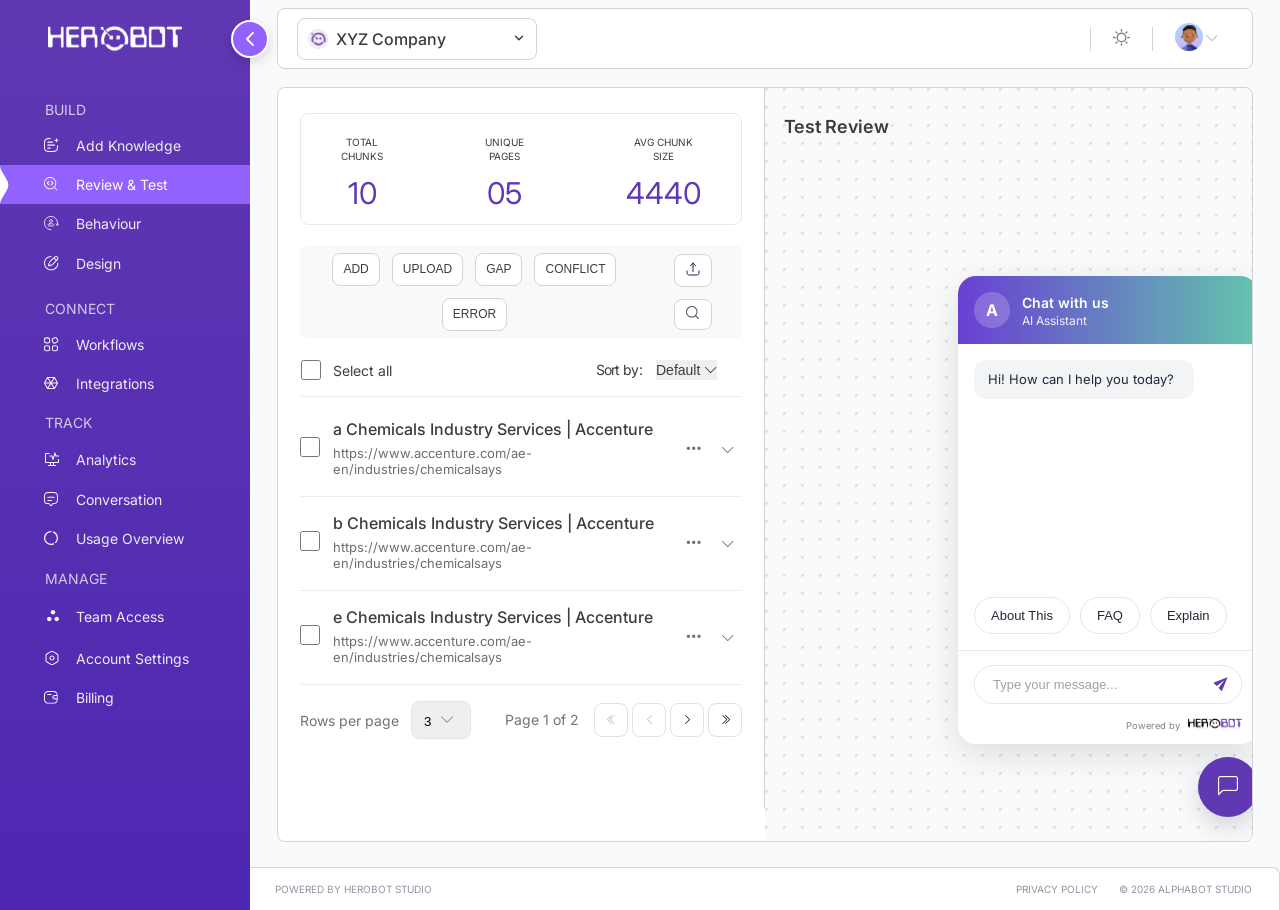
<file: dashboard/review.html>
<!DOCTYPE html>
<html lang="en" data-theme="light">

<head>
    <meta charset="UTF-8" />
    <meta name="viewport" content="width=device-width, initial-scale=1.0" />
    <title>Herobot Add Knowledge</title>
    <link rel="preconnect" href="https://fonts.googleapis.com">
    <link rel="preconnect" href="https://fonts.gstatic.com" crossorigin>
    <link href="https://fonts.googleapis.com/css2?family=Inter:ital,opsz,wght@0,14..32,100..900;1,14..32,100..900&display=swap" rel="stylesheet">
    <link rel="stylesheet" href="https://cdn.jsdelivr.net/npm/bootstrap-icons@1.13.1/font/bootstrap-icons.min.css">
    <link rel="stylesheet" href="source/style.css">
</head>

<body>
    <div class="app">
        <aside class="sidebar">
            <div class="logo-wrap">
                <div class="logo" id="logo-big">
                    <img src="./images/logo.svg" alt="Herobot logo">
                </div>
                <div class="logo-icon" id="logo-small">
                    <img src="./images/Logos/White Icon.png" alt="Herobot logo">
                </div>
                <button class="collapse-btn" id="sidebarToggle" aria-label="Collapse sidebar" aria-expanded="true">
                    <img src="images/arrow-left.svg" />
                </button>
            </div>

            <div class="nav-section-top">
                <div class="nav-title">Build</div>
                <ul class="sidebar-menu">
                    <li><a href="#" class="nav-item"><span class="icon"><i><img src="./images/Navigation/addKnowledge.svg" /></i></span><span class="text">Add Knowledge</span></a></li>
                    <li><a href="#" class="nav-item active"><span class="icon"><i><img src="./images/Navigation/reviewAndTest.svg" /></i></span><span class="text">Review &amp; Test</span></a></li>
                    <li><a href="#" class="nav-item"><span class="icon"><i><img src="./images/Navigation/Behaviour.svg" /></i></span><span class="text">Behaviour</span></a></li>
                    <li><a href="#" class="nav-item"><span class="icon"><i><img src="./images/Navigation/Design.svg" /></i></span><span class="text">Design</span></a></li>
                </ul>
            </div>

            <div class="nav-section">
                <div class="nav-title">Connect</div>
                <ul class="sidebar-menu">
                    <li><a href="#" class="nav-item"><span class="icon"><i><img src="./images/Navigation/Workflows.svg" /></i></span><span class="text">Workflows</span></a></li>
                    <li><a href="#" class="nav-item"><span class="icon"><i><img src="./images/Navigation/Integrations.svg" /></i></span><span class="text">Integrations</span></a></li>
                </ul>
            </div>

            <div class="nav-section">
                <div class="nav-title">Track</div>
                <ul class="sidebar-menu">
                    <li><a href="#" class="nav-item"><span class="icon"><i><img src="./images/Navigation/Analytics.svg" /></i></span><span class="text">Analytics</span></a></li>
                    <li><a href="#" class="nav-item"><span class="icon"><i><img src="./images/Navigation/Conversation.svg" /></i></span><span class="text">Conversation</span></a></li>
                    <li><a href="#" class="nav-item"><span class="icon"><i><img src="./images/Navigation/usageOverview.svg" /></i></span><span class="text">Usage Overview</span></a></li>
                </ul>
            </div>

            <div class="nav-section">
                <div class="nav-title">Manage</div>
                <ul class="sidebar-menu">
                    <li><a href="#" class="nav-item"><span class="icon"><i><img src="./images/Navigation/team.svg" /></i></span><span class="text">Team Access</span></a></li>
                    <li><a href="#" class="nav-item"><span class="icon"><i><img src="./images/Navigation/accountSettings.svg" /></i></span><span class="text">Account Settings</span></a></li>
                    <li><a href="#" class="nav-item"><span class="icon"><i><img src="./images/Navigation/Billing.svg" /></i></span><span class="text">Billing</span></a></li>
                </ul>
            </div>
        </aside>

        <main class="main">
            <header class="topbar">
                <div class="topbar-left">
                    <div class="bot-selector">
                        <div class="leftIconLogo">
                        <img src="images/logo-icon.svg"/>
                        <span>XYZ Company</span>
                        </div>
                        <div class="rightIconselect">
                        <svg class="chevron" width="14" height="14" viewBox="0 0 24 24" fill="none" stroke="currentColor" stroke-width="2.5" stroke-linecap="round" stroke-linejoin="round">
                        <polyline points="6 9 12 15 18 9"></polyline>
                        </svg>
                        </div>
                    </div>
                </div>
                <span class="topbar-divider"></span>
                <span class="top-icon">
                    <svg width="17" height="17" viewBox="0 0 24 24" fill="none" stroke="#848484" stroke-width="2" stroke-linecap="round" stroke-linejoin="round">
                        <circle cx="12" cy="12" r="6"></circle>
                        <line x1="12" y1="1" x2="12" y2="3"></line>
                        <line x1="12" y1="21" x2="12" y2="23"></line>
                        <line x1="4.22" y1="4.22" x2="5.64" y2="5.64"></line>
                        <line x1="18.36" y1="18.36" x2="19.78" y2="19.78"></line>
                        <line x1="1" y1="12" x2="3" y2="12"></line>
                        <line x1="21" y1="12" x2="23" y2="12"></line>
                        <line x1="4.22" y1="19.78" x2="5.64" y2="18.36"></line>
                        <line x1="18.36" y1="5.64" x2="19.78" y2="4.22"></line>
                    </svg>
                </span>
                <span class="topbar-divider"></span>
                <div class="avatar-menu" id="avatarMenu">
                    <button class="avatar-trigger" id="avatarToggle" aria-label="Open user menu" aria-expanded="false" aria-haspopup="true">
                        <div class="avatar" aria-hidden="true"><img src="images/user.svg" alt="user" /></div>
                        <i class="bi bi-chevron-down top-icon"></i>
                    </button>
                    <div class="avatar-dropdown" id="avatarDropdown">
                        <a class="dropdown-item" href="#"><span><i class="bi bi-person"></i></span><span>My Profile</span></a>
                        <a class="dropdown-item" href="#"><span><i class="bi bi-gear"></i></span><span>Account Settings</span></a>
                        <div class="dropdown-divider"></div>
                        <a class="dropdown-item" href="#"><span><i class="bi bi-box-arrow-right"></i></span><span>Logout</span></a>
                    </div>
                </div>
            </header>

            <section class="workspace review-section">
                <div class="left-pane">
                    <div class="stats">
                        <div class="stat"><label>Total Chunks</label><strong>10</strong></div>
                        <div class="stat"><label>Unique Pages</label><strong>05</strong></div>
                        <div class="stat"><label>Avg Chunk Size</label><strong>4440</strong></div>
                    </div>
                    <div class="toolbar">
                        <div class="actions">
                            <button class="btn-review open-modal" id="addBtn" data-source="Website" >ADD</button>
                            <button class="btn-review open-modal">UPLOAD</button>
                            <button class="btn-review review-section-cta" type="button" id="reviewSectionToggleBtn">GAP</button>
                            <button class="btn-review">CONFLICT</button>
                            <button class="btn-review">ERROR</button>
                        </div>
                        <div class="actions">
                            <button class="btn-review icon-btn open-modal"><i><img src="./images/icon-upload.svg" /></i></button>
                            <button class="btn-review icon-btn"><i><img src="./images/icon-search.svg" /></i></button>
                        </div>
                    </div>
                    <!-- Gap secton start here -->
                    <div class="review-section-wrapper">
                        <div class="review-section-pane" id="reviewSectionPane">
                        <div class="review-section-header">
                            <h2 class="review-section-title">AI Gap Analysis</h2>
                            <button
                            type="button"
                            class="review-section-pane-close"
                            id="reviewSectionPaneCloseBtn"
                            >
                            &times;
                            </button>
                        </div>

                        <div class="review-section-subtitle">
                            Questions your knowledge base cannot answer:
                        </div>

                        <div class="review-section-list">
                            <div class="review-section-row">
                            <div class="review-section-question">
                                1. What specific chemicals-industry consulting services does Accenture offer (e.g., process optimization, sustainability, digital transformation)?
                            </div>
                            <div class="review-section-actions">
                                <button type="button" class="review-section-btn review-section-btn-generate">Generate</button>
                                <button type="button" class="review-section-btn review-section-btn-write">Write</button>
                                <button type="button" class="review-section-btn-close review-section-remove-row-btn">&times;</button>
                            </div>
                            </div>

                            <div class="review-section-row">
                            <div class="review-section-question">
                                2. How can I apply for a job at Accenture France and what are the current open positions?
                            </div>
                            <div class="review-section-actions">
                                <button type="button" class="review-section-btn review-section-btn-generate">Generate</button>
                                <button type="button" class="review-section-btn review-section-btn-write">Write</button>
                                <button type="button" class="review-section-btn-close review-section-remove-row-btn">&times;</button>
                            </div>
                            </div>

                            <div class="review-section-row">
                            <div class="review-section-question">
                                3. What is Accenture's "Let There Be Change" campaign about and what initiatives does it include?
                            </div>
                            <div class="review-section-actions">
                                <button type="button" class="review-section-btn review-section-btn-generate">Generate</button>
                                <button type="button" class="review-section-btn review-section-btn-write">Write</button>
                                <button type="button" class="review-section-btn-close review-section-remove-row-btn">&times;</button>
                            </div>
                            </div>

                            <div class="review-section-row">
                            <div class="review-section-question">
                                4. What are Accenture's office locations and contact details in the UAE?
                            </div>
                            <div class="review-section-actions">
                                <button type="button" class="review-section-btn review-section-btn-generate">Generate</button>
                                <button type="button" class="review-section-btn review-section-btn-write">Write</button>
                                <button type="button" class="review-section-btn-close review-section-remove-row-btn">&times;</button>
                            </div>
                            </div>

                            <div class="review-section-row">
                            <div class="review-section-question">
                                5. How do I navigate Accenture's website to find industry-specific solutions beyond chemicals?
                            </div>
                            <div class="review-section-actions">
                                <button type="button" class="review-section-btn review-section-btn-generate">Generate</button>
                                <button type="button" class="review-section-btn review-section-btn-write">Write</button>
                                <button type="button" class="review-section-btn-close review-section-remove-row-btn">&times;</button>
                            </div>
                            </div>
                        </div>

                        <div class="review-section-suggestion">
                            <strong>Suggestion:</strong> The knowledge base needs substantial expansion beyond navigation templates and country landing pages. Add detailed service descriptions for each industry vertical (starting with chemicals), create comprehensive career sections with actual job listings and application processes, develop content explaining Accenture's thought leadership campaigns, provide complete office directories with local contact information, and build a user-friendly site map that guides visitors to relevant solutions based on their industry and needs.
                        </div>
                        </div>
                    </div>
                    <!-- Gap secton end here -->
                    <div class="list-head">
                        <label class="select-all"><input type="checkbox" id="selectAll"><span>Select all</span></label>
                        <div class="sort">Sort by: <select id="sortSelect">
                                <option value="default">Default</option>
                                <option value="asc">A to Z</option>
                                <option value="desc">Z to A</option>
                            </select></div>
                    </div>
                    <div id="list">
                        <div class="row" data-title="Chemicals Industry Services | Accenture">
                            <input type="checkbox" class="item-check">
                            <div>
                                <p class="item-title">a Chemicals Industry Services | Accenture</p>
                                <div class="item-url">https://www.accenture.com/ae-en/industries/chemicalsays</div>
                            </div>
                            <div class="row-actions">
                                <button class="dots-btn" type="button"><i class="bi bi-three-dots"></i></button>
                                <div class="dropdown-menu">
                                    <button type="button">Edit</button>
                                    <button type="button">Delete</button>
                                    <button type="button">Add</button>
                                </div>
                            </div>
                            <button class="caret-btn" aria-label="toggle"><i class="bi bi-chevron-down"></i></button>
                            <div class="details">This section can expand and collapse with a small slide animation. You can place extra text, tags, or status data here.</div>
                        </div>
                        <div class="row" data-title="d Chemicals Industry Services | Accenture">
                            <input type="checkbox" class="item-check">
                            <div>
                                <p class="item-title">b Chemicals Industry Services | Accenture</p>
                                <div class="item-url">https://www.accenture.com/ae-en/industries/chemicalsays</div>
                            </div>
                            <div class="row-actions">
                                <button class="dots-btn" type="button"><i class="bi bi-three-dots"></i></button>
                                <div class="dropdown-menu">
                                    <button type="button">Edit</button>
                                    <button type="button">Delete</button>
                                    <button type="button">Add</button>
                                </div>
                            </div>
                            <button class="caret-btn" aria-label="toggle"><i class="bi bi-chevron-down"></i></button>
                            <div class="details">This section can expand and collapse with a small slide animation. You can place extra text, tags, or status data here.</div>
                        </div>
                        <div class="row" data-title="e Chemicals Industry Services | Accenture">
                            <input type="checkbox" class="item-check">
                            <div>
                                <p class="item-title">e Chemicals Industry Services | Accenture</p>
                                <div class="item-url">https://www.accenture.com/ae-en/industries/chemicalsays</div>
                            </div>
                            <div class="row-actions">
                                <button class="dots-btn" type="button"><i class="bi bi-three-dots"></i></button>
                                <div class="dropdown-menu">
                                    <button type="button">Edit</button>
                                    <button type="button">Delete</button>
                                    <button type="button">Add</button>
                                </div>
                            </div>
                            <button class="caret-btn" aria-label="toggle"><i class="bi bi-chevron-down"></i></button>
                            <div class="details">This section can expand and collapse with a small slide animation. You can place extra text, tags, or status data here.</div>
                        </div>
                        <div class="row" data-title="f Chemicals Industry Services | Accenture">
                            <input type="checkbox" class="item-check">
                            <div>
                                <p class="item-title">f Chemicals Industry Services | Accenture</p>
                                <div class="item-url">https://www.accenture.com/ae-en/industries/chemicalsays</div>
                            </div>
                            <div class="row-actions">
                                <button class="dots-btn" type="button"><i class="bi bi-three-dots"></i></button>
                                <div class="dropdown-menu">
                                    <button type="button">Edit</button>
                                    <button type="button">Delete</button>
                                    <button type="button">Add</button>
                                </div>
                            </div>
                            <button class="caret-btn" aria-label="toggle"><i class="bi bi-chevron-down"></i></button>
                            <div class="details">This section can expand and collapse with a small slide animation. You can place extra text, tags, or status data here.</div>
                        </div>
                        <div class="row" data-title="g Chemicals Industry Services | Accenture">
                            <input type="checkbox" class="item-check">
                            <div>
                                <p class="item-title">g Chemicals Industry Services | Accenture</p>
                                <div class="item-url">https://www.accenture.com/ae-en/industries/chemicalsays</div>
                            </div>
                            <div class="row-actions">
                                <button class="dots-btn" type="button"><i class="bi bi-three-dots"></i></button>
                                <div class="dropdown-menu">
                                    <button type="button">Edit</button>
                                    <button type="button">Delete</button>
                                    <button type="button">Add</button>
                                </div>
                            </div>
                            <button class="caret-btn" aria-label="toggle"><i class="bi bi-chevron-down"></i></button>
                            <div class="details">This section can expand and collapse with a small slide animation. You can place extra text, tags, or status data here.</div>
                        </div>
                    </div>
                    <div class="pagination">
                        <div class="rowsPerPage">Rows per page <select id="rowsPerPage">
                                <option>3</option>
                                <option>5</option>
                                <option>10</option>
                                <option>15</option>
                            </select></div>
                        <div class="pager"><span id="pageInfo">Page 1 of 1</span><button class="page-btn" id="firstPage"><i class="bi bi-chevron-double-left"></i></button><button class="page-btn" id="prevPage"><i class="bi bi-chevron-left"></i></button><button class="page-btn" id="nextPage"><i class="bi bi-chevron-right"></i></button><button class="page-btn" id="lastPage"><i class="bi bi-chevron-double-right"></i></button></div>
                    </div>
                </div>

                <div class="right-pane">
                    <h2>Test Review</h2>
                    <div class="chat" id="chatBox">
                        <div class="chat-head">
                            <div class="avatar">A</div>
                            <div>
                                <div class="chat-title">Chat with us</div>
                                <div class="chat-sub">AI Assistant</div>
                            </div>
                        </div>
                        <div class="chat-body">
                            <div class="bubble">Hi! How can I help you today?</div>
                        </div>
                        <div class="chat-actions"><button class="pill">About This</button><button class="pill">FAQ</button><button class="pill">Explain</button></div>
                        <div class="chat-input"><input type="text" placeholder="Type your message..." /><button class="send-chat"><img src="images/paper-plane-logo.svg" alt="Send chat" /></button></div>
                        <div class="chat-copyright">
                            Powered by <img src="images/chatbot-logo.svg" alt="logo-chatbot" />
                        </div>
                    </div>
                    <button class="fab" id="chatToggle"><i class="bi bi-chat-left"></i></button>
                </div>
            </section>

            <footer class="footer">
                <span>Powered by Herobot Studio</span>
                <span>Privacy Policy &nbsp; &nbsp; &nbsp; © 2026 AlphaBOT Studio</span>
            </footer>
        </main>
    </div>

    <!-- Modal: always present in DOM, hidden via CSS class -->
    <div class="overlay" id="overlay">
        <div class="modal" id="modal" role="dialog" aria-modal="true" aria-labelledby="modalTitle">
            <div class="top">
                <div>
                    <h2 id="modalTitle">Add Documents</h2>
                    <p class="subtitle">If you are uploading a PDF, make sure you can select/highlight the text.</p>
                </div>
                <button class="close" id="closeBtn" aria-label="Close"><img src="images/CloseIcon.svg"></button>
            </div>

            <input id="fileInput" type="file" multiple accept=".pdf,.doc,.docx,.svg,.png,.jpg,.jpeg,.gif" />

            <div class="dropzone" id="dropzone">
                <div class="drop-inner" id="uploadLink">
                    <div class="icon-wrap" aria-hidden="true">
                        <i><img src="images/upload-icon.svg" /></i>
                    </div>
                    <p class="upload-text"><span class="upload-link">Click to upload</span> or drag and drop</p>
                    <div class="formats">PDF, DOC, DOCX, SVG, PNG, JPG or GIF (max. 800×400px)</div>
                </div>
            </div>

            <div class="file-list" id="fileList"></div>

            <div class="progress-wrap" id="progressWrap">
                <div class="progress-label"><span>Uploading</span><span id="progressPct">0%</span></div>
                <div class="bar"><span id="progressBar"></span></div>
            </div>

            <div class="success" id="successMsg">Upload completed successfully.</div>

            <div class="actions">
                <button class="btn cancel" id="cancelBtn">CANCEL</button>
                <button class="btn upload" id="uploadBtn">UPLOAD</button>
            </div>
        </div>
    </div>

    <!-- JS files loaded at end of body -->

    <!-- JS files loaded at end of body -->
    <script src="source/javascript.js"></script>
    <script src="source/modal.js"></script>
    <script src="source/review.js"></script>
</body>

</html>
</file>
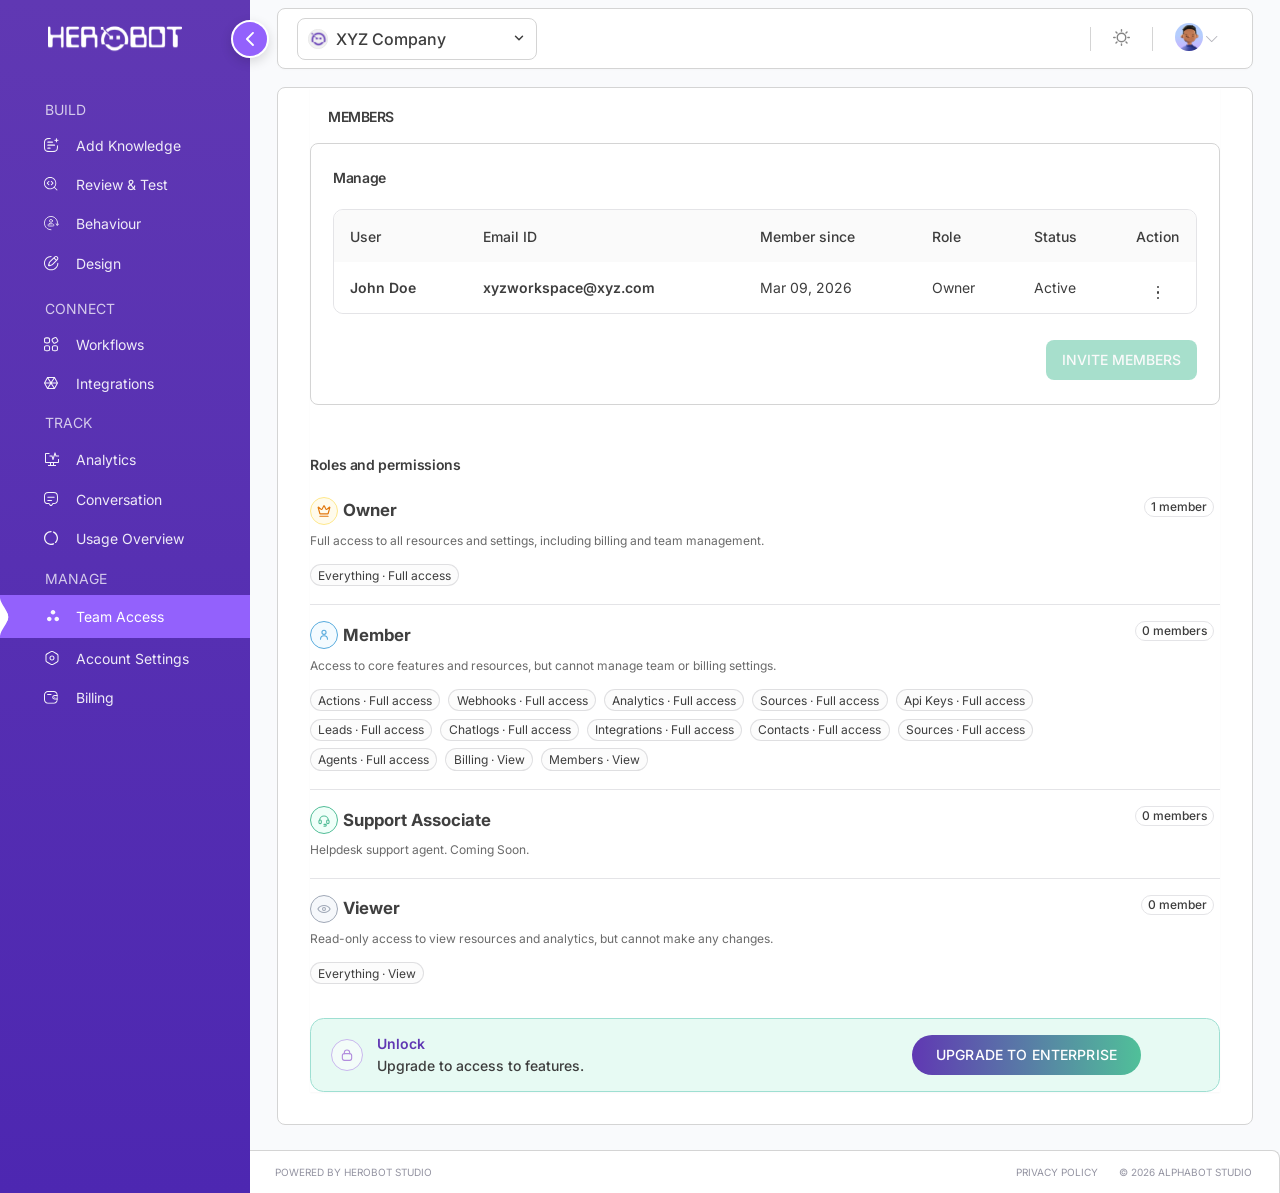
<file: dashboard/teamaccess.html>
<!DOCTYPE html>
<html lang="en" data-theme="light">

<head>
    <meta charset="UTF-8" />
    <meta name="viewport" content="width=device-width, initial-scale=1.0" />
    <title>Herobot Add Knowledge</title>
    <link rel="preconnect" href="https://fonts.googleapis.com">
    <link rel="preconnect" href="https://fonts.gstatic.com" crossorigin>
    <link href="https://fonts.googleapis.com/css2?family=Inter:ital,opsz,wght@0,14..32,100..900;1,14..32,100..900&display=swap" rel="stylesheet">
    <link rel="stylesheet" href="https://cdn.jsdelivr.net/npm/bootstrap-icons@1.13.1/font/bootstrap-icons.min.css">
    <link rel="stylesheet" href="source/style.css" />
    <link rel="stylesheet" href="source/teamaccess.css" />
</head>

<body>
    <div class="app">
        <aside class="sidebar">
            <div class="logo-wrap">
                <div class="logo" id="logo-big">
                    <img src="./images/logo.svg" alt="Herobot logo">
                </div>
                <div class="logo-icon" id="logo-small">
                    <img src="./images/Logos/White Icon.png" alt="Herobot logo">
                </div>
                <button class="collapse-btn" id="sidebarToggle" aria-label="Collapse sidebar" aria-expanded="true">
                    <img src="images/arrow-left.svg" />
                </button>
            </div>

            <div class="nav-section-top">
                <div class="nav-title">Build</div>
                <ul class="sidebar-menu">
                    <li><a href="#" class="nav-item"><span class="icon"><i><img src="./images/Navigation/addKnowledge.svg" /></i></span><span class="text">Add Knowledge</span></a></li>
                    <li><a href="#" class="nav-item"><span class="icon"><i><img src="./images/Navigation/reviewAndTest.svg" /></i></span><span class="text">Review &amp; Test</span></a></li>
                    <li><a href="#" class="nav-item"><span class="icon"><i><img src="./images/Navigation/Behaviour.svg" /></i></span><span class="text">Behaviour</span></a></li>
                    <li><a href="#" class="nav-item"><span class="icon"><i><img src="./images/Navigation/Design.svg" /></i></span><span class="text">Design</span></a></li>
                </ul>
            </div>

            <div class="nav-section">
                <div class="nav-title">Connect</div>
                <ul class="sidebar-menu">
                    <li><a href="#" class="nav-item"><span class="icon"><i><img src="./images/Navigation/Workflows.svg" /></i></span><span class="text">Workflows</span></a></li>
                    <li><a href="#" class="nav-item"><span class="icon"><i><img src="./images/Navigation/Integrations.svg" /></i></span><span class="text">Integrations</span></a></li>
                </ul>
            </div>

            <div class="nav-section">
                <div class="nav-title">Track</div>
                <ul class="sidebar-menu">
                    <li><a href="#" class="nav-item"><span class="icon"><i><img src="./images/Navigation/Analytics.svg" /></i></span><span class="text">Analytics</span></a></li>
                    <li><a href="#" class="nav-item"><span class="icon"><i><img src="./images/Navigation/Conversation.svg" /></i></span><span class="text">Conversation</span></a></li>
                    <li><a href="#" class="nav-item"><span class="icon"><i><img src="./images/Navigation/usageOverview.svg" /></i></span><span class="text">Usage Overview</span></a></li>
                </ul>
            </div>

            <div class="nav-section">
                <div class="nav-title">Manage</div>
                <ul class="sidebar-menu">
                    <li><a href="#" class="nav-item active"><span class="icon"><i><img src="./images/Navigation/team.svg" /></i></span><span class="text">Team Access</span></a></li>
                    <li><a href="#" class="nav-item"><span class="icon"><i><img src="./images/Navigation/accountSettings.svg" /></i></span><span class="text">Account Settings</span></a></li>
                    <li><a href="#" class="nav-item"><span class="icon"><i><img src="./images/Navigation/Billing.svg" /></i></span><span class="text">Billing</span></a></li>
                </ul>
            </div>
        </aside>

        <main class="main">
            <header class="topbar">
                <div class="topbar-left">
                    <div class="bot-selector">
                        <div class="leftIconLogo">
                        <img src="images/logo-icon.svg"/>
                        <span>XYZ Company</span>
                        </div>
                        <div class="rightIconselect">
                        <svg class="chevron" width="14" height="14" viewBox="0 0 24 24" fill="none" stroke="currentColor" stroke-width="2.5" stroke-linecap="round" stroke-linejoin="round">
                        <polyline points="6 9 12 15 18 9"></polyline>
                        </svg>
                        </div>
                    </div>
                </div>
                <span class="topbar-divider"></span>
                <span class="top-icon">
                    <svg width="17" height="17" viewBox="0 0 24 24" fill="none" stroke="#848484" stroke-width="2" stroke-linecap="round" stroke-linejoin="round">
                        <circle cx="12" cy="12" r="6"></circle>
                        <line x1="12" y1="1" x2="12" y2="3"></line>
                        <line x1="12" y1="21" x2="12" y2="23"></line>
                        <line x1="4.22" y1="4.22" x2="5.64" y2="5.64"></line>
                        <line x1="18.36" y1="18.36" x2="19.78" y2="19.78"></line>
                        <line x1="1" y1="12" x2="3" y2="12"></line>
                        <line x1="21" y1="12" x2="23" y2="12"></line>
                        <line x1="4.22" y1="19.78" x2="5.64" y2="18.36"></line>
                        <line x1="18.36" y1="5.64" x2="19.78" y2="4.22"></line>
                    </svg>
                </span>
                <span class="topbar-divider"></span>
                <div class="avatar-menu" id="avatarMenu">
                    <button class="avatar-trigger" id="avatarToggle" aria-label="Open user menu" aria-expanded="false" aria-haspopup="true">
                        <div class="avatar" aria-hidden="true"><img src="images/user.svg" alt="user" /></div>
                        <i class="bi bi-chevron-down top-icon"></i>
                    </button>
                    <div class="avatar-dropdown" id="avatarDropdown">
                        <a class="dropdown-item" href="#"><span><i class="bi bi-person"></i></span><span>My Profile</span></a>
                        <a class="dropdown-item" href="#"><span><i class="bi bi-gear"></i></span><span>Account Settings</span></a>
                        <div class="dropdown-divider"></div>
                        <a class="dropdown-item" href="#"><span><i class="bi bi-box-arrow-right"></i></span><span>Logout</span></a>
                    </div>
                </div>
            </header>

            <section class="workspace review-section team-access-body">
                <a class="team-access-skip-link" href="#team-access-main">Skip to content</a>

                <main id="team-access-main" class="team-access-page">
                    <section class="team-access-shell" aria-labelledby="team-access-page-title">
                    <header class="team-access-page-header">
                        <h1 id="team-access-page-title" class="team-access-page-title">MEMBERS</h1>
                    </header>

                    <section class="team-access-card team-access-manage-card" aria-labelledby="team-access-manage-title">
                        <div class="team-access-card-header">
                        <h2 id="team-access-manage-title" class="team-access-section-title">Manage</h2>
                        </div>

                        <div class="team-access-table-wrap" role="region" aria-label="Team members table">
                        <table class="team-access-table">
                            <thead>
                            <tr>
                                <th scope="col">User</th>
                                <th scope="col">Email ID</th>
                                <th scope="col">Member since</th>
                                <th scope="col">Role</th>
                                <th scope="col">Status</th>
                                <th scope="col" class="team-access-table-action-head">Action</th>
                            </tr>
                            </thead>
                            <tbody>
                            <tr>
                                <td class="team-access-user-cell">John Doe</td>
                                <td class="team-access-user-cell">xyzworkspace@xyz.com</td>
                                <td>Mar 09, 2026</td>
                                <td>Owner</td>
                                <td>Active</td>
                                <td class="team-access-table-action-cell">
                                <button
                                    type="button"
                                    class="team-access-icon-button team-access-action-trigger"
                                    aria-label="Open member actions"
                                    data-team-access-menu-button
                                >
                                    <span></span>
                                    <span></span>
                                    <span></span>
                                </button>

                                <div class="team-access-menu" data-team-access-menu hidden>
                                    <button type="button" class="team-access-menu-item">Edit member</button>
                                    <button type="button" class="team-access-menu-item">Change role</button>
                                    <button type="button" class="team-access-menu-item">Remove access</button>
                                </div>
                                </td>
                            </tr>
                            </tbody>
                        </table>
                        </div>

                        <div class="team-access-manage-footer">
                        <button type="button" class="team-access-button team-access-button--mint">
                            Invite members
                        </button>
                        </div>
                    </section>

                    <section class="team-access-roles" aria-labelledby="team-access-roles-title">
                        <header class="team-access-roles-header">
                        <h2 id="team-access-roles-title" class="team-access-roles-title">Roles and permissions</h2>
                        </header>

                        <div class="team-access-role-list">
                        <article class="team-access-role-item">
                            <div class="team-access-role-top">
                            <div class="team-access-role-title-wrap">
                                <div class="team-access-role-icon team-access-role-icon--owner" aria-hidden="true">
                                    <img src="images/crown.svg" />
                                </div>
                                <h3 class="team-access-role-name">Owner</h3>
                            </div>
                            <span class="team-access-count-pill">1 member</span>
                            </div>

                            <p class="team-access-role-description">
                            Full access to all resources and settings, including billing and team management.
                            </p>

                            <ul class="team-access-tag-list" role="list">
                            <li class="team-access-tag">Everything · Full access</li>
                            </ul>
                        </article>

                        <article class="team-access-role-item">
                            <div class="team-access-role-top">
                            <div class="team-access-role-title-wrap">
                                <div class="team-access-role-icon team-access-role-icon--member" aria-hidden="true">
                                <svg viewBox="0 0 24 24" fill="none">
                                    <circle cx="12" cy="8" r="3.1" stroke="currentColor" stroke-width="1.6"/>
                                    <path d="M6.8 18.2a5.2 5.2 0 0 1 10.4 0" stroke="currentColor" stroke-width="1.6" stroke-linecap="round"/>
                                </svg>
                                </div>
                                <h3 class="team-access-role-name">Member</h3>
                            </div>
                            <span class="team-access-count-pill">0 members</span>
                            </div>

                            <p class="team-access-role-description">
                            Access to core features and resources, but cannot manage team or billing settings.
                            </p>

                            <ul class="team-access-tag-list" role="list">
                                <li class="team-access-tag">Actions · Full access</li>
                                <li class="team-access-tag">Webhooks · Full access</li>
                                <li class="team-access-tag">Analytics · Full access</li>
                                <li class="team-access-tag">Sources · Full access</li>
                                <li class="team-access-tag">Api Keys · Full access</li>
                                <li class="team-access-tag">Leads · Full access</li>
                                <li class="team-access-tag">Chatlogs · Full access</li>
                                <li class="team-access-tag">Integrations · Full access</li>
                                <li class="team-access-tag">Contacts · Full access</li>
                                <li class="team-access-tag">Sources · Full access</li>
                                <li class="team-access-tag">Agents · Full access</li>
                                <li class="team-access-tag">Billing · View</li>
                                <li class="team-access-tag">Members · View</li>
                            </ul>
                        </article>

                        <article class="team-access-role-item">
                            <div class="team-access-role-top">
                            <div class="team-access-role-title-wrap">
                                <div class="team-access-role-icon team-access-role-icon--support" aria-hidden="true">
                                <svg viewBox="0 0 24 24" fill="none">
                                    <path d="M5.5 12.5a6.5 6.5 0 1 1 13 0" stroke="currentColor" stroke-width="1.6" stroke-linecap="round"/>
                                    <rect x="4.4" y="12" width="3.6" height="5.4" rx="1.6" stroke="currentColor" stroke-width="1.6"/>
                                    <rect x="16" y="12" width="3.6" height="5.4" rx="1.6" stroke="currentColor" stroke-width="1.6"/>
                                    <path d="M12 18.6h2.2a1.3 1.3 0 0 1 0 2.6H12" stroke="currentColor" stroke-width="1.6" stroke-linecap="round"/>
                                </svg>
                                </div>
                                <h3 class="team-access-role-name">Support Associate</h3>
                            </div>
                            <span class="team-access-count-pill">0 members</span>
                            </div>

                            <p class="team-access-role-description">
                            Helpdesk support agent. Coming Soon.
                            </p>
                        </article>

                        <article class="team-access-role-item">
                            <div class="team-access-role-top">
                            <div class="team-access-role-title-wrap">
                                <div class="team-access-role-icon team-access-role-icon--viewer" aria-hidden="true">
                                <svg viewBox="0 0 24 24" fill="none">
                                    <path d="M2.8 12s3.2-5.2 9.2-5.2 9.2 5.2 9.2 5.2-3.2 5.2-9.2 5.2S2.8 12 2.8 12Z" stroke="currentColor" stroke-width="1.6" stroke-linejoin="round"/>
                                    <circle cx="12" cy="12" r="2.2" stroke="currentColor" stroke-width="1.6"/>
                                </svg>
                                </div>
                                <h3 class="team-access-role-name">Viewer</h3>
                            </div>
                            <span class="team-access-count-pill">0 member</span>
                            </div>

                            <p class="team-access-role-description">
                            Read-only access to view resources and analytics, but cannot make any changes.
                            </p>

                            <ul class="team-access-tag-list" role="list">
                            <li class="team-access-tag">Everything · View</li>
                            </ul>
                        </article>
                        </div>

                        <aside class="team-access-upgrade-banner" aria-label="Upgrade prompt">
                        <div class="team-access-upgrade-copy">
                            <div class="team-access-upgrade-icon" aria-hidden="true">
                            <svg viewBox="0 0 24 24" fill="none">
                                <rect x="5" y="10" width="14" height="10" rx="3" stroke="currentColor" stroke-width="1.7"/>
                                <path d="M8 10V8.4A4 4 0 0 1 12 4.5a4 4 0 0 1 4 3.9V10" stroke="currentColor" stroke-width="1.7" stroke-linecap="round"/>
                            </svg>
                            </div>

                            <div>
                            <h3 class="team-access-upgrade-title">Unlock</h3>
                            <p class="team-access-upgrade-text">Upgrade to access to features.</p>
                            </div>
                        </div>

                        <button type="button" class="team-access-button team-access-button--gradient">
                            Upgrade to enterprise
                        </button>
                        </aside>
                    </section>
                    </section>
                </main>
            </section>

            <footer class="footer">
                <span>Powered by Herobot Studio</span>
                <span>Privacy Policy &nbsp; &nbsp; &nbsp; © 2026 AlphaBOT Studio</span>
            </footer>
        </main>
    </div>

    <!-- Modal: always present in DOM, hidden via CSS class -->
    <div class="overlay" id="overlay">
        <div class="modal" id="modal" role="dialog" aria-modal="true" aria-labelledby="modalTitle">
            <div class="top">
                <div>
                    <h2 id="modalTitle">Add Documents</h2>
                    <p class="subtitle">If you are uploading a PDF, make sure you can select/highlight the text.</p>
                </div>
                <button class="close" id="closeBtn" aria-label="Close"><img src="images/CloseIcon.svg"></button>
            </div>

            <input id="fileInput" type="file" multiple accept=".pdf,.doc,.docx,.svg,.png,.jpg,.jpeg,.gif" />

            <div class="dropzone" id="dropzone">
                <div class="drop-inner" id="uploadLink">
                    <div class="icon-wrap" aria-hidden="true">
                        <i><img src="images/upload-icon.svg" /></i>
                    </div>
                    <p class="upload-text"><span class="upload-link">Click to upload</span> or drag and drop</p>
                    <div class="formats">PDF, DOC, DOCX, SVG, PNG, JPG or GIF (max. 800×400px)</div>
                </div>
            </div>

            <div class="file-list" id="fileList"></div>

            <div class="progress-wrap" id="progressWrap">
                <div class="progress-label"><span>Uploading</span><span id="progressPct">0%</span></div>
                <div class="bar"><span id="progressBar"></span></div>
            </div>

            <div class="success" id="successMsg">Upload completed successfully.</div>

            <div class="actions">
                <button class="btn cancel" id="cancelBtn">CANCEL</button>
                <button class="btn upload" id="uploadBtn">UPLOAD</button>
            </div>
        </div>
    </div>

    <!-- JS files loaded at end of body -->  
        <script src="source/javascript.js"></script>
        <script src="source/teamaccess.js"></script>
    <!-- JS files loaded at end of body -->

</body>

</html>
</file>
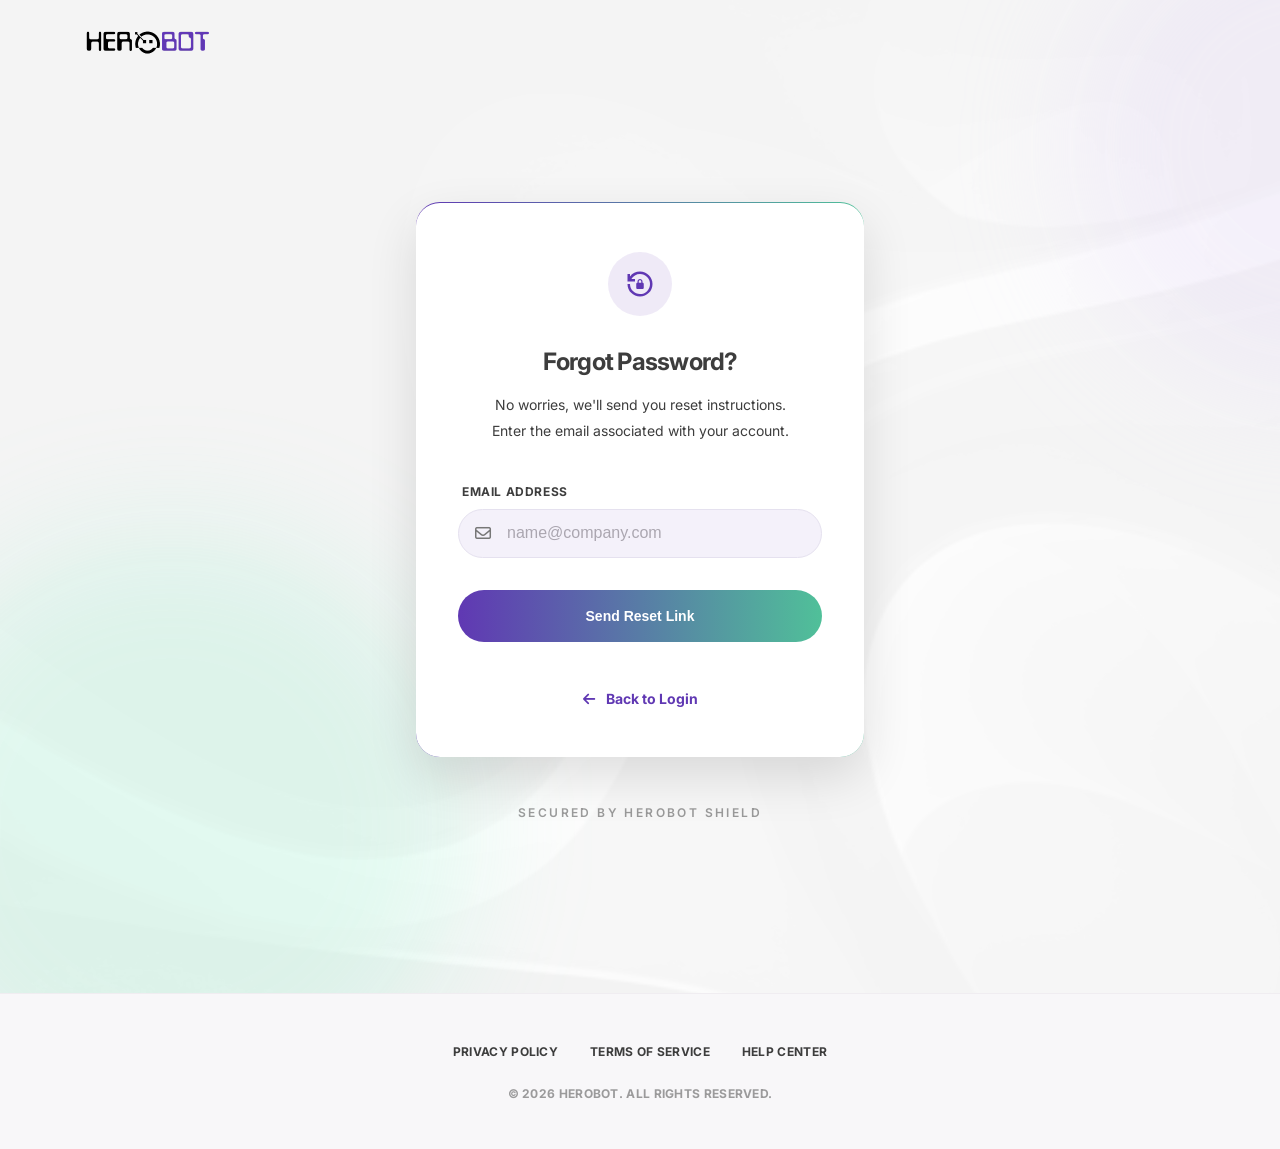
<file: login/forgotpwd.html>
<!DOCTYPE html>
<html lang="en">
<head>
  <meta charset="UTF-8" />
  <meta name="viewport" content="width=device-width, initial-scale=1.0" />
  <title>HeroBot Signup</title>
  <link rel="preconnect" href="https://fonts.googleapis.com">
  <link rel="preconnect" href="https://fonts.gstatic.com" crossorigin>
  <link href="https://fonts.googleapis.com/css2?family=Inter:wght@400;500;600;700;800&display=swap" rel="stylesheet">
  <link rel="stylesheet" href="https://cdnjs.cloudflare.com/ajax/libs/font-awesome/6.5.0/css/all.min.css">
  <link rel="stylesheet" href="https://cdn.jsdelivr.net/npm/bootstrap-icons@1.13.1/font/bootstrap-icons.min.css">
  <link rel="stylesheet" href="css/login-style.css">
</head>
<body>
  <div class="main-outer forgot-pwd-container">
    <div class="wrapper">
      <header class="header">
        <img src="images/logo.png"  class="logo">
      </header>
      </div>
        <main class="container">

        <section class="right">
          <div class="card">
            <div class="form-top-area">
              <img src="./images/forgotpwd-icon.svg" alt="lock" />
              <h2 class="forgot">Forgot Password?</h2>
              <p class="sub">No worries, we'll send you reset instructions. Enter the email associated with your account.</p>
            </div>
            <form>


             <label>EMAIL ADDRESS</label>
              <div class="input-box">
                <i class="fa-regular fa-envelope"></i>
                <input type="email" placeholder="name@company.com">
              </div>

              <button class="btn" type="submit">Send Reset Link</button>

              <div class="login">
                <a href="index.html"><i class="fa-solid fa-arrow-left"></i> Back to Login</a>
              </div>
            </form>

            
          </div>
            <p class="text-below-form">SECURED BY HEROBOT SHIELD</p>
        </section>
      </main>

      <footer class="footer">
        <div class="footer-links">
          <a href="#">Privacy Policy</a>
          <a href="#">Terms of Service</a>
          <a href="#">Help Center</a>
        </div>
        <p class="footer-copy">© 2026 HEROBOT. ALL RIGHTS RESERVED.</p>
      </footer>
  </div>

</body>
</html>
</file>
<file: landingpage/source/style.css>
:root {
	--bg: #f5f7fb;
	--bg-dark: #0d1020;
	--card: #ffffff;
	--text: rgba(96, 56, 179, 1);
	--muted: #504250;
	--line: rgba(16, 24, 40, .08);
	--primary: #6038B3;
	--primary-2: #50C099;
	--shadow: 0 20px 60px rgba(17, 24, 39, .10);
	--shadow-2: 0 14px 34px rgba(17, 24, 39, .14);
	--radius: 24px;
	--radius-lg: 32px;
	--container: 1280px;
	--border: #E5E7EB;
}

* {
	box-sizing: border-box
}

html {
	scroll-behavior: smooth
}

body {
	margin: 0;
	font-family: 'Inter', sans-serif;
	color: var(--text);
	/* background:
		radial-gradient(circle at top left, rgba(107, 76, 230, .10), transparent 28%),
		radial-gradient(circle at top right, rgba(69, 208, 194, .12), transparent 26%),
		linear-gradient(180deg, #ffffff 0%, #f5f7fb 35%, #f3f6fd 100%); */
	overflow-x: hidden;
}

.vhidden{
	visibility: hidden;
}

img {
	max-width: 100%;
	display: block
}

a {
	color: inherit;
	text-decoration: none
}

button {
	font: inherit
}

.container {
	width: min(var(--container), calc(100% - 40px));
	margin: 0 auto
}

.section {
	padding: 50px 0 40px;
	position: relative
}

.feature-split h2 {
	display: flex;
	justify-content: center;
	background: linear-gradient(90deg, rgba(96, 56, 179, 1), rgba(80, 192, 153, 1));
	-webkit-background-clip: text;
	-webkit-text-fill-color: transparent;
	background-clip: text;
	font-size: 38px;
	line-height: 40px;
	letter-spacing: -0.9px;
}

.feature-split.section {
	padding-top: 8px;
}

.feature-split.section h2 {
	margin-top: 0;
}

.feature-split.section h2 img {
	width: 167px;
}

.center {
	text-align: center
}

.bg-blur {
	position: fixed;
	inset: auto;
	z-index: -1;
	filter: blur(70px);
	opacity: .35;
	pointer-events: none
}

/* .bg-blur-1 {
	width: 320px;
	height: 320px;
	background: #8c6fff;
	top: 120px;
	left: -120px
}

.bg-blur-2 {
	width: 340px;
	height: 340px;
	background: #56e0c5;
	right: -120px;
	top: 760px
} */

.navbar {
	position: sticky;
	top: 0;
	z-index: 1000;
	background: rgba(255, 255, 255, .72);
	backdrop-filter: blur(18px);
	border-bottom: 1px solid transparent;
	transition: .3s ease;
}

.navbar.scrolled {
	box-shadow: 0 10px 30px rgba(17, 24, 39, .08);
	border-bottom-color: var(--line);
}

.nav-inner {
	min-height: 76px;
	display: flex;
	align-items: center;
	justify-content: space-between;
	gap: 20px;
	padding: 0 12px;
}

.brand {
	display: flex;
	align-items: center;
	gap: 10px;
	font-weight: 900;
	letter-spacing: .04em
}

.brand-mark {
	width: 30px;
	height: 30px;
	border-radius: 10px;
	display: grid;
	place-items: center;
	background: linear-gradient(135deg, var(--primary), var(--primary-2));
	color: #fff;
	font-size: 13px
}

.brand-name span {
	color: var(--primary)
}

.nav-links,
.nav-actions {
	display: flex;
	align-items: center;
	gap: 21px;
}

.nav-links {
	gap: 32px;
}

.nav-links a,
.nav-link {
	color: rgba(71, 85, 105, 1);
	font-weight: 500;
	font-size: 16px;
	line-height: 24px;
}

.nav-links a:hover,
.nav-link:hover {
	color: rgba(96, 56, 179, 1)
}

.nav-toggle {
	display: none;
	width: 44px;
	height: 44px;
	border: 0;
	background: transparent;
	cursor: pointer
}

.nav-toggle span {
	display: block;
	height: 2px;
	background: var(--text);
	border-radius: 2px;
	margin: 6px 0;
	transition: .25s
}

.btn {
	display: inline-flex;
	align-items: center;
	justify-content: center;
	border-radius: 999px;
	padding: 14px 22px;
	font-weight: 700;
	/* border: 1px solid transparent; */
	transition: .25s ease;
	cursor: pointer;
	will-change: transform
}

.btn:hover {
	transform: translateY(-2px);
	box-shadow: var(--shadow-2)
}

.btn-sm {
	padding: 10px 23px;
	font-size: 16px;
	font-weight: 600;
}

.btn-primary {
	color: #fff;
	background: linear-gradient(135deg, var(--primary), var(--primary-2));
	/* box-shadow: 0 14px 30px rgba(107, 76, 230, .25) */
}

.btn-secondary {
	background: #F1F5F9;
	color: #0F172A
}

.btn-light {
	background: #fff;
	color: #2c2f45
}

.full {
	width: 100%
}

.eyebrow,
.section-tag,
.step-kicker,
.pill,
.badge,
.status-dot,
.chip {
	display: inline-flex;
	align-items: center;
	gap: 8px;
	border-radius: 999px;
	font-size: .78rem;
	font-weight: 700
}

.eyebrow,
.section-tag,
.pill,
.badge,
.chip {
	padding: 8px 12px;
	background: rgba(107, 76, 230, .08);
	color: #5a3fd7
}

.section-tag {
	background: rgba(69, 208, 194, .12);
	color: #0d8f82;
	padding: 6px 16px;
	font-size: 14px;
	line-height: 20px;
	font-weight: 700;
	letter-spacing: 0px;
}

.hero {
	padding-top: 58px
}

.hero-grid {
	display: grid;
	grid-template-columns: 1.02fr .98fr;
	/* gap: 40px; */
	align-items: center
}

.hero-copy {
	width: 704px;
}

.hero-copy h1 {
	font-size: 56px;
	line-height: 61.6px;
	letter-spacing: -1.4px;
	margin: 30px 0 35px;
	color: rgba(15, 23, 42, 1);
}

.hero-copy h1 span {
	background: linear-gradient(90deg, rgba(96, 56, 179, 1), rgba(80, 192, 153, 1));
	-webkit-background-clip: text;
	-webkit-text-fill-color: transparent;
	background-clip: text;
}

.lead {
	font-size: 20px;
	line-height: 28px;
	color: var(--muted);
	max-width: 670px
}

.hero-actions {
	display: flex;
	gap: 14px;
	flex-wrap: wrap;
	margin: 32px 0
}

.hero-actions .btn {
	padding: 16px 32px;
	font-size: 18px;
	line-height: 28px;
	letter-spacing: 0px;
	font-weight: 600;
}

.hero-metrics {
	display: flex;
	gap: 24px;
	flex-wrap: wrap;
	margin-top: 26px
}

.hero-metrics strong {
	display: block;
	font-size: 1.35rem
}

.hero-metrics span {
	color: var(--muted);
	font-size: .92rem
}

.glass {
	background: rgba(255, 255, 255, .7);
	backdrop-filter: blur(16px);
	border: 1px solid rgba(255, 255, 255, .65);
	/* box-shadow: var(--shadow) */
}

.hero-visual {
	position: relative;
	width: 576px;
	height: 576px;
}

.hero-card {
	position: relative;
	border-radius: 34px;
	padding: 18px;
	overflow: hidden;
	min-height: 530px
}

.hero-card-top {
	display: flex;
	justify-content: space-between;
	align-items: center;
	position: relative;
	z-index: 2
}

.video-container {
	width: 100%;
	max-width: 800px;
	/* optional max width */
	margin: 0 auto;
	overflow: hidden;
	border-radius: 16px;
	height: 100%;
}

.video-wrapper {
	position: relative;
	width: 100%;
	padding-bottom: 56.25%;
	/* 16:9 aspect ratio */
	height: 100%;
	background: #000;
}

.video-wrapper video {
	position: absolute;
	top: 0;
	left: 0;
	width: 100%;
	height: 100%;
	object-fit: cover;
	/* or "contain" if you prefer letterboxing */
}


.status-dot {
	padding: 8px 12px;
	background: rgba(69, 208, 194, .12);
	color: #138a7f
}

.hero-orb {
	position: absolute;
	width: 440px;
	height: 440px;
	border-radius: 50%;
	background: radial-gradient(circle, rgba(107, 76, 230, .35), rgba(69, 208, 194, .15), transparent 70%);
	top: 48px;
	left: 50%;
	transform: translateX(-50%);
	filter: blur(10px)
}

.hero-image {
	width: 100%;
	height: 100%;
	object-fit: cover;
	border-radius: 28px;
	min-height: 494px;
	position: relative;
	z-index: 1;
	mix-blend-mode: screen;
	opacity: .92
}

.floating-widget {
	position: absolute;
	right: -18px;
	bottom: 28px;
	border-radius: 22px;
	padding: 14px 16px;
	display: flex;
	align-items: center;
	gap: 12px;
	max-width: 240px
}

.widget-icon {
	width: 38px;
	height: 38px;
	border-radius: 12px;
	background: linear-gradient(135deg, var(--primary), var(--primary-2));
	color: #fff;
	display: grid;
	place-items: center;
	font-weight: 800
}

.floating-widget p {
	margin: 2px 0 0;
	color: var(--muted);
	font-size: .85rem
}


.section-heading {
	margin-bottom: 28px
}

.stats .section-heading {
	margin-bottom: 43px;
}

.section-heading h2 {
	margin: 0 0 10px;
	letter-spacing: -.04em;
	font-weight: 800;
	font-size: 36px;
	line-height: 40px;
	letter-spacing: -0.9px;
	color: #131B2E;
}

.section-heading p {
	margin: 0;
	color: var(--muted);
	font-size: 16px;
	line-height: 24px;
}

.stats-grid,
.industry-grid,
.pricing-grid {
	display: grid;
	gap: 18px
}

.stats-grid {
	grid-template-columns: repeat(3, 1fr);
	gap: 32px;
}

.stat-card,
.industry-card,
.price-card {
	background: rgba(255, 255, 255, .86);
	border: 1px solid var(--line);
	border-radius: 26px;
	padding: 32px;
	box-shadow: var(--shadow);
	transition: .28s ease
}

.stat-card {
	background: rgba(226, 232, 240, 0.5);
	border-radius: 16px;
	border: 1px solid rgba(248, 250, 252, 1);
}

.stat-card:hover,
.industry-card:hover,
.price-card:hover {
	transform: translateY(-6px);
	box-shadow: var(--shadow-2)
}

.stat-icon {
	font-size: 1.3rem;
	margin-bottom: 24px;
	color: var(--primary)
}

.stat-card h3,
.industry-card h3,
.price-card h3 {
	margin: 0 0 10px;
	font-size: 1.15rem
}

.stats .stat-card h3 {
	font-size: 20px;
	font-weight: 700;
	line-height: 28px;
	color: rgba(15, 23, 42, 1);
	text-transform: uppercase;
}

.stat-card p,
.industry-card p,
.price-card li {
	color: var(--muted);
	line-height: 1.65
}

.split-grid {
	display: flex;
	flex-wrap: wrap;
	align-items: stretch;
	margin-top: 60px;
}

.split-copy,
.split-media {
	width: 100%;
	max-width: 50%;
}

.split-copy {
	background: rgba(241, 245, 249, 1);
	padding: 80px 80px 109px;
	/* border: 1px solid var(--line); */
	border-radius: 40px 0 0 40px;
}

.split-copy h2 {
	font-size: clamp(2rem, 3vw, 3.1rem);
	margin: 16px 0 12px;
	letter-spacing: -.04em;
	display: block;
	margin-top: 32px !important;
	font-size: 36px;
	line-height: 40px;
	font-weight: 700;
	letter-spacing: 0px;
	text-transform: capitalize;
}

.split-copy p {
	color: #475569;
	line-height: 29.25px;
	font-size: 18px;
	letter-spacing: 0px;
	margin-top: 32px;
}

.check-list {
	list-style: none;
	padding: 0;
	margin: 32px 0 29px;
	display: grid;
	gap: 16px;
}

.check-list li {
	position: relative;
	padding-left: 32px;
	color: #0F172A;
	font-size: 16px;
	line-height: 24px;
	letter-spacing: 0px;
	font-weight: 500;
}

.check-list li::before {
	content: "\f26b";
	position: absolute;
	left: 0;
	top: 0;
	color: #18b58f;
	display: inline-block;
	font-family: bootstrap-icons !important;
	font-style: normal;
	font-weight: 400 !important;
	font-size: 20px;
}

.mini-table {
	border-radius: 22px;
	overflow: hidden;
	/* margin-top: 28px */
}

.mini-table.glass .row span:first-child {
	color: rgba(96, 56, 179, 1);
	font-weight: 600;
	max-width: 123px;
}

.mini-table.glass .row span:last-child {
	color: rgba(15, 23, 42, 1);
	font-weight: 500;
	max-width: 156px;
	text-align: right;
}

.mini-table.glass .row span {
	color: rgba(71, 85, 105, 1);
	font-weight: 400;
	max-width: 166px;
}

.mini-table.glass .row.head span {
	color: rgba(15, 23, 42, 1);
	font-weight: Bold;
}

.mini-table.glass {
	background: #ffffff;
	backdrop-filter: blur(16px);
	border: 1px solid rgba(226, 232, 240, 0.3);
	/* box-shadow: var(--shadow); */
	font-size: 14px;
	line-height: 20px;
}

.row {
	display: grid;
	grid-template-columns: 1fr 1.2fr 1fr;
	gap: 0;
	padding: 13px 32px;
	/* border-top: 1px solid rgba(16, 24, 40, .06) */
}

.row.head {
	background: rgba(241, 245, 249, 0.5);
	font-weight: 700;
	border-top: none;
	border: 1px solid rgba(226, 232, 240, 0.3);
	color: rgba(15, 23, 42, 1);
}

.media-shell {
	height: 100%;
	min-height: 460px;
	border-radius: 32px;
	padding: 14px;
	display: grid;
	place-items: center;
	overflow: hidden;
	position: relative;
	border-radius: 0 40px 40px 0;
	background: rgba(248, 250, 252, 1);

}

.media-shell img {
	width: 100%;
	height: 100%;
	object-fit: cover;
	border-radius: 24px;
	filter: saturate(1.1) contrast(1.05);
	max-width: 384px;
	max-height: 480px;
}

/* Setup old css */
/* .setup-progress {
	position: sticky;
	top: 96px;
	z-index: 20;
	display: flex;
	justify-content: space-between;
	align-items: center;
	padding: 18px 20px;
	border-radius: 24px;
	margin: 26px auto 34px;
	max-width: 760px;
}

.progress-track,
.progress-fill {
	position: absolute;
	left: 56px;
	right: 56px;
	top: 50%;
	height: 2px;
	transform: translateY(-50%);
	border-radius: 999px
}

.progress-track {
	background: rgba(107, 76, 230, .12)
}

.progress-fill {
	right: auto;
	width: 0;
	background: linear-gradient(90deg, var(--primary), var(--primary-2));
	transition: .35s ease
}

.step-pill {
	position: relative;
	z-index: 2;
	border: 0;
	background: transparent;
	display: flex;
	flex-direction: column;
	align-items: center;
	gap: 8px;
	cursor: default;
	color: #6d7387
}

.step-pill .num {
	width: 34px;
	height: 34px;
	border-radius: 999px;
	display: grid;
	place-items: center;
	background: #edf0f8;
	color: #6d7387;
	font-size: .8rem;
	font-weight: 800;
	transition: .3s ease
}

.step-pill.active {
	color: #1f2441
}

.step-pill.active .num {
	background: linear-gradient(135deg, var(--primary), var(--primary-2));
	color: #fff;
	transform: scale(1.08);
	box-shadow: 0 0 0 6px rgba(107, 76, 230, .12), 0 0 30px rgba(107, 76, 230, .22)
}

.setup-steps {
	display: grid;
	gap: 24px
}

.setup-step {
	display: grid;
	grid-template-columns: 1fr .9fr;
	gap: 24px;
	align-items: center;
	padding: 10px 0;
	opacity: .35;
	transform: translateY(24px) scale(.985);
	transition: .5s ease
}

.setup-step.active {
	opacity: 1;
	transform: none
}

.step-copy h3 {
	font-size: clamp(2rem, 4vw, 3.2rem);
	line-height: 1;
	letter-spacing: -.05em;
	margin: 10px 0 14px
}

.step-copy p {
	color: var(--muted);
	line-height: 1.7;
	max-width: 520px
}

.step-art {
	min-height: 220px;
	border-radius: 28px;
	padding: 22px;
	position: relative;
	overflow: hidden
}

.card-faux {
	width: 100%;
	height: 100%;
	border-radius: 22px;
	background:
		linear-gradient(180deg, rgba(255, 255, 255, .92), rgba(245, 247, 255, .96));
	box-shadow: inset 0 1px 0 rgba(255, 255, 255, .7)
}

.card-a::after,
.card-b::after {
	content: "";
	position: absolute;
	inset: 22px;
	border-radius: 18px;
	background: linear-gradient(135deg, rgba(107, 76, 230, .12), rgba(69, 208, 194, .18));
	filter: blur(12px)
}

.card-icons {
	position: absolute;
	left: 28px;
	bottom: 28px;
	display: flex;
	gap: 10px
}

.card-icons span,
.big-num {
	width: 42px;
	height: 42px;
	border-radius: 14px;
	display: grid;
	place-items: center;
	background: #fff;
	box-shadow: var(--shadow)
}

.big-num {
	position: absolute;
	right: 26px;
	bottom: 22px;
	color: #6b4ce6;
	font-weight: 900;
	font-size: 1.1rem
}

.inline-link {
	display: inline-flex;
	margin-top: 20px;
	color: var(--primary);
	font-weight: 700
}

.chip-row {
	display: flex;
	gap: 10px;
	flex-wrap: wrap;
	margin-top: 20px
}

.chip {
	background: #edf2ff;
	color: #344054
}

.chip.active {
	background: linear-gradient(135deg, rgba(107, 76, 230, .15), rgba(69, 208, 194, .18));
	color: #20304f
}

.code-art pre {
	margin: 0;
	background: linear-gradient(180deg, #161c2d, #101522);
	color: #d8e4ff;
	border-radius: 18px;
	padding: 22px;
	overflow: auto;
	font-size: .92rem;
	line-height: 1.65
}

.reveal,
.reveal-step {
	opacity: 0;
	transform: translateY(24px);
	transition: .7s ease
}

.reveal.visible,
.reveal-step.visible {
	opacity: 1;
	transform: none
} */

/* ---- INTERACTIVE SETUP SECTION ---- */
.text-center {
	text-align: center;
}

.setup-section {
	position: relative;
	background: rgba(248, 250, 252, 1);
	padding-bottom: 68px;
}

.sticky-tracker {
	position: sticky;
	top: 80px;
	z-index: 10;
	background: rgba(248, 250, 252, 1);
	backdrop-filter: blur(10px);
	padding: 42px 0;
	margin-bottom: 20px;
}

.tracker-flex {
	display: flex;
	justify-content: space-between;
	position: relative;
	max-width: 896px;
	margin: 0 auto;
}

.tracker-line {
	position: absolute;
	top: 38px;
	left: 0;
	right: 0;
	height: 2px;
	background: var(--border);
	z-index: -1;
	max-width: 94%;
	margin: auto;
}

.step-dot {
	display: flex;
	flex-direction: column;
	align-items: center;
	gap: 12px;
	transition: var(--transition);
}

.step-dot.active {
	opacity: 1;
}

.step-dot .num {
	width: 40px;
	height: 40px;
	border-radius: 50%;
	background: var(--primary);
	display: flex;
	align-items: center;
	justify-content: center;
	font-weight: 700;
	font-size: 1.25rem;
	transition: var(--transition);
	color: #fff;
}

.step-dot.active .num {
	background: var(--primary-2);
	color: white;
}

.step-dot .label {
	font-weight: 700;
	letter-spacing: 1px;
	font-size: 10px;
	line-height: 15px;
	color: #3D3D3D;
}

.setup-row {
	display: grid;
	grid-template-columns: 1fr 1fr;
	gap: 4rem;
	/* align-items: center; */
	margin-bottom: 60px;
	opacity: 0;
	transform: translateY(50px);
	transition: all 0.8s ease-out;
}

.setup-row.visible {
	opacity: 1;
	transform: translateY(0);
}

.setup-row.reverse {
	direction: rtl;
}

.setup-row.reverse>* {
	direction: ltr;
	padding-left: 8px;
}

.setup-row.reverse h2 {
    margin-top: 20px;
}

#step-3.setup-row h2 {
    margin-top: 10px;
}

.setup-row.reverse .step-bg-num {
    margin-top: 20px;
	top: -81px;
    margin-top: 0;
    left: auto;
    z-index: -1;
    line-height: 1;
    right: -45px;
}

.setup-text {
	position: relative;
	padding-left: 65px;
}
.setup-text h2 {
	font-size: 60px;
    line-height: 60px;
    color: #3D3D3D;
    font-weight: 800;
	margin-bottom: 25px;
}

.setup-text h2+p{
	font-size: 20px;
	line-height: 32.5px;
	color: rgba(61, 61, 61, 1);
	max-width: 494px;
}

.setup-text .badge{
	background: transparent;
	color: rgba(15, 23, 42, 1);
	font-size: 14px;
	line-height: 20px;
	letter-spacing: 1.4px;
	text-transform: uppercase;
	margin-left: 0;
    padding-left: 0;
    margin-top: 28px;
}

.setup-text .badge i{
	width: 48px;
    height: 48px;
    background: rgba(96, 56, 179, 0.1);
    border-radius: 50%;
    display: flex;
    align-items: center;
    justify-content: center;
    font-size: 18px;
    font-weight: bold;
	margin-right: 8px;
}

.setup-text .btn-primary{
	width: 250px;
	height: 68px;
	line-height: 68px;
	margin-top: 36px;
	font-size: 18px;
	font-weight: 700;
}

.step-bg-num {
	position: absolute;
	font-size: 12rem;
	font-weight: 800;
	color: rgba(0, 0, 0, 0.03);
	top: 32px;
	margin-top: 0;
	left: -46px;
	z-index: -1;
	line-height: 1;
}

.setup-visual{
	display: flex;
    width: 100%;
    flex-wrap: wrap;
    justify-content: center;
    align-items: center;
}

.mock-ui {
	background: white;
	border: 1px solid var(--border);
	border-radius: 1.5rem;
	/* padding: 2rem; */
	box-shadow: 0 20px 40px rgba(0, 0, 0, 0.1);
	min-height: 300px;
	max-width: 320px;
    width: 100%;
}

/* .mock-ui.code {
	background: #0A0F1C;
	color: #45C4B0;
	font-family: monospace;
} */
.badge-group{
	margin-top: 39px;
    display: inline-block;
}

.badge-group span {
	display: inline-block;
	padding: 0.5rem 1rem;
	border: 1px solid rgba(226, 232, 240, 1);
	border-radius: 50px;
	margin: 0 0.5rem 0.5rem 0;
	font-size: 14px;
	line-height: 20px;
	color: rgba(61, 61, 61, 1);
	background-color: #fff;
}

.badge-group span.active {
	background: var(--card);
	color: var(--primary-2);;
	border-color: var(--primary-2);
	font-weight: Bold;
}

.setup-row {
	position: relative;
	opacity: 0;
	transform: translateX(60px) scale(0.98);
	transition: transform 0.85s cubic-bezier(0.22, 1, 0.36, 1),
		opacity 0.85s cubic-bezier(0.22, 1, 0.36, 1),
		filter 0.85s cubic-bezier(0.22, 1, 0.36, 1);
	will-change: transform, opacity;
	display: grid;
}

.setup-row.active {
	opacity: 1;
	/* transform: translateX(0) scale(1); */
	filter: blur(0);
}

.setup-row.exit-to-left {
	opacity: 0;
	transform: translateX(-70px) scale(0.98);
	filter: blur(1px);
}

.setup-row.exit-to-right {
	opacity: 0;
	transform: translateX(70px) scale(0.98);
	filter: blur(1px);
}

.setup-row.enter-from-right {
	opacity: 1;
	transform: translateX(0) scale(1);
}

.setup-row.enter-from-left {
	opacity: 1;
	transform: translateX(0) scale(1);
}

.step-dot {
	transition: transform 0.5s cubic-bezier(0.22, 1, 0.36, 1),
		opacity 0.5s ease,
		box-shadow 0.5s ease;
}


/* .step-dot.active .num {
  box-shadow: 0 0 0 10px rgba(94, 66, 211, 0.12),
              0 0 35px rgba(94, 66, 211, 0.25);
} */
/* Industry */
.industry-grid {
	grid-template-columns: repeat(4, 1fr);
	margin-top: 64px;
	gap: 24px;
}

.industry-card {
	min-height: 190px;
	background: rgba(255, 255, 255, 1);
	border: 1px solid rgba(226, 232, 240, 0.5);
}

.industry-card h3{
	color: rgba(15, 23, 42, 1);
	font-size: 18px;
	font-weight: Bold;
	line-height: 28px;
	letter-spacing: 0px;
	margin-top: 16px;
	margin-bottom: 7px;
	text-transform: uppercase;
}

.industry-card p{
	margin: 0;
	font-size: 14px;
	line-height: 22.75px;
	letter-spacing: 0px;
	color: rgba(71, 85, 105, 1);
}

.industry.section{
	background: rgba(248, 250, 252, 1);
    margin-top: 40px;
	padding: 80px 0 64px;
}

.industry.section .section-heading h2{
	font-size: 30px;
	font-weight: Bold;
	line-height: 36px;
	letter-spacing: 0px;
	margin-top: 10px;
	margin-bottom: 15px;
	color: rgba(15, 23, 42, 1);
}

.industry.section .section-heading p{
	font-size: 16px;
	font-weight: 500;
	line-height: 24px;
	letter-spacing: 0px;
	color: rgba(71, 85, 105, 1)
}

.pricing.section{
	padding-top: 30px;
}
.pricing.section .section-heading{
	margin-bottom: 20px;
}
.pricing.section .section-heading h2{
	color: rgba(15, 23, 42, 1);
	font-size: 30px;
	font-weight: Bold;
	line-height: 36px;
	letter-spacing: 0px;
	margin-bottom: 14px;
}

.pricing-toggle {
  display: flex;
  align-items: center;
  justify-content: center;
  gap: 12px;
  padding: 3px;
  width: fit-content;
  margin: 0 0 19px auto;
  background: rgba(247, 246, 246, 1);
  border-radius: 10px;
  border: 0.5px solid rgba(212, 212, 212, 1);
  box-shadow: 0 10px 30px rgba(0, 0, 0, 0.06);
}

.pricing-toggle span {
  color: rgba(61, 61, 61, 1);
  font-size: 12px;
  line-height: 15px;
  font-weight: 500;
  padding: 10px 14px;
  cursor: pointer;
  transition: all 0.25s ease;
  user-select: none;
  border: 0.5px solid transparent;
  border-radius: 8px;
}

.pricing-toggle span.active {
  background: rgba(255, 255, 255, 1);
  border: 0.5px solid rgba(212, 212, 212, 1);
  border-radius: 8px;
  
  /* box-shadow: 0 8px 18px rgba(107, 76, 230, 0.22); */
}

.pricing-toggle input {
  display: none;
}

.toggle-btn {
	border: 0;
	background: transparent;
	padding: 10px 16px;
	border-radius: 999px;
	color: var(--muted);
	cursor: pointer
}

.toggle-btn.active {
	background: #fff;
	color: var(--text);
	box-shadow: var(--shadow)
}

.pricing-grid {
	grid-template-columns: repeat(4, 1fr);
	gap: 24px;
}

.price-card {
	position: relative;
	text-align: center;
	border: 1px solid rgba(212, 212, 212, 1);
	box-shadow: none;
	border-radius: 12px;
	padding-bottom: 17px;
}

.price-card.selected-plan:before {
    content: "Current Plan";
    position: absolute;
    top: 0;
    width: 100%;
    background: rgba(96, 56, 179, 1);
    left: 0;
    border-top-left-radius: 12px;
    border-top-right-radius: 12px;
    line-height: 27px;
    font-size: 14px;
    color: #fff;
    text-align: center;
    font-weight: 500;
    letter-spacing: 0;
}

.price-card.featured {
	border: 1px solid rgba(107, 76, 230, .3);
	background: linear-gradient(180deg, rgba(107, 76, 230, .06), rgba(255, 255, 255, .95));
}

.price-card h3{
	text-align: center;
	font-size: 22px;
	line-height: 20px;
	letter-spacing: 1.4px;
	font-weight: Bold;
	text-transform: uppercase;
	margin-top: 13px;
	color: rgba(61, 61, 61, 1);
	margin-bottom: 24px;
}

.price-card .btn{
	text-transform: uppercase;
	font-weight: 700;
	font-size: 12px;
	line-height: 22px;
	letter-spacing: 0px;
	background: transparent;
	border: 1px solid rgba(212, 212, 212, 1);
	max-width: 100%;
	min-width: 220px;
}

.pricing-switch {
	animation: pricingPulse .35s ease;
}
.pricing-switch {
  position: relative;
  width: 56px;
  height: 30px;
  display: inline-block;
}

.pricing-switch input {
  opacity: 0;
  width: 0;
  height: 0;
}

.pricing-switch .slider {
  position: absolute;
  cursor: pointer;
  inset: 0;
  background: #d1d5db;
  border-radius: 999px;
  transition: 0.3s;
}

.pricing-switch .slider:before {
  content: "";
  position: absolute;
  height: 22px;
  width: 22px;
  left: 4px;
  top: 4px;
  background: white;
  border-radius: 50%;
  transition: 0.3s;
}

.pricing-switch input:checked + .slider {
  background: #6b4ce6;
}

.pricing-switch input:checked + .slider:before {
  transform: translateX(26px);
}

@keyframes pricingPulse {
	0% {
		transform: translateY(0) scale(1);
	}

	50% {
		transform: translateY(-2px) scale(1.02);
	}

	100% {
		transform: translateY(0) scale(1);
	}
}

.price {
	transition: all .25s ease;
}

.badge {
	/* position: absolute;
	top: 16px;
	right: 16px */
}

.price {
	font-size: 2.5rem;
	font-weight: 900;
	letter-spacing: -.05em;
	margin: 6px 0 20px;
	text-align: center;
}

.price span {
	color: rgba(96, 56, 179, 1);
	font-size: 44px;
	line-height: 36px;
	letter-spacing: 0px;
	font-weight: 700;
}

span.plan-period{
	display: block;
}

span.plan-period, span.plan-period span {
    font-size: 12px;
    color: rgba(61, 61, 61, 1);
    font-weight: 400;
    letter-spacing: 0;
	line-height: 16px;
}

.price-card b{
	border-top: 0.5px solid rgba(212, 212, 212, 1);
	display: inline-block;
	margin: 23px 0 0;
	padding: 23px 0 0 ;
	font-weight: 700;
	font-size: 12px;
	line-height: 16px;
	letter-spacing: 0.6px;
	text-transform: uppercase;
	width: 100%;
	text-align: left;
	color: rgba(61, 61, 61, 1);
}

.price-card ul {
    margin: 23px 0 0;
    text-align: left;
	margin: 23px 0 0;
    text-align: left;
    padding-left: 0;
}

.price-card li {
    margin: 17px 0;
    list-style: none;
    padding-left: 0;
    position: relative;
    font-weight: 400;
    font-size: 14px;
    line-height: 20px;
    letter-spacing: 0px;
    display: flex;
    align-items: center;
}

.price-card li:last-child {
    padding-bottom: 0;
    margin-bottom: 0;
}

.price-card li:before {
    content: "\f26b";
    color: rgba(96, 56, 179, 1);
    font-family: bootstrap-icons !important;
    font-style: normal;
    font-weight: bold;
    font-size: 15px;
    margin-right: 10px;
}

section#cta {
    padding-top: 36px;
}

.cta-banner {
	border-radius: 48px;
	padding: 97px 24px 95px;
	text-align: center;
	color: #fff;
	background: linear-gradient(135deg, #6038B3 0%, #4c7ae6 48%, #50C099 100%);
	box-shadow: 0 -12px 50px rgba(96, 56, 179, 0.2)
}

.cta-banner h2 {
	font-size: 50px;
	font-weight: 600;
	margin: 0 0 32px;
	line-height: 60px;
	letter-spacing: 0px;
}

.cta-banner p {
	margin: 0 0 47px;
	font-size: 30px;
	font-weight: 500;
	line-height: 28px;
	letter-spacing: 0px;
}

.cta-banner small {
	display: block;
	margin-top: 4px;
	font-weight: 500;
	font-size: 14px;
	line-height: 28px;
	letter-spacing: 0px;
}

.cta-banner .btn{
	color: rgba(96, 56, 179, 1);
	font-weight: 700;
	font-size: 20px;
	line-height: 68px;
	letter-spacing: 0px;
	border-radius: 50px;
	background:rgba(255, 255, 255, 1);
	box-shadow: 0 -12px 50px rgba(0, 0, 0, 0.25);
	width: 271px;
	padding: 0;
}

.footer {
	padding: 26px 0 34px
}

.footer-inner {
	display: flex;
	align-items: center;
	justify-content: space-between;
	gap: 18px;
	border-top: 1px solid var(--line);
	padding-top: 32px;
	color: var(--muted);
	flex-wrap: wrap;
	padding-left: 28px;
}

.footer-links {
	display: flex;
	gap: 32px;
	flex-wrap: wrap
}

.footer-links a{
	font-weight: 400;
	font-size: 10px;
	line-height: 15px;
	letter-spacing: 1px;
	text-transform: uppercase;
	color: rgba(100, 116, 139, 1);
}

.footer-links a:hover {
	color: var(--text)
}

.footer-links + p {
	font-weight: 400;
	font-size: 10px;
	line-height: 15px;
	letter-spacing: 1px;
	text-transform: uppercase;
	color: rgba(100, 116, 139, 1);
}
@media (max-width: 1080px) {

	.hero-grid,
	.split-grid,
	.setup-step {
		grid-template-columns: 1fr
	}

	.stats-grid,
	.industry-grid,
	.pricing-grid {
		grid-template-columns: repeat(2, 1fr)
	}

	.hero-card {
		min-height: 460px
	}
	.hero-copy,.lead,.hero-visual {
    	width: 100%;
	}
	.split-copy, .split-media{
		max-width: 100%;
	}
}

@media (max-width: 760px) {
	.section {
		padding: 72px 0
	}

	.nav-toggle {
		display: block
	}

	.nav-links,
	.nav-actions {
		position: absolute;
		left: 20px;
		right: 20px;
		top: 76px;
		background: rgba(255, 255, 255, .96);
		backdrop-filter: blur(16px);
		border: 1px solid var(--line);
		border-radius: 22px;
		padding: 16px;
		flex-direction: column;
		align-items: flex-start;
		gap: 14px;
		display: none
	}

	.nav-links.open,
	.nav-actions.open {
		display: flex
	}

	.nav-inner {
		position: relative
	}

	.stats-grid,
	.industry-grid,
	.pricing-grid {
		grid-template-columns: 1fr
	}

	.row {
		grid-template-columns: 1fr;
		gap: 6px
	}

	.setup-progress {
		padding: 16px 14px;
		top: 82px
	}

	.progress-track,
	.progress-fill {
		left: 42px;
		right: 42px
	}

	.step-pill .label {
		font-size: .72rem
	}

	.floating-widget {
		right: 8px;
		left: 8px;
		bottom: 12px;
		max-width: none
	}
	.mini-table.glass .row span:last-child{
		text-align: left;
	}
	.feature-split h2{
		flex-wrap: wrap;
	}
}

@media(max-width:499px){
	.split-copy{
		padding:30px;
		border-radius: 40px;
	}
	.setup-row{
		display: block;
	}
	.setup-row.exit-to-right{
		opacity: 1;
    	transform: translateX(0) scale(1);
		filter: none;
	}
	
}
</file>
<file: login/css/login-style.css>
* {
      margin: 0;
      padding: 0;
      box-sizing: border-box;
    }

    body {
      font-family: 'Inter', sans-serif;
      /* background: #f5f6fa; */
      color: #222;
      min-height: 100vh;
      width: 100%;
    }
    img.logo {
      max-width: 135px;
      display: block;
      margin-top: 8px;
      margin-left: -15px;
    }


    .header {
  width: 100%;
  padding: 18px 7% 0;
}
.header span {
      color: #6c63ff;
    }

.container {
  flex: 1;
  width: 100%;
  max-width: 1440px;
  margin: 0 auto;
  padding: 20px 10% 49px;
  display: flex;
  align-items: center;
  justify-content: center;
  flex-wrap: wrap;
  overflow-x: hidden;
  position:relative;
}
.main-outer{
  background: url('../images/login-big-bg.svg');
  background-repeat: no-repeat;
  /* background-size: cover;
  background-position: 50%; */
}
@media(min-width:1445px){
  .main-outer{
    background-size: cover;
    background-position: 50%;
  }
}

    
    .features {
      display: flex;
      flex-wrap: wrap;
      gap: 56px;
    }


    .right {
      /* flex: 0 0 600px;
      display: flex; */
      /* justify-content: center; */
    }

    .card {
      width: 100%;
      max-width: 448px;
      min-width: 448px;
      min-height: 620px;
      border-radius: 24px;
      padding: 49px 48px 50px;
      margin: 0 auto;
      box-shadow: 0 20px 50px rgba(0, 0, 0, 0.12);
      position: relative;
      border-top: 1px solid transparent;
      background-image: linear-gradient(white, white), linear-gradient(to right, #6038b3 0%, #50c099 100%);
      /* background-origin: border-box; */
      background-clip: padding-box, border-box;
    }
    
    .form-top-area {
        text-align: center;
    }


    .card > * {
      position: relative;
      z-index: 1;
    }

    .card h2 {
      font-size: 24px;
      margin-bottom: 8px;
      color: #6750A4;
      font-weight: bold;
      line-height: 32px;
      letter-spacing: -1.2px;
      margin-top: 12px;
    }

    .sub {
      color: #3D3D3D;
      font-size: 14px;
      line-height: 20px;
      
    }

    form label {
      display: block;
      margin: 22px 0 10px;
      font-weight: 700;
      color: #3D3D3D;
      letter-spacing: 0.6px;
      font-size: 12px;
      padding-left: 4px;

    }

    .forgot-pwd{
      float: right;
      font-size: 12px;
      line-height: 16px;
      font-weight: 600;
      letter-spacing: 0;
      color: #6038B3;
      text-decoration: none;
    }

    .input-box {
      display: flex;
      align-items: center;
      background: #f4f1fa;
      border: 1px solid #e5e1ef;
      border-radius: 60px;
      padding: 0 16px;
      height: 49px;
    }

    .input-box i {
      color: #777;
      margin-right: 16px;
    }

    .input-box input {
      flex: 1;
      border: none;
      outline: none;
      background: transparent;
      font-size: 1rem;
      color: #333;
    }

    .input-box input::placeholder{
      color:#79747E99;
      font-size: 16px;
      line-height: 100%;

    }

    .btn {
      width: 100%;
      margin-top: 23px;
      border: none;
      border-radius: 9999px;
      padding: 18px;
      font-size: 14px;
      font-weight: bold;
      color: white;
      cursor: pointer;
      background: linear-gradient(90deg, #6038B3, #50C099);
      transition: transform 0.3s ease;
    }

    .btn:hover {
      transform: translateY(-2px);
    }

    .divider {
      margin: 32px 0;
      text-align: center;
      font-size: 12px;
      color: #3D3D3D;
      position: relative;
      font-weight: bold;
      line-height: 16px;
      letter-spacing: 1.2px;
      text-transform: uppercase;
    }

    .divider::before,
    .divider::after {
      content: '';
      position: absolute;
      top: 50%;
      width: 66px;
      height: 1px;
      background: #ddd;
    }

    .divider::before { left: 0; }
    .divider::after { right: 0; }

    .socials {
      /* display: grid;
      grid-template-columns: 1fr 1fr;
      gap: 15px; */
      margin-top: 40px;
    }

    .social {
      border: 1px solid #CAC4D033;
      background: #F3F0F5;
      border-radius: 24px;
      cursor: pointer;
      font-weight: 600;
      font-size: 14px;
      line-height: 46px;
      color: #3D3D3D;
      width: 100%;
      display: flex;
      align-items: center;
      justify-content: center;
    }
    .github{
      margin-top: 13px;
    }

    .social i{
      display: flex;
      margin-right: 10px;
    }

    .login {
      margin-top: 40px;
      text-align: center;
      color: #3D3D3D;
      font-size: 0.95rem;
      font-size: 14px;
      font-weight: 400;
    }

    .login a {
      color: #6038B3;
      text-decoration: none;
      font-weight: 700;
    }

    .below-form {
      border: 1px solid #006B5033;
      background: #89F7CD1A;
      border-radius: 24px;
      padding: 14px 38px 16px 24px;
      margin-top: 24px;
      max-width: 448px;
      color: #494453;
      font-size: 11px;
      line-height: 18.88px;
      display: flex;
      gap: 12px;

    }

     .below-form i{
      font-size: 16px;
      color: #006B50;
      transform: translate(-17px, -16px) rotate(92deg);
    }


    .footer {
      padding: 50px 20px 48px;
      text-align: center;
      border-top: 1px solid #CAC4D033;
      background: #F8F7F9;
    }

    .footer-links {
      display: flex;
      justify-content: center;
      flex-wrap: wrap;
      gap: 32px;
      margin-bottom: 27px;

    }

    .footer-links a {
      text-decoration: none;
      color: #3D3D3D;
      font-size: 12px;
      font-weight: bold;
      letter-spacing: 0.3px;
      text-transform: uppercase;
    }

    .footer-copy {
      font-size: 12px;
      color: rgba(61, 61, 61, 0.5);
      font-weight: bold;
      letter-spacing: 0.3px;
    }

    @media (max-width: 1024px) {
      .container {
        gap: 40px;
      }

      .right {
        flex-basis: 420px;
      }
    }

    @media (max-width: 900px) {
      .container {
        flex-direction: column;
        align-items: stretch;
        padding: 0 24px 40px;
      }

      .right {
        width: 100%;
        flex-basis: 100%;
      }

      .card {
        min-height: auto;
        padding: 48px 32px 32px;
      }

      .card::before {
        width: 320px;
        height: 240px;
        top: -90px;
        right: -80px;
      }
    }

    @media (max-width: 600px) {
      .header {
        padding: 22px 24px;
        font-size: 1.7rem;
      }

      .container {
        padding: 10px 16px 40px;
      }

      .card {
        padding: 32px 24px 28px;
        border-radius: 22px;
      }
      .card::before {
        display: none;
      }
      .socials {
        grid-template-columns: 1fr;
      }


      .divider::before,
      .divider::after {
        width: 24%;
      }
    }


    /* FOrgot password css */
    .forgot-pwd-container .card {
      min-height: auto;
      padding: 49px 42px 50px;
    }
    .forgot-pwd-container .container {
      min-height: 935px;
    }
    .forgot-pwd-container .card h2{
      margin-top: 24px;
      margin-bottom: 12px;
    }
     .forgot-pwd-container form label{
      margin-top: 40px;
      letter-spacing: 0.6px;
    }
    .forgot-pwd-container .btn{
      margin-top: 32px;
    }

  .forgot-pwd-container .login i{
    margin-right: 8px;
  }
  .forgot-pwd-container .login {
    margin-top: 48px;
  }
  .forgot-pwd-container .card h2.forgot {
      color: #3D3D3D;
      line-height: 36px;
      letter-spacing: -0.75px;

    }
    .forgot-pwd-container .sub{
      max-width: 302px;
      margin: auto;
      line-height: 26px;
    }
    .text-below-form{
      margin-top: 48px;
      font-size: 12px;
      line-height: 16px;
      letter-spacing: 2.4px;
      text-transform: uppercase;
      color: #3D3D3D;
      font-weight: 600;
      text-align: center;
      opacity: 0.5;
    }
</file>
<file: signup/css/signup-style.css>
* {
      margin: 0;
      padding: 0;
      box-sizing: border-box;
    }

    body {
      font-family: 'Inter', sans-serif;
      /* background: #f5f6fa; */
      color: #222;
      min-height: 100vh;
      width: 100%;
    }
    img.logo {
      max-width: 135px;
      display: block;
      margin-top: 8px;
      margin-left: -15px;
    }


    .header {
  width: 100%;
  padding: 18px 7% 0;
}
.header span {
      color: #6c63ff;
    }

.container {
  flex: 1;
  width: 100%;
  max-width: 1440px;
  margin: 0 auto;
  padding: 40px 10% 142px;
  display: flex;
  align-items: center;
  justify-content: space-between;
  gap: 72px;
  flex-wrap: wrap;
  overflow-x: hidden;
  position:relative;
}

    .left {
      flex: 1;
      max-width: 616px;
      width: 100%;
    }

    .left h1 {
      font-size: 72px;
      line-height: 80px;
      font-weight: 700;
      letter-spacing: -2px;
      margin-top: 0;
      color: #3D3D3D;
    }

    .left h1 span {
      background: linear-gradient(90deg, #6038B3, #50C099);
      -webkit-background-clip: text;
      -webkit-text-fill-color: transparent;
      background-clip: text;
      letter-spacing: 0px;
      font-style: bold;
      margin-top: -60px;
    }

    .left p {
      font-size: 20px;
      font-weight: 400;
      line-height: 28px;
      letter-spacing: 0px;
      color: #3D3D3D;
      max-width: 571px;
      margin-bottom: 70px;
      margin-top: 25px;
    }

    .features {
      display: flex;
      flex-wrap: wrap;
      gap: 56px;
    }

    .feature {
      display: flex;
      align-items: center;
      gap: 16px;
      font-size: 14px;
      font-weight: 600;
      margin-top: -8px;
      color: #3D3D3D;
      text-transform: uppercase;
      letter-spacing: 0.35px;
    }

    .feature i {
      width: 48px;
      height: 48px;
      border-radius: 50%;
      display: grid;
      place-items: center;
      background: rgba(108, 99, 255, 0.1);
      color: #6c63ff;
    }

    .feature i img {
        margin-left: 0;
        margin-top: 0;
    }


    .right {
      /* flex: 0 0 600px;
      display: flex; */
      /* justify-content: center; */
    }

    .card {
      width: 100%;
      max-width: 448px;
      min-height: 620px;
      border-radius: 24px;
      padding: 72px 38px 40px;
      margin: 0 auto;
      box-shadow: 0 20px 50px rgba(0, 0, 0, 0.12);
      position: relative;
      border-top: 1px solid transparent;
      background-image: linear-gradient(white, white), linear-gradient(to right, #6038b3 0%, #50c099 100%);
      /* background-origin: border-box; */
      background-clip: padding-box, border-box;
;
    }

    .card::before {
      content: '';
      position: absolute;
      width: 500px;
      height: 500px;
      background: url(../images/green-bg-signup.svg);
      background-repeat: no-repeat;
      top: -20px;
      right: -61%;
      opacity: 0.2;
    }

    .card::after {
        content: '';
        position: absolute;
        width: 400px;
        height: 400px;
        border-radius: 50%;
        background: url(../images/green-bg-signup-bottom.svg);
        background-repeat: no-repeat;
        bottom: -136px;
        right: -60px;
        opacity: 0.2;
    }

    @media (min-width:1500px){
      .card::before {
        right: -43%;
      }
    }

    .container::before {
        content: '';
        position: absolute;
        width: 600px;
        height: 600px;
        border-radius: 50%;
        background: url(../images/bg-center-circle.svg);
        background-repeat: no-repeat;
        opacity: 0.2;
        top: 0;
        bottom: 0;
        left: 0;
        right: 0;
        margin: auto;
    }

    .card > * {
      position: relative;
      z-index: 1;
    }

    .card h2 {
      font-size: 24px;
      margin-bottom: 8px;
      color: #3D3D3D;
      font-weight: bold;
      line-height: 32px;
    }

    .sub {
      color: #3D3D3D;
      margin-bottom: 32px;
      font-size: 14px;
      line-height: 20px;
      
    }

    form label {
      display: block;
      margin: 18px 0 10px;
      font-weight: 700;
      color: #3D3D3D;
      letter-spacing: 0.6px;
      font-size: 12px;
      padding-left: 4px;

    }

    .input-box {
      display: flex;
      align-items: center;
      background: #f4f1fa;
      border: 1px solid #e5e1ef;
      border-radius: 60px;
      padding: 0 16px;
      height: 57px;
    }

    .input-box i {
      color: #777;
      margin-right: 16px;
    }

    .input-box input {
      flex: 1;
      border: none;
      outline: none;
      background: transparent;
      font-size: 1rem;
      color: #333;
    }

    .input-box input::placeholder{
      color:#79747E99;
      font-size: 16px;
      line-height: 100%;

    }

    .btn {
      width: 100%;
      margin-top: 27px;
      border: none;
      border-radius: 9999px;
      padding: 18px;
      font-size: 14px;
      font-weight: bold;
      color: white;
      cursor: pointer;
      background: linear-gradient(90deg, #6038B3, #50C099);
      transition: transform 0.3s ease;
    }

    .btn:hover {
      transform: translateY(-2px);
    }

    .divider {
      margin: 32px 0;
      text-align: center;
      font-size: 12px;
      color: #3D3D3D;
      position: relative;
      font-weight: bold;
      line-height: 16px;
      letter-spacing: 1.2px;
      text-transform: uppercase;
    }

    .divider::before,
    .divider::after {
      content: '';
      position: absolute;
      top: 50%;
      width: 98px;
      height: 1px;
      background: #ddd;
    }

    .divider::before { left: 0; }
    .divider::after { right: 0; }

    .socials {
      display: grid;
      grid-template-columns: 1fr 1fr;
      gap: 15px;
    }

    .social {
      border: 1px solid #CAC4D033;
      background: #F3F0F5;
      border-radius: 24px;
      cursor: pointer;
      font-weight: 600;
      font-size: 14px;
      line-height: 46px;
      color: #3D3D3D;
      width: 175px;
      display: flex;
      align-items: center;
      justify-content: center;
    }

    .social i{
      display: flex;
      margin-right: 10px;
    }

    .login {
      margin-top: 40px;
      text-align: center;
      color: #3D3D3D;
      font-size: 0.95rem;
      font-size: 14px;
      font-weight: 400;
    }

    .login a {
      color: #6038B3;
      text-decoration: none;
      font-weight: 700;
    }

    .footer {
      padding: 50px 20px 48px;
      text-align: center;
      border-top: 1px solid #CAC4D033;
      background: #F8F7F9;
    }

    .footer-links {
      display: flex;
      justify-content: center;
      flex-wrap: wrap;
      gap: 32px;
      margin-bottom: 27px;

    }

    .footer-links a {
      text-decoration: none;
      color: #3D3D3D;
      font-size: 12px;
      font-weight: bold;
      letter-spacing: 0.3px;
      text-transform: uppercase;
    }

    .footer-copy {
      font-size: 12px;
      color: rgba(61, 61, 61, 0.5);
      font-weight: bold;
      letter-spacing: 0.3px;
    }

    @media (max-width: 1024px) {
      .container {
        gap: 40px;
      }

      .right {
        flex-basis: 420px;
      }
    }

    @media (max-width: 900px) {
      .container {
        flex-direction: column;
        align-items: stretch;
        padding: 0 24px 40px;
      }

      .left {
        max-width: 100%;
      }

      .left h1 {
        font-size: 56px;
        line-height: 1.05;
        text-align: center;
      }

      .left p {
        margin: 20px auto 40px;
        text-align: center;
      }

      .right {
        width: 100%;
        flex-basis: 100%;
      }

      .card {
        min-height: auto;
        padding: 48px 32px 32px;
      }

      .card::before {
        width: 320px;
        height: 240px;
        top: -90px;
        right: -80px;
      }
    }

    @media (max-width: 600px) {
      .header {
        padding: 22px 24px;
        font-size: 1.7rem;
      }

      .container {
        padding: 10px 16px 40px;
      }

      .left h1 {
        font-size: 42px;
      }

      .left p {
        font-size: 16px;
      }

      .card {
        padding: 32px 24px 28px;
        border-radius: 22px;
      }
      .card::before {
        display: none;
      }
      .socials {
        grid-template-columns: 1fr;
      }

      .features {
        flex-direction: column;
        align-items: center;
      }

      .divider::before,
      .divider::after {
        width: 24%;
      }
    }
</file>
<file: dashboard/source/style.css>
:root {
	--font-body: 'Inter', sans-serif;
	--font-display: 'Inter', sans-serif;
	--sidebar: #6038B3;
	--sidebar-dark: #4d27b1;
	--sidebar-light: #7e5ae7;
	--accent: #9361FC;
	--page-bg: #F9FAFC;
	--panel: #ffffff;
	--panel-soft: #fafafa;
	--text: #3d3d3d;
	--muted: #797B8D;
	--border: #d4d4d4;
	--border-body: #d4d4d4;
	--success: #50C099;
	--success-dark: #45b288;
	--shadow: 0 10px 24px rgba(21, 16, 38, 0.06);
	--radius: 10px;
}

* {
	box-sizing: border-box;
	margin: 0;
	padding: 0;
}

a,
button,
input,
select {
	transition: all 0.22s ease;
}

button {
	cursor: pointer;
}

.sidebar-menu {
	list-style: none;
	margin: 0;
	padding: 0;
}

.sidebar-menu li {
	list-style: none;
}

body {
	font-family: var(--font-body);
	background: var(--page-bg);
	color: var(--text);
	min-height: 100vh;
}

.app {
	display: grid;
	grid-template-columns: 250px 1fr;
	min-height: 100vh;
	transition: grid-template-columns 220ms ease;
}

.app.sidebar-collapsed {
	grid-template-columns: 84px 1fr;
}

.sidebar {
	background: linear-gradient(180deg, var(--sidebar) 0%, var(--sidebar-dark) 100%);
	color: white;
	padding: 25px 0 16px;
	position: relative;
	transition: padding 220ms ease;
}

.logo-wrap {
	padding: 0 48px 26px;
	display: flex;
	align-items: center;
	justify-content: space-between;
}

.logo {
	display: flex;
	align-items: center;
	gap: 10px;
	font-family: var(--font-display);
	font-size: 17px;
	letter-spacing: 0.5px;
	font-weight: 700;
}

.logo img {
	max-width: 145px;
	object-fit: contain;
	filter: brightness(0) invert(1);
}

.logo-icon {
	display: none;
	align-items: center;
	gap: 10px;
	font-family: var(--font-display);
	font-size: 17px;
	letter-spacing: 0.5px;
	font-weight: 700;
}

.logo-icon img {
	max-width: 50px;
	object-fit: contain;
	filter: brightness(0) invert(1);
}

.collapse-btn {
	width: 38px;
	height: 38px;
	position: absolute;
	right: -19px;
	z-index: 9;
	border-radius: 50%;
	border: 2px solid #fff;
	display: grid;
	place-items: center;
	background: var(--accent);
	color: white;
	font-size: 18px;
	box-shadow: 0 4px 12px rgba(0, 0, 0, 0.14);
	transition: transform 220ms ease, background 220ms ease;
}

.app.sidebar-collapsed .logo-wrap {
	padding-inline: 12px;
	justify-content: center;
	flex-direction: column;
	gap: 10px;
}

.app.sidebar-collapsed .logo span,
.app.sidebar-collapsed .nav-title,
.app.sidebar-collapsed .nav-item .text {
	display: none;
}

.app.sidebar-collapsed .nav-item {
	justify-content: center;
	padding-inline: 10px;
}

.app.sidebar-collapsed .nav-item .icon {
	width: auto;
	font-size: 16px;
}

.app.sidebar-collapsed .collapse-btn {
	transform: rotate(180deg);
}


.nav-section-top {
	padding: 10px 0 4px;
}

.nav-title {
	padding: 0 28px;
	margin: 12px 0 8px 17px;
	font-size: 14px;
	text-transform: uppercase;

	color: rgba(255, 255, 255, 0.74);

}

.nav-item {
	display: flex;
	align-items: center;
	gap: 18px;
	color: rgba(255, 255, 255, 0.9);
	text-decoration: none;
	padding: 11.5px 14px 11.5px 44px;
	font-size: 14px;
	position: relative;
	line-height: 100%;
}

.nav-item .icon {
	width: 14px;
	text-align: center;
	opacity: 0.95;
	font-size: 14px;
}

.nav-item.active {
	background: #9361FC;
	color: #fff;
}

.nav-item.active::before {
	content: "";
	position: absolute;
	left: 0;
	top: 0;
	bottom: 0;
	width: 14px;
	background-image: url('../images/left-nav-active.svg');
	background-position: center;
	background-repeat: no-repeat;

}

.main {
	display: flex;
	flex-direction: column;
	gap: 10px;
	overflow: auto;
}

.topbar {
	height: 61px;
	background: var(--panel);
	border: 0.5px solid var(--border);
	border-radius: 8px;
	box-shadow: 0 1px 2px rgba(0, 0, 0, 0.02);
	display: flex;
	align-items: center;
	justify-content: flex-end;
	padding: 0 33px;
	gap: 22px;
	position: relative;
	margin: 8px 27px 0px;
}

.topbar-divider {
	width: 1px;
	height: 24px;
	background: var(--border);
}

.top-icon {
	color: #b3b3bb;
	font-size: 14px;
	font-weight: bolder;
}

.avatar-trigger {
	display: inline-flex;
	align-items: center;
	gap: 2px;
	background: transparent;
	border-radius: 999px;
	border: 0;
	cursor: pointer;
	position: relative;
}

.avatar-dropdown {
	position: absolute;
	top: calc(100% + 10px);
	right: 0;
	width: 190px;
	background: #fff;
	border: 1px solid var(--border);
	border-radius: 10px;
	box-shadow: 0 14px 30px rgba(37, 24, 78, 0.12);
	padding: 8px;
	display: none;
	z-index: 20;
}

.avatar-menu.open .avatar-dropdown {
	display: block;
}

.dropdown-item {
	display: flex;
	align-items: center;
	gap: 10px;
	width: 100%;
	padding: 10px 12px;
	border-radius: 8px;
	color: #4d4d55;
	text-decoration: none;
	font-size: 14px;
}

.dropdown-item:hover {
	background: #f5f3fd;
	color: var(--sidebar-dark);
}

.dropdown-divider {
	height: 1px;
	background: var(--border);
	margin: 6px 4px;
}

.workspace {
	flex: 1;
	background: var(--panel);
	border: 0.5px solid var(--border-body);
	border-radius: 8px;
	overflow: hidden;
	display: flex;
	grid-template-columns: 1.02fr 1fr;
	margin: 8px 27px 15px;
	flex-wrap:wrap;
}

.left-pane {
	padding: 25px 22px 15px;
	border-right: 0.5px solid var(--border-body);
	width: 50%;
	overflow: auto;
    height: 80vh;
}

.field {
	margin-bottom: 19px;
}

.label {
	display: block;
	margin-bottom: 12px;
	font-size: 14px;
	font-weight: 500;
	color: var(--text);
}

.addknowSource {
	font-weight: 600;
}

.input,
.select {
	width: 100%;
	height: 43px;
	border: 0.5px solid var(--border-body);
	border-radius: 8px;
	background: #FAFAFA;
	padding: 0 14px;
	color: var(--text);
	font-size: 14px;
	font-weight: 400;
}

input::placeholder {
	color: var(--muted);
}

select {
	/* Remove default arrow */
	-webkit-appearance: none;
	/* Safari and Chrome */
	-moz-appearance: none;
	/* Firefox */
	appearance: none;
	/* Standard */

	/* For Internet Explorer */
	&::-ms-expand {
		display: none;
	}
}

.select-wrap {
	position: relative;
}

.select-wrap::after {
	content: '\f282';
	position: absolute;
	right: 26px;
	top: 50%;
	transform: translateY(-50%);
	color: #8f8f97;
	pointer-events: none;
	font-size: 15px;
	font-family: 'bootstrap-icons';
}

.url-wrap {
	position: relative;
}

.send {
	position: absolute;
	right: 12px;
	top: 50%;
	transform: translateY(-50%);
	color: #9b87d8;
	font-size: 16px;
}

.divider {
	height: 0.5px;
	background: var(--border);
	margin: 14px 0 25px;
}

.section-title {
	font-size: 22px;
	font-weight: 600;
	margin-bottom: 4px;
}

.section-copy {
	font-size: 14px;
	color: var(--text);
	line-height: 1.45;
	margin-bottom: 13px;
	font-weight: 300;
}

.source-row {
	display: flex;
	align-items: center;
	justify-content: space-between;
	padding: 15px 2px;
	border-bottom: 0.5px solid var(--border);
	font-size: 14px;
}

.source-row .divSource {
	display: flex;
	width: 100%;
}

.source-left {
	display: flex;
	align-items: center;
	gap: 12px;
	color: var(--text);
	font-weight: 400;
	width: 28%;
}

.source-middle {
	display: flex;
	align-items: center;
	gap: 12px;
	color: #334155;
	font-weight: 500;
	font-size: 12px;
}

.source-right {
	display: flex;
	align-items: center;
	gap: 12px;
	color: #6038B3;
	font-weight: 700;
	font-size: 10px;
	margin-left: 15px;
}

.source-right a {
	color: #6038B3;
}

.plus {
	width: 22px;
	height: 22px;
	border: 1px solid #4D5562;
	color: #4D5562;
	border-radius: 50%;
	display: grid;
	place-items: center;
	font-size: 16px;
	line-height: 1;
	margin-right: 20px;
	background: transparent;
}

.actions {
	display: flex;
	gap: 42px;
	padding-top: 48px;
	justify-content: center;
}

.btn {
	min-width: 230px;
	height: 46px;
	border-radius: 6px;
	font-size: 14px;
	font-weight: 500;
	letter-spacing: 0.02em;
	text-transform: uppercase;
}

.btn-outline {
	border: 1px solid #50C099;
	color: var(--text);
	background: #fff;
}

.btn-primary {
	background: var(--success);
	color: #fff;
	border: 1px solid transparent;
}

.right-pane {
	background:
		radial-gradient(circle at 1px 1px, #d4d4d4a8 1.9px, #F9FAFC 0);
	background-size: 18px 18px;
	display: grid;
	place-items: center;
	position: relative;
	width: 50%;
	height: 83.7vh;
}

.empty {
	text-align: center;
	color: #3d3d3d;
}

.empty-icons {
	display: flex;
	align-items: flex-end;
	justify-content: center;
	gap: 90px;
	margin-bottom: 30px;
	font-size: 34px;
	color: #a7a7af;
}

.empty h3 {
	font-size: 16px;
	font-weight: 600;
	color: var(--text);
	margin-bottom: 20px;
}

.empty p {
	font-size: 14px;
	color: var(--text);
	margin-bottom: 60px;
	font-weight: 300;
}

.footer {
	display: flex;
	justify-content: space-between;
	color: #9494A2;
	font-size: 10px;
	font-weight: 400;
	padding: 15px 27px 15px 25px;
	text-transform: uppercase;
	background: #fff;
	border: 0.5px solid var(--border);
	border-left: 0;
	border-bottom: 0;
	border-radius: 0 8px 0 0;
}


.nav-item:hover {
	background: #9f74fa;
	color: #fff;
}

.collapse-btn:hover {
	background: #c2a8ff;
	transform: translateY(-1px);
}

.top-icon-btn {
	width: 28px;
	height: 28px;
	display: grid;
	place-items: center;
	border-radius: 50%;
	color: #ababb5;
	text-decoration: none;
}

.top-icon-btn:hover {
	background: #f5f4fb;
	color: var(--sidebar-dark);
}

.input:hover,
.select:hover {
	border-color: #cfcfda;
	background: #fff;
}

.input:focus,
.select:focus {
	outline: none;
	border-color: #a78bfa;
	box-shadow: 0 0 0 3px rgba(167, 139, 250, 0.14);
	background: #fff;
}

.source-row {
	cursor: pointer;
	transition: background 0.22s ease;
}

.source-row:hover {
	background: #faf8ff;
}

.plus:hover {
	background: #f2efff;
	border-color: var(--sidebar-light);
	color: var(--sidebar-dark);
	transform: scale(1.05);
}

.btn:hover {
	transform: translateY(-1px);
	box-shadow: 0 10px 18px rgba(69, 57, 116, 0.08);
}

.btn-outline:hover {
	background: #eefaf5;
	border-color: #58b99a;
	color: #2d5d4e;
}

.btn-primary:hover {
	background: var(--success-dark);
}

/*Modal Popup CSS Start*/
:root {
	--bg-modal: rgba(0, 0, 0, .35);
	--card-modal: #fff;
	--line-modal: #e6e6e6;
	--green-modal: #50C099;
	--green-dark-modal: #35b184;
	--purple-modal: #6941C6;
	--shadow-modal: 0 12px 30px rgba(0, 0, 0, .18);
}

.overlay {
	position: fixed;
	inset: 0;
	background: var(--bg-modal);
	display: none;
	place-items: center;
	padding: 18px;
}

.show {
	display: grid;
}

.modal {
	width: min(640px, 100%);
	background: var(--card-modal);
	border-radius: 18px;
	box-shadow: var(--shadow-modal);
	padding: 24px 24px 22px;
	transform: scale(.98) translateY(4px);
	opacity: 1;
	transition: transform .22s ease, opacity .22s ease;
	position: relative;
}

.modal.closing {
	transform: scale(.95) translateY(12px);
	opacity: 0;
}

.modal .top {
	display: flex;
	align-items: flex-start;
	justify-content: space-between;
	gap: 16px;
	margin-bottom: 6px;
}

.modal h2 {
	margin: 0;
	font-size: 16px;
	line-height: 28px;
	color: var(--text);
	font-weight: 600;
}

.modal .subtitle {
	margin: 8px 0 0;
	color: var(--text);
	font-size: 14px;
	font-weight: 400;
	line-height: 20px;
}

.modal .close {
	border: 0;
	background: transparent;
	cursor: pointer;
	padding: 0 2px;
}

.modal .dropzone {
	cursor: pointer;
	margin-top: 18px;
	border: 1px solid #e5e5e5;
	border-radius: 12px;
	min-height: 124px;
	padding: 18px;
	display: grid;
	place-items: center;
	text-align: center;
	background: #fff;
	transition: border-color .18s ease, background .18s ease, box-shadow .18s ease;
}

.modal .dropzone.dragover {
	border-color: var(--green-modal);
	background: #f4fffb;
	box-shadow: inset 0 0 0 1px rgba(82, 197, 156, .15);
}

.modal .drop-inner {
	max-width: 520px;
	width: 100%;
}

.modal .icon-wrap {
	width: 46px;
	height: 46px;
	margin: 0 auto 10px;
	border-radius: 50%;
	background: #fafafa;
	display: grid;
	place-items: center;
	color: #666;
	box-shadow: 0 0 0 6px rgba(0, 0, 0, .02);
}

.modal .icon-wrap svg {
	width: 24px;
	height: 24px;
}

.modal .upload-text {
	font-size: 14px;
	color: var(--text);
	margin: 0;
	font-weight: 400;
}

.modal .upload-link {
	color: var(--purple-modal);
	font-weight: 600;
	cursor: pointer;
	font-size: 14px;
	line-height: 20px;
}

.modal .formats {
	margin-top: 6px;
	font-size: 12px;
	line-height: 18px;
	color: var(--text);
	font-weight: 400;
}

.modal input[type="file"] {
	display: none;
}

.modal .file-list {
	margin-top: 14px;
	display: grid;
	gap: 10px;
}

.modal .file-item {
	display: grid;
	grid-template-columns: 36px 1fr auto;
	align-items: center;
	gap: 12px;
	padding: 10px 12px;
	border: 1px solid var(--line-modal);
	border-radius: 12px;
	background: #fff;
}

.modal .file-icon {
	width: 36px;
	height: 36px;
	border-radius: 10px;
	background: #f4f6f8;
	display: grid;
	place-items: center;
	color: #666;
	font-size: 14px;
	font-weight: 700;
	text-transform: uppercase;
}

.modal .file-meta {
	min-width: 0;
}

.modal .file-name {
	font-size: 14px;
	color: #3c3c3c;
	white-space: nowrap;
	overflow: hidden;
	text-overflow: ellipsis;
}

.modal .file-size {
	font-size: 12px;
	color: var(--muted);
	margin-top: 2px;
}

.modal .remove {
	border: 0;
	background: #f4f4f4;
	color: #777;
	width: 28px;
	height: 28px;
	border-radius: 50%;
	cursor: pointer;
	font-size: 18px;
	line-height: 1;
}

.modal .progress-wrap {
	display: none;
	margin-top: 14px;
	padding: 12px;
	border: 1px solid var(--line-modal);
	border-radius: 12px;
}

.modal .progress-label {
	display: flex;
	justify-content: space-between;
	color: #666;
	font-size: 13px;
	margin-bottom: 8px;
}

.modal .bar {
	width: 100%;
	height: 10px;
	background: #eef1f4;
	border-radius: 999px;
	overflow: hidden;
}

.modal .bar>span {
	display: block;
	height: 100%;
	width: 0%;
	border-radius: 999px;
	background: linear-gradient(90deg, var(--green-modal), var(--green-dark-modal));
	transition: width .16s linear;
}

.modal .success {
	display: none;
	margin-top: 14px;
	padding: 12px 14px;
	background: #eefaf3;
	border: 1px solid #cfeedd;
	color: #2c7a52;
	border-radius: 12px;
	font-size: 14px;
}

.modal .actions {
	display: grid;
	grid-template-columns: 1fr 1fr;
	gap: 12px;
	margin-top: 18px;
	padding-top: 0;
}

.modal .btn {
	height: 44px;
	border-radius: 8px;
	font-weight: 600;
	font-size: 16px;
	cursor: pointer;
	border: 1px solid transparent;
	min-width: 290px;
}

.modal .cancel {
	background: #fff;
	color: var(--text);
	border-color: #50C099;
}

.modal .upload {
	background: var(--green-modal);
	color: #fff;
}

.modal .upload:disabled {
	opacity: .7;
	cursor: not-allowed;
}

@media (max-width: 560px) {
	.modal {
		padding: 20px 16px 16px;
		border-radius: 14px;
	}

	.modal .actions {
		grid-template-columns: 1fr;
	}
}


/* New Modals Start */
/* ─────────────────────────────────────────────
        modal-extras.css
        Append these rules into your source/style.css
        (or link this file separately in index.html)
      ───────────────────────────────────────────── */

/* Shared field wrapper */
.modal-field {
	display: flex;
	flex-direction: column;
	gap: 8px;
	margin-bottom: 18px;
}

/* Field label */
.modal-label {
	font-size: 14px;
	font-weight: 500;
	color: #3d3d3d;
	line-height: 20px;
}

.modal-label .optional {
	font-weight: 400;
	color: #999;
	font-size: 12px;
}

/* Text input */
.modal-input {
	width: 100%;
	padding: 12px 14px;
	border: 0.5px solid #d4d4d4;
	border-radius: 8px;
	font-size: 16px;
	color: #737373;
	background: #fafafa;
	outline: none;
	transition: border-color 0.2s;
	box-sizing: border-box;
	line-height: 24px;
}

.modal-input:focus {
	border-color: #a78bfa;
	background: #fff;
}

.modal-input::placeholder {
	color: #bbb;
}

/* Textarea */
.modal-textarea {
	width: 100%;
	min-height: 140px;
	padding: 12px 14px;
	border: 0.5px solid #d4d4d4;
	border-radius: 10px;
	font-size: 16px;
	color: #737373;
	background: #fafafa;
	outline: none;
	resize: vertical;
	transition: border-color 0.2s;
	box-sizing: border-box;
	font-family: inherit;
	line-height: 24px;
}

.modal-textarea:focus {
	border-color: #a78bfa;
	background: #fff;
}

.modal-textarea::placeholder {
	color: #bbb;
}

/* Character counter */
.char-count {
	font-size: 12px;
	color: #999;
	text-align: left;
	margin-top: 4px;
}

/* Select wrapper */
.modal-select-wrap {
	position: relative;
}

.modal-select-wrap::after {
	content: '▾';
	position: absolute;
	right: 14px;
	top: 50%;
	transform: translateY(-50%);
	color: #888;
	pointer-events: none;
}

.modal-select {
	width: 100%;
	padding: 12px 14px;
	border: 1.5px solid #e0e0e0;
	border-radius: 10px;
	font-size: 14px;
	color: #1a1a1a;
	background: #fafafa;
	outline: none;
	appearance: none;
	cursor: pointer;
	transition: border-color 0.2s;
	box-sizing: border-box;
}

.modal-select:focus,
.modal-url-wrap:focus-within {
	border-color: #a78bfa;
}

/* Modal action buttons row */
.modal-actions {
	display: flex;
	gap: 12px;
	margin-top: 8px;
}

.modal-url-wrap {
  display: flex;
  align-items: stretch;
  border: 1.5px solid #E5E7EB;
  border-radius: 8px;
  overflow: hidden;
  background: #F9FAFB;
  transition: border-color 0.15s;
}

.modal-url-prefix {
  display: flex;
  align-items: center;
  padding: 0 12px;
  background: #F3F4F6;
  border-right: 1.5px solid #E5E7EB;
  font-size: 13px;
  color: #555;
  font-weight: 500;
  white-space: nowrap;
  user-select: none;
}
.modal-url-input {
  flex: 1;
  border: none;
  background: transparent;
  padding: 0 12px;
  font-size: 14px;
  color: #1a1a1a;
  height: 42px;
  outline: none;
}
.modal-url-input::placeholder { color: #9CA3AF; }

/* Character counter */
.char-count {
  font-size: 12px;
  color: #999;
  text-align: left;
  margin-top: 4px;
}

/* Select wrapper */
.modal-select-wrap {
  position: relative;
}

.modal-select-wrap::after {
  content: '▾';
  position: absolute;
  right: 14px;
  top: 50%;
  transform: translateY(-50%);
  color: #888;
  pointer-events: none;
}

.modal-select {
  width: 100%;
  padding: 12px 14px;
  border: 1.5px solid #e0e0e0;
  border-radius: 10px;
  font-size: 14px;
  color: #1a1a1a;
  background: #fafafa;
  outline: none;
  appearance: none;
  cursor: pointer;
  transition: border-color 0.2s;
  box-sizing: border-box;
}

.modal-select:focus {
  border-color: #4ecdc4;
}

/* Modal action buttons row */
.modal-actions {
  display: flex;
  gap: 12px;
  margin-top: 8px;
}

/* ─────────────────────────────────────────────
   View All Modal Styles
───────────────────────────────────────────── */

/* Scrollable file list */
.vf-list {
  display: flex;
  flex-direction: column;
  gap: 0;
  max-height: 360px;
  overflow-y: auto;
  margin-top: 16px;
  scrollbar-width: thin;
  scrollbar-color: #e0e0e0 transparent;
}

.vf-list::-webkit-scrollbar { width: 5px; }
.vf-list::-webkit-scrollbar-track { background: transparent; }
.vf-list::-webkit-scrollbar-thumb { background: #e0e0e0; border-radius: 99px; }

/* Each file row */
.vf-item {
  display: grid;
  grid-template-columns: 44px 1fr auto;
  align-items: center;
  gap: 14px;
  padding: 14px 4px;
  border-bottom: 1px solid #f0f0f0;
  transition: background 0.15s;
}

.vf-item:last-child { border-bottom: none; }
.vf-item:hover { background: #fafafa; border-radius: 8px; }

/* File type badge */
.vf-icon {
  width: 44px;
  height: 44px;
  border-radius: 10px;
  display: flex;
  align-items: center;
  justify-content: center;
  font-size: 11px;
  font-weight: 700;
  letter-spacing: 0.02em;
  flex-shrink: 0;
}

/* File name & meta */
.vf-meta { min-width: 0; }

.vf-name {
  font-size: 14px;
  font-weight: 500;
  color: #1a1a1a;
  white-space: nowrap;
  overflow: hidden;
  text-overflow: ellipsis;
  margin-bottom: 3px;
}

.vf-sub {
  font-size: 12px;
  color: #9ca3af;
}

/* Delete button */
.vf-delete {
  background: none;
  border: none;
  cursor: pointer;
  padding: 6px;
  border-radius: 8px;
  display: flex;
  align-items: center;
  justify-content: center;
  opacity: 0.55;
  transition: opacity 0.15s, background 0.15s;
  flex-shrink: 0;
}

.vf-delete:hover {
  opacity: 1;
  background: #fff1f1;
}

/* Empty state */
.vf-empty {
  text-align: center;
  color: #9ca3af;
  font-size: 14px;
  padding: 40px 20px;
}


/*Modal Popup CSS End*/


@media (max-width: 980px) {
	.app {
		grid-template-columns: 80px 1fr;
	}

	.logo span,
	.nav-title,
	.nav-item span.text {
		display: none;
	}

	.logo-wrap {
		justify-content: center;
	}

	.collapse-btn {
		display: none;
	}

	.nav-item {
		justify-content: center;
		padding-inline: 10px;
	}

	.workspace {
		grid-template-columns: 1fr;
	}

	.left-pane {
		border-right: 0;
		border-bottom: 1px solid var(--border);
		width: 100%;
	}
	.right-pane{
		width: 100%;
	}

	.actions {
		gap: 16px;
		flex-wrap: wrap;
	}
}

@media (max-width: 700px) {
	.app {
		grid-template-columns: 1fr;
	}

	.sidebar {
		display: none;
	}

	.main {
		padding: 8px;
	}

	.workspace {
		border-radius: 10px;
	}

	.actions {
		flex-direction: column;
	}

	.btn {
		width: 100%;
		min-width: 0;
	}

	.empty h3 {
		font-size: 22px;
	}

	.empty p {
		font-size: 14px;
	}

	.footer {
		flex-direction: column;
		gap: 6px;
	}
}

/* CSS for add-knowledge-filled screen Start */
.card {
	width: 439px;
	height: 348px;
	padding: 0 0 0 0;
	background: var(--bg);
	overflow: hidden;
}

.card .header {
	display: flex;
	align-items: flex-end;
	justify-content: space-between;
	padding: 0 0 8px 0;
	margin: 0 0 8px 0;
	font-size: 14px;
	font-weight: 500;
	color: #3D3D3D;
	line-height: 1;
}

.card .header .count {
	font-size: 14px;
	font-weight: 500;
	color: #3d3d3d;
	font-style: italic;
}

.panel {
	border: 1px dashed #d9dde1;
	border-radius: 8px;
	padding: 12px 20px;
	background: #fff;
	height: 209px;
	overflow: auto;
}

.panel .row {
	height: 35px;
	display: flex;
	align-items: center;
	justify-content: space-between;
	padding: 0 12px 0 16px;
	border-bottom: 1px solid #e5e8eb;
	font-size: 14px;
	font-weight: 400;
	color: #3d3d3d;
	background: #fff;
}

.row:last-child {
	border-bottom: none;
}

.row .right {
	font-size: 16px;
	display: inline-flex;
	align-items: center;
	justify-content: center;
	width: 22px;
	height: 22px;
}

.spinner {
	color: #9aa0a6;
	animation: spin 1.2s linear infinite;
}

.ok {
	color: var(--green);
}

.fail {
	color: var(--red);
}

@keyframes spin {
	from {
		transform: rotate(0deg);
	}

	to {
		transform: rotate(360deg);
	}
}

.cardFooter {
	padding: 10px 0 0 0;
	font-size: 14px;
	color: #3d3d3d;
	line-height: 1.15;
	font-style: italic;
	font-weight: 300;
}

.cardFooter .bullet {
	font-size: 16px;
	vertical-align: middle;
	margin-right: 6px;
	color: #7a7a7a;
	font-style: normal;
}

.cardFooter .italic {
	font-style: italic;
}

.bulletLeft {
	padding-left: 15px;
}

.bi-check-circle-fill::before {
	color: #50C099;
}

.bi-x-circle-fill::before {
	color: #C71D1D;
}

.topbar-left {
	display: flex;
	width: 100%;
	margin-left: -14px;
}

.bot-selector {
	border: 1px solid #d4d4d4;
	padding: 10px;
	border-radius: 8px;
	align-items: center;
	justify-content: space-between;
	display: flex;
	gap: 8px;
	font-size: 16px;
	font-weight: 500;
	color: #3D3D3D;
	width: 240px;
	cursor: pointer;
}

.bot-selector img {
	width: 20px;
}

.leftIconLogo {
	display: flex;
	gap: 8px;
}

/* CSS for add-knowledge-filled screen End */

/* Review section css start here */

/* .review-section .left-pane{
	max-height: calc(100vh - 140px);
	overflow: auto;
} */
.review-section .right-pane{
	padding: 25px 19px;
    place-items: normal;
}
.review-section .right-pane h2{
	font-size: 18px;
	line-height: 28px;
	font-weight: 600;
	letter-spacing: 0%;
}
.review-section select {
  -webkit-appearance: auto;
  -moz-appearance: auto;
  appearance: auto;
}
.review-section .left,
.review-section .right {
  padding: 20px;
}
.review-section .left {
  background: #fff;
  border-right: 1px solid #e7e7ee;
}
.review-section .stats {
  display: flex;
  grid-template-columns: repeat(3, 1fr);
  gap: 102px;
  border: 0.5px solid rgba(212, 212, 212, 0.5);
  border-radius: 8px;
  padding: 21px 40px 13px;
  margin-bottom: 20px;
}
.review-section .stat {
  text-align: center;
}
.review-section .stat label {
  display: block;
  font-size: 10px;
  color: #3D3D3D;
  line-height: 14px;
  margin-bottom: 12px;
  text-transform: uppercase;
  letter-spacing: 0;
}
.review-section .stat strong {
  font-size: 30px;
  color: #6038B3;
  font-weight: 400;
}
.review-section .toolbar {
  display: flex;
  align-items: center;
  justify-content: space-between;
  gap: 12px;
  /* margin-bottom: 14px; */
  padding: 8px;
  background-color: #F9F9FA;
  border-radius: 8px;
}
.review-section .actions {
  display: flex;
  flex-wrap: wrap;
  gap: 12px;
  align-items: center;
  padding-top: 0;
}
.review-section .btn-review {
  border: 0.5px solid #D4D4D4;
  background: #fff;
  border-radius: 8px;
  padding: 0 10px;
  font-size: 12px;
  line-height: 31px;
  font-weight: 500;
  cursor: pointer;
  color: #3D3D3D;
  text-transform: uppercase;
}
.review-section .btn-review:hover {
  background: #f8f8fc;
}
.review-section .icon-btn {
	width: 38px;
	height: auto;
	display: inline-block;
	vertical-align: middle;
	line-height: normal;
	padding: 6px 0px;
}
.review-section .list-head {
  display: flex;
  align-items: center;
  justify-content: space-between;
  padding: 0 25px 16px 1px;
  border-bottom: 1px solid #ececf3;
  margin-bottom: 6px;
  font-size: 14px;
}
.review-section .select-all {
  display: flex;
  align-items: center;
  gap: 12px;
}
.review-section .select-all input,
.review-section .item input,
.review-section .item-check {
  width: 20px;
  height: 20px;
  accent-color: #6a4cc7;
  cursor: pointer;
  border: 1px solid #E4E4E7;
  border-radius: 4px;
}
.review-section .sort {
  display: flex;
  align-items: center;
  font-size: 14px;
  line-height: 20px;
  letter-spacing: -0.7px;
  gap: 14px;
  position: relative;
}

.review-section #sortSelect,
.review-section #sortSelect:focus{
	border: 0;
	font-size: 14px;
	line-height: 20px;
	color: #3d3d3d;
	outline: none;
	/* Remove default arrow */
	-webkit-appearance: none;
	/* Safari and Chrome */
	-moz-appearance: none;
	/* Firefox */
	appearance: none;
	/* Standard */
	padding-right: 16px;
}
.review-section .sort::after {
    content: "\f282";
    display: inline-block;
    font-family: bootstrap-icons !important;
    font-style: normal;
    font-weight: 400 !important;
    font-variant: normal;
    text-transform: none;
    line-height: 1;
    vertical-align: -.125em;
    -webkit-font-smoothing: antialiased;
	position: absolute;
    right: 0px;
}
.review-section .row {
  display: grid;
  grid-template-columns: 28px 1fr auto auto;
  gap: 5px;
  align-items: center;
  padding: 14px 0;
  border-bottom: 1px solid #ececf3;
}
.review-section .item-title {
  font-size: 16px;
  margin: 0 0 4px;
  line-height: 24px;
  letter-spacing: 0;
  font-weight: 500;
}
.review-section .item-url {
  font-size: 13px;
  color: #6d6d78;
}
.review-section .row-actions {
  position: relative;
  display: flex;
  align-items: center;
  gap: 14px;
  color: #777;
  padding-top: 3px;
  align-self: baseline;
  height: 100%;
}
.review-section .dots-btn {
  border: none;
  background: transparent;
  cursor: pointer;
  font-size: 18px;
  color: #71717B;
  padding: 0 6px;
  line-height: 1;
}
.review-section .dropdown-menu {
  position: absolute;
  top: 28px;
  right: 0;
  min-width: 120px;
  background: #fff;
  border: 1px solid #e0e0ea;
  border-radius: 10px;
  box-shadow: 0 10px 25px rgba(0, 0, 0, 0.12);
  display: none;
  overflow: hidden;
  z-index: 50;
}
.review-section .dropdown-menu.open {
  display: block;
}
.review-section .dropdown-menu button {
  width: 100%;
  border: none;
  background: #fff;
  padding: 10px 12px;
  text-align: left;
  cursor: pointer;
  font-size: 14px;
  color: #333;
}
.review-section .dropdown-menu button:hover {
  background: #f4f4fb;
}
.review-section .caret-btn {
  border: none;
  background: transparent;
  cursor: pointer;
  font-size: 14px;
  color: #71717B;
  width: 28px;
  height: 28px;
  display: grid;
  place-items: center;
  align-self: baseline;
}
.review-section .details {
  grid-column: 2 / -1;
  overflow: hidden;
  max-height: 0;
  opacity: 0;
  transform: translateY(-6px);
  transition: max-height 0.25s ease, opacity 0.25s ease, transform 0.25s ease;
  font-size: 14px;
  line-height: 1.5;
  background: #fafafe;
  border-radius: 10px;
  padding: 0 14px;
}
.review-section .row.open .details {
  max-height: 120px;
  opacity: 1;
  transform: translateY(0);
  padding: 12px 14px;
  margin-top: 10px;
}
.review-section .pagination {
  display: flex;
  justify-content: space-between;
  align-items: center;
  padding-top: 16px;
  color: #71717B;
  font-size: 14px;
  line-height: 20px;
  letter-spacing: 0%;
  margin-bottom: 90px;
}
.review-section select#rowsPerPage {
    border-radius: 8px;
    border: 1px solid #E4E4E7;
    padding: 12px 16px 9px 12px;
	outline: none;
	/* Remove default arrow */
	-webkit-appearance: none;
	/* Safari and Chrome */
	-moz-appearance: none;
	/* Firefox */
	appearance: none;
	/* Standard */
	width: 60px;
    margin-left: 8px;
}
.review-section .rowsPerPage{
	position: relative;
}
.review-section .rowsPerPage::after{
	content: '\f282';
    position: absolute;
    right: 16px;
    top: 50%;
    transform: translateY(-50%);
    color: #8f8f97;
    pointer-events: none;
    font-size: 15px;
    font-family: 'bootstrap-icons';
}
.review-section .pager {
  display: flex;
  /* gap: 8px; */
  align-items: center;
}
.review-section .page-btn {
  	width: 34px;
	height: 34px;
	border: 1px solid #e0e0ea;
	background: #fff;
	border-radius: 8px;
	cursor: pointer;
	font-size: 11px;
	margin: 0 2px;
}
.review-section .page-btn:last-child {
    margin-right: 0;
}
.review-section span#pageInfo{
	margin-right: 13px;
}
.review-section .right {
  background: radial-gradient(circle at 1px 1px, #eaeaf2 1px, transparent 0);
  background-size: 22px 22px;
  position: relative;
}
.review-section .right h2 {
  margin: 0 0 18px;
  font-size: 22px;
  color: #3c3c3c;
}
.review-section .chat {
  position: absolute;
  right: -6px;
  bottom: 97px;
  width: 300px;
  background: #fff;
  border-radius: 18px;
  box-shadow: 0 10px 35px rgba(0, 0, 0, 0.12);
  overflow: hidden;
  transition: opacity 0.2s ease, transform 0.2s ease;
  padding-bottom: 10px;
}
.review-section .chat.closed {
  opacity: 0;
  transform: translateY(12px) scale(0.96);
  pointer-events: none;
}
.review-section .chat-head {
  background: linear-gradient(90deg, #6a3fd3, #63c4ad);
  color: #fff;
  padding: 16px;
  display: flex;
  align-items: center;
  gap: 12px;
}
.review-section .avatar {
  width: 36px;
  height: 36px;
  border-radius: 50%;
  background: rgba(255, 255, 255, 0.2);
  display: grid;
  place-items: center;
  font-weight: bold;
}
.review-section .chat-title {
  font-weight: 600;
  font-size: 14px;
  line-height: 21px;
  letter-spacing: 0%;
}
.review-section .chat-sub {
  font-size: 12px;
  opacity: 0.9;
}
.review-section .chat-body {
  padding: 16px;
  min-height: 253px;
}
.review-section .bubble {
  display: inline-block;
  background: #F3F4F6;
  border-radius: 12px;
  padding: 10px 20px 10px 14px;
  color: #1F2937;
  margin-bottom: 16px;
  font-size: 13px;
  line-height: 19.5px;
  letter-spacing: 0%;
}
.review-section .chat-actions {
  display: flex;
  gap: 10px;
  flex-wrap: wrap;
  padding: 0 16px 16px;
}
.review-section .pill {
  border: 1px solid #E6E6E6;
  background: #fff;
  border-radius: 47px;
  padding: 10px 16px;
  font-size: 13px;
  cursor: pointer;
  color: #1F2937;
  letter-spacing: 0;
}
.review-section .chat-input {
  border-top: 1px solid #E5E7EB;
  padding: 14px 16px;
  display: flex;
  gap: 10px;
  align-items: center;
}
.review-section .chat-input input {
  flex: 1;
  border: 1px solid #E5E7EB;
  border-radius: 20px;
  padding: 11px 18px;
  outline: none;
  position: relative;
  color: #9CA3AF;
}
.review-section .chat-input input::placeholder{
	color: #9CA3AF;
	font-size: 13px;
	line-height: 19.5px;
}
.review-section .chat-copyright{
	font-size: 9.35px;
	line-height: 16.58px;
	font-weight: 400;
	letter-spacing: 0%;
	color: #858585;
	text-align: right;
	padding-right: 11px;
}
.review-section .send-chat {
  width: 38px;
  height: 38px;
  border-radius: 50%;
  border: none;
  background: transparent;
  color: #fff;
  cursor: pointer;
  position: absolute;
  right: 17px;
}
.review-section .fab {
  position: absolute;
  right: -6px;
  bottom: 24px;
  width: 60px;
  height: 60px;
  border-radius: 50%;
  border: none;
  background: #6038B3;
  color: #fff;
  font-size: 20px;
  cursor: pointer;
  box-shadow: 0 10px 25px #00000026;
}

@media (max-width: 980px) {
  .review-section .app {
    grid-template-columns: 1fr;
  }
  .review-section .chat {
    position: relative;
    right: auto;
    top: auto;
    width: 100%;
    margin-top: 20px;
  }
}
/* REview section end here */


/* Gap section start here */
.review-section .review-section-wrapper {
  margin-top: 17px;
  display: inline-block;
}

.review-section .review-section-pane {
  width: 100%;
  background: rgba(97, 56, 179, 0.1);
  border: 1px solid rgba(97, 56, 179, 0.3);
  border-radius: 8px;
  box-shadow: 0 2px 10px rgba(0, 0, 0, 0.08);
  padding: 6px 18px 16px;
  color: #4a3f63;
  display: none;
  margin-bottom: 20px;
}

.review-section .review-section-pane.review-section-is-open {
  display: block;
}

.review-section .review-section-header {
  display: flex;
  justify-content: space-between;
  align-items: center;
  margin-bottom: 4px;
}

.review-section .review-section-title {
  font-size: 13px;
  font-weight: 600;
  color: rgba(96, 56, 179, 1);
  margin: 0;
  line-height: 19.5px;
  letter-spacing: 0%;
}

.review-section .review-section-pane-close {
  background: transparent;
  border: 0;
  font-size: 28px;
  line-height: 1;
  color: #7b6a8e;
  cursor: pointer;
}

.review-section .review-section-subtitle {
  font-size: 12px;
  font-weight: 600;
  color: #7350a1;
  margin-bottom: 8px;
  line-height: 19.2px;
  letter-spacing: 0%;
}

.review-section .review-section-list {
  display: flex;
  flex-direction: column;
  gap: 8px;
}

.review-section .review-section-row {
  display: flex;
  justify-content: space-between;
  align-items: start;
  gap: 10px;
  background: rgba(0, 0, 0, 0.04);
  border: 1px solid rgba(235, 235, 235, 1);
  border-radius: 6px;
  padding: 14px 12px 10px;
}

.review-section .review-section-question {
  flex: 1;
  font-size: 13px;
  line-height: 19.5px;
}

.review-section .review-section-actions {
  display: flex;
  align-items: center;
  gap: 8px;
  flex-shrink: 0;
}

.review-section .review-section-btn {
  padding: 3px 8px;
  border-radius: 4px;
  font-size: 10px;
  border: 1px solid transparent;
  line-height: 16px;
  letter-spacing: 0%;
  cursor: pointer;
}

.review-section .review-section-btn-generate {
  background: rgba(34, 197, 94, 0.15);
  color: rgba(61, 61, 61, 1);
  border-color: rgba(34, 197, 94, 0.3);
}

.review-section .review-section-btn-write {
  background: rgba(96, 56, 179, 0.2);
  color: rgba(96, 56, 179, 1);
  border-color: rgba(96, 56, 179, 0.4);
}

.review-section .review-section-btn-close {
  width: 25px;
  height: 24px;
  padding: 0;
  border-radius: 4px;
  background: rgba(239, 68, 68, 0.1);
  color: rgba(140, 140, 140, 1);
  border: 1px solid rgba(239, 68, 68, 0.2);
  font-size: 10px;
  line-height: 1;
  cursor: pointer;
}

.review-section .review-section-suggestion {
  margin-top: 8px;
  background: #e8f2eb;
  border: 1px solid #c8dccd;
  border-radius: 8px;
  padding: 16px 6px 12px 12px;
  font-size: 12px;
  line-height: 1.6;
  color: #5d6d63;
}

.review-section .review-section-suggestion strong {
  color: #5aa36d;
}


/* Gap section css end here */
</file>
<file: dashboard/source/billing.css>
:root {
  --plan-selection-bg: #ffffff;
  --plan-selection-surface: #ffffff;
  --plan-selection-surface-soft: #f4edff;
  --plan-selection-text: #3e3f46;
  --plan-selection-text-muted: #666873;
  --plan-selection-text-soft: #7f828c;
  --plan-selection-border: #e8e8ee;
  --plan-selection-border-strong: #d9d7e5;
  --plan-selection-purple: #6a42c2;
  --plan-selection-purple-dark: #5d36b8;
  --plan-selection-purple-soft: #eadfff;
  --plan-selection-green: #57c6a2;
  --plan-selection-green-dark: #46b492;
  --plan-selection-green-soft: #eefaf5;
  --plan-selection-gray-button: #e8e8ea;
  --plan-selection-shadow-sm: 0 1px 2px rgba(25, 24, 32, 0.03);
  --plan-selection-shadow-md: 0 12px 28px rgba(72, 42, 130, 0.08);
  --plan-selection-radius-sm: 0.75rem;
  --plan-selection-radius-md: 1rem;
  --plan-selection-radius-lg: 1.25rem;
  --plan-selection-radius-pill: 999px;
  --plan-selection-space-1: 0.25rem;
  --plan-selection-space-2: 0.5rem;
  --plan-selection-space-3: 0.75rem;
  --plan-selection-space-4: 1rem;
  --plan-selection-space-5: 1.25rem;
  --plan-selection-space-6: 1.5rem;
  --plan-selection-space-8: 2rem;
  --plan-selection-space-10: 2.5rem;
  --plan-selection-space-12: 3rem;
  --plan-selection-space-16: 4rem;
  --plan-selection-text-xs: clamp(0.75rem, 0.72rem + 0.15vw, 0.8125rem);
  --plan-selection-text-sm: clamp(0.875rem, 0.84rem + 0.18vw, 0.98rem);
  --plan-selection-text-base: clamp(1rem, 0.97rem + 0.18vw, 1.0625rem);
  --plan-selection-text-lg: clamp(1.375rem, 1.25rem + 0.6vw, 1.75rem);
  --plan-selection-text-xl: clamp(2rem, 1.7rem + 1vw, 2.65rem);
}

*,
*::before,
*::after {
  box-sizing: border-box;
}

html {
  -webkit-text-size-adjust: 100%;
  scroll-behavior: smooth;
}

body {
  margin: 0;
  min-height: 100vh;
  font-family: "Inter", sans-serif;
  background: var(--plan-selection-bg);
  color: var(--plan-selection-text);
  line-height: 1.45;
}

img,
svg {
  display: block;
  max-width: 100%;
}

button {
  font: inherit;
  cursor: pointer;
  border: none;
  background: none;
}

.plan-selection-skip-link {
  position: absolute;
  left: -9999px;
  top: auto;
}

.plan-selection-skip-link:focus {
  left: 1rem;
  top: 1rem;
  z-index: 1000;
  padding: 0.75rem 1rem;
  border-radius: 0.75rem;
  background: #ffffff;
  color: #111111;
  border: 1px solid var(--plan-selection-border-strong);
}

.plan-selection-page {
  width: min(100%, 1120px);
  margin-inline: auto;
}

.plan-selection-hero {
  display: grid;
  place-items: center;
  text-align: center;
  padding: 37px 87px 50px 83px;
}

.plan-selection-hero-icon-wrap {
  width: 67px;
  height: 67px;
  border-radius: 10.05px;
  display: grid;
  place-items: center;
  margin-bottom: 19px;
  background: var(--plan-selection-purple-soft);
}

.plan-selection-hero-icon {
  width: 2rem;
  height: 2rem;
  color: var(--plan-selection-purple);
}

.plan-selection-hero-title {
  font-weight: 700;
  font-size: 20.09px;
  line-height: 26.79px;
  letter-spacing: 0px;
  color: rgba(61, 61, 61, 1)

}

.plan-selection-hero-text {
  margin: 5px 0 0;
  max-width: 349px;
  font-weight: 400;
  font-size: 13.4px;
  line-height: 20.09px;
  letter-spacing: 0px;
  color: rgba(61, 61, 61, 1);


}

.plan-selection-divider {
  height: 1px;
  background: var(--plan-selection-border-strong);
  margin-inline: clamp(0.25rem, 1vw, 0.35rem);
}

.plan-selection-pricing {
  padding: 35px 72.78px 55px;
}

.plan-selection-grid {
  display: grid;
  grid-template-columns: repeat(3, minmax(0, 1fr));
  gap: 20px;
  align-items: stretch;
}

.plan-selection-card {
  position: relative;
  display: flex;
  flex-direction: column;
  min-height: 396px;
  padding: 26.79px;
  background: var(--plan-selection-surface);
  border: 0.5px solid rgba(212, 212, 212, 1);
  border-radius: 8px;
  box-shadow: var(--plan-selection-shadow-sm);
}

.plan-selection-card--featured {
  border: 2px solid #6038B3;
  box-shadow: 0 16px 20px rgba(75, 28, 165, 0.05);
}

/* .plan-selection-card:hover{
  border: 2px solid #6038B3;
  box-shadow: 0 16px 20px rgba(75, 28, 165, 0.05);
} */

.plan-selection-card-badge {
  position: absolute;
  left: 50%;
  top: 0;
  transform: translate(-50%, -50%);
  width: 142px;
  border-radius: 10.5px;
  background: rgba(96, 56, 179, 1);
  color: #ffffff;
  font-weight: 600;
  font-size: 10px;
  line-height: 27px;
  letter-spacing: 0.84px;
  text-transform: uppercase;
  text-align: center;
}

.plan-selection-plan-label {
  margin: 0;
  font-weight: 600;
  font-size: 12px;
  line-height: 13.4px;
  letter-spacing: 1px;
  text-transform: uppercase;
  color: rgba(96, 56, 179, 1);
}

.plan-selection-plan-name {
  margin: 0.55rem 0 0;
  font-weight: 600;
  font-size: 14px;
  line-height: 20.09px;
  letter-spacing: 0px;
  vertical-align: middle;
  color: rgba(61, 61, 61, 1);


}

.plan-selection-plan-description {
  margin: 0.7rem 0 0;
  font-weight: 400;
  font-size: 12px;
  line-height: 16.74px;
  letter-spacing: 0px;
  color: rgba(61, 61, 61, 1);
}

.plan-selection-price-row {
  display: flex;
  align-items: flex-end;
  gap: 0.35rem;
  margin-top: 26px;
}

.plan-selection-price {
  font-weight: 600;
  font-size: 25.12px;
  line-height: 30.14px;
  letter-spacing: 0px;
  color: rgba(61, 61, 61, 1);
}

.plan-selection-period {
  font-weight: 400;
  font-size: 11.72px;
  line-height: 16.74px;
  letter-spacing: 0px;
  transform: translateY(-0.12rem);
  color: rgba(61, 61, 61, 1);
}

.plan-selection-feature-list {
  list-style: none;
  margin: 24px 0 0;
  padding: 0;
  display: grid;
  gap: 0.95rem;
}

.plan-selection-feature-item {
  display: flex;
  align-items: flex-start;
  gap: 5px;
  font-weight: 400;
  font-size: 11.72px;
  line-height: 16.74px;
  letter-spacing: 0px;
}

.plan-selection-feature-icon {
  width: 17px;
  height: 17px;
  flex: 0 0 1.15rem;
  color: var(--plan-selection-green);
  transform: translateY(0.12rem);
}

.plan-selection-card-footer {
  margin-top: auto;
  padding-top: 20px;
}

.plan-selection-button {
  display: inline-flex;
  align-items: center;
  justify-content: center;
  min-height: 3.15rem;
  width: 100%;
  padding: 0.9rem 1.25rem;
  border-radius: 0.78rem;
  font-size: clamp(0.98rem, 0.95rem + 0.12vw, 1.05rem);
  font-weight: 700;
  letter-spacing: 0.02em;
  text-transform: uppercase;
  transition: transform 180ms ease, box-shadow 180ms ease, background-color 180ms ease, color 180ms ease, border-color 180ms ease;
}

.plan-selection-card-footer .plan-selection-button{
  border-radius: 8px;
  line-height: 41px;
  padding: 0;
  min-height: auto;
  font-weight: 600;
  font-size: 13.4px;
  letter-spacing: 0px;
  text-align: center;
  text-transform: uppercase;
}

.plan-selection-button:hover {
  transform: translateY(-1px);
}

.plan-selection-button:active {
  transform: translateY(0);
}

.plan-selection-button:focus-visible {
  outline: 3px solid rgba(87, 198, 162, 0.25);
  outline-offset: 3px;
}

.plan-selection-button--muted {
  background: var(--plan-selection-gray-button);
  color: #404247;
}

.plan-selection-button--primary {
  background: var(--plan-selection-green);
  color: #ffffff;
  box-shadow: 0 10px 22px rgba(87, 198, 162, 0.18);
}

.plan-selection-button--primary:hover {
  background: var(--plan-selection-green-dark);
}

.plan-selection-button--outline {
  background: #ffffff;
  color: #404247;
  border: 1.5px solid rgba(87, 198, 162, 0.8);
}

.plan-selection-button--outline:hover {
  background: var(--plan-selection-green-soft);
}

.plan-selection-help {
  background: var(--plan-selection-purple);
  color: #ffffff;
  border-radius: 8px;
  margin: 0 72.78px 58px;
  padding: 32px 40px;
}

.plan-selection-help-inner {
  display: flex;
  align-items: flex-start;
  justify-content: space-between;
  gap: 2rem;
}

.plan-selection-help-content {
  max-width: 38rem;
}

.plan-selection-help-title {
  margin: 0;
  font-weight: 700;
  font-size: 20.09px;
  line-height: 26.79px;
  letter-spacing: 0px;
}

.plan-selection-help-text {
  margin: 1rem 0 0;
  font-weight: 400;
  font-size: 13.4px;
  line-height: 20.09px;
  letter-spacing: 0px;
  max-width: 33rem;
  color: rgba(255, 255, 255, 0.8);
}

.plan-selection-help-actions {
  margin-top: 25px;
}

.plan-selection-button--demo {
  width: 153px;
  background: rgba(80, 192, 153, 1);
  color: #ffffff;
  font-weight: 600;
  font-size: 14px;
  line-height: 41px;
  letter-spacing: 0px;
  text-align: center;
  text-transform: uppercase;
  padding: 0;
  min-height: auto;
  border-radius: 8px;
}

.plan-selection-button--demo:hover {
  background: var(--plan-selection-green-dark);
}

@media (max-width: 980px) {
  .plan-selection-page {
    width: min(100%, 92rem);
    padding-inline: 1rem;
  }

  .plan-selection-grid {
    grid-template-columns: repeat(2, minmax(0, 1fr));
  }

  .plan-selection-card--featured {
    order: -1;
  }
}

@media (max-width: 680px) {
  .plan-selection-hero {
    padding-top: 2rem;
    padding-bottom: 2.5rem;
  }

  .plan-selection-grid {
    grid-template-columns: 1fr;
  }

  .plan-selection-card {
    min-height: auto;
  }

  .plan-selection-card-badge {
    min-width: 9rem;
    font-size: 0.72rem;
  }

  /* .plan-selection-help {
    border-radius: 1rem 1rem 0 0;
  } */

  .plan-selection-help-inner {
    flex-direction: column;
  }

  .plan-selection-help-actions,
  .plan-selection-button--demo {
    width: 100%;
  }
}

@media (prefers-reduced-motion: reduce) {
  *,
  *::before,
  *::after {
    animation-duration: 0.01ms !important;
    animation-iteration-count: 1 !important;
    transition-duration: 0.01ms !important;
    scroll-behavior: auto !important;
  }
}
</file>
<file: dashboard/source/design.css>
/* ═══════════════════════════════════════════
   Chat Widget Page — design.html
═══════════════════════════════════════════ */

/* ── Page layout ── */
.design-workspace {
  display: grid;
  grid-template-columns: 1fr 1fr;
  flex: 1;
  background: var(--panel);
  border: 0.5px solid var(--border-body);
  border-radius: 8px;
  overflow: hidden;
  margin: 8px 27px 15px;
  min-height: 0;
}

/* ── Left pane (form) ── */
.design-left {
  border-right: 0.5px solid var(--border);
  display: flex;
  flex-direction: column;
  overflow: hidden;
  padding:8px 22px 0;
}

/* ── Tabs ── */
.cw-tabs {
  display: flex;
  border-bottom: 1px solid var(--border);
  gap: 0;
  flex-shrink: 0;
  background: #fff;
}

.cw-tab {
  padding: 16px 20px;
  font-size: 14px;
  font-weight: 500;
  line-height: 20px;
  color: #71717B;
  background: none;
  border: none;
  border-bottom: 2px solid transparent;
  cursor: pointer;
  margin-bottom: -1px;
  transition: color 0.18s, border-color 0.18s;
  white-space: nowrap;
  width: 100%;
}

.cw-tab:hover { color: var(--sidebar); }

.cw-tab.active {
  color: var(--sidebar);
  border-bottom-color: var(--sidebar);
  font-weight: 500;
  text-transform: uppercase;
}

/* ── Scrollable form body ── */
.cw-form-body {
  flex: 1;
  overflow-y: auto;
  padding: 24px 10px 24px;
  scrollbar-width: thin;
  scrollbar-color: #EAE9E9 transparent;
}

.cw-form-body::-webkit-scrollbar { width: 5px; }
.cw-form-body::-webkit-scrollbar-thumb { background: #EAE9E9; border-radius: 99px; }

/* ── Section headings ── */
.cw-section-title {
  font-size: 14px;
  font-weight: 600;
  line-height: 28px;
  letter-spacing: 0%;
  text-transform: uppercase;
  color: #3d3d3d;
  margin: 0 0 16px;
}

.cw-section {
  margin-bottom: 28px;
}

/* ── 2-col grid ── */
.cw-grid {
  display: grid;
  grid-template-columns: 1fr 1fr;
  gap: 14px 16px;
}

.cw-full { grid-column: 1 / -1; }

/* ── Field ── */
.cw-field {
  display: flex;
  flex-direction: column;
  gap: 6px;
}

.cw-label {
  font-size: 14px;
  font-weight: 500;
  color: #3d3d3d;
  line-height: 16px;
}

/* ── Color input row ── */
.cw-color-row {
  display: flex;
  align-items: center;
  gap: 10px;
  border: 0.5px solid var(--border);
  border-radius: 8px;
  padding: 8px 12px;
  background: #fafafa;
  height: 37px;
}
.cw-color-row:focus{
    border-color: #a78bfa;
}
.cw-color-swatch {
  width: 22px;
  height: 22px;
  border-radius: 5px;
  border: none;
  padding: 0;
  cursor: pointer;
  flex-shrink: 0;
  outline: none;
  -webkit-appearance: none;
  appearance: none;
  background: none;
}

.cw-color-row, .cw-stepper {
  border: 0.5px solid #ccc;
  border-radius: 6px;
  padding: 6px;
  transition: border-color 0.2s ease;
}

.cw-color-row:focus-within, .cw-stepper:focus-within {
  border-color: #6038B3;
}
.cw-color-row:focus-within, .cw-stepper:focus-within {
  border-color: #6038B3;
}

.cw-color-swatch::-webkit-color-swatch-wrapper { padding: 0; border-radius: 5px; }
.cw-color-swatch::-webkit-color-swatch { border: none; border-radius: 5px; }
.cw-color-swatch::-moz-color-swatch { border: none; border-radius: 5px; }

.cw-color-hex {
  flex: 1;
  border: none;
  background: transparent;
  font-size: 13px;
  color: #3d3d3d;
  outline: none;
  font-family: 'Inter', monospace;
  min-width: 0;
  padding: 0;
}

/* ── Select ── */
.cw-select-wrap { position: relative; }

.cw-select-wrap::after, .vw-select-wrap::after {
  content: '\f282';
  font-family: 'bootstrap-icons';
  position: absolute;
  right: 12px;
  top: 50%;
  transform: translateY(-50%);
  color: #8f8f97;
  font-size: 13px;
  pointer-events: none;
}

.cw-select {
  width: 100%;
  height: 37px;
  border: 0.5px solid var(--border);
  border-radius: 8px;
  background: #fafafa;
  padding: 0 34px 0 12px;
  color: #3d3d3d;
  font-size: 13px;
  font-family: inherit;
  appearance: none !important;
  -webkit-appearance: none;
  outline: none;
  cursor: pointer;
  transition: border-color 0.18s;
}

.cw-select:focus { border-color: #a78bfa; background: #fff; }

/* ── Text input ── */
.cw-input, .cw-suggest-input{
  width: 100%;
  height: 37px;
  border: 0.5px solid var(--border);
  border-radius: 8px;
  background: #fafafa;
  padding: 0 12px;
  color: #3d3d3d;
  font-size: 13px;
  font-family: inherit;
  outline: none;
  transition: border-color 0.18s;
}
.cw-suggest-input{width: 65%;}
.cw-suggest-form{display:flex;gap:8px;align-items:center;margin-top:8px;margin-bottom:8px;}

.cw-input:focus, .cw-suggest-input:focus { border-color: #a78bfa; background: #fff; }
.cw-input::placeholder, .cw-suggest-input::placeholder { color: #aaa; }

/* ── Number stepper ── */
.cw-stepper {
  display: flex;
  align-items: center;
  gap: 0;
  border: 0.5px solid var(--border);
  border-radius: 8px;
  background: #fafafa;
  height: 37px;
  overflow: hidden;
}

.cw-stepper-input {
  flex: 1;
  border: none;
  background: transparent;
  text-align: center;
  font-size: 13px;
  color: #3d3d3d;
  font-family: inherit;
  outline: none;
  min-width: 0;
  padding: 0 4px;
}

.cw-stepper-btn {
  width: 32px;
  height: 37px;
  border: none;
  background: transparent;
  color: #71717B;
  font-size: 16px;
  cursor: pointer;
  border-left: 0.5px solid var(--border);
  display: grid;
  place-items: center;
  flex-shrink: 0;
  transition: background 0.15s;
}

.cw-stepper-btn:first-child {
  border-left: none;
  border-right: 0.5px solid var(--border);
}

.cw-stepper-btn:hover { background: #f0eefb; color: var(--sidebar); }

/* ── Upload button ── */
.cw-upload-btn {
  width: 100%;
  height: 37px;
  border: 0.5px solid var(--border);
  border-radius: 8px;
  background: #fafafa;
  color: #3d3d3d;
  font-size: 13px;
  font-family: inherit;
  cursor: pointer;
  text-align: center;
  transition: background 0.18s, border-color 0.18s;
}

.cw-upload-btn:hover { background: #f0eefb; border-color: #a78bfa; color: var(--sidebar); }

/* ── Toggle switch ── */
.cw-toggle-row {
  display: flex;
  align-items: flex-start;
  justify-content: space-between;
  gap: 12px;
  padding: 12px 0;
  border-bottom: 0.5px solid #f0f0f0;
}

.cw-toggle-row:last-child { border-bottom: none; }

.cw-toggle-info { flex: 1; }

.cw-toggle-label {
  font-size: 14px;
  font-weight: 500;
  color: #3d3d3d;
  line-height: 1.4;
}

.cw-toggle-desc {
  font-size: 12px;
  color: #9ca3af;
  margin-top: 2px;
}

.cw-switch {
  position: relative;
  width: 40px;
  height: 22px;
  flex-shrink: 0;
  margin-top: 2px;
}

.cw-switch input { opacity: 0; width: 0; height: 0; }

.cw-slider {
  position: absolute;
  inset: 0;
  background: #d1d5db;
  border-radius: 22px;
  cursor: pointer;
  transition: background 0.22s;
}

.cw-slider::before {
  content: '';
  position: absolute;
  width: 16px;
  height: 16px;
  left: 3px;
  top: 3px;
  background: #fff;
  border-radius: 50%;
  transition: transform 0.22s;
  box-shadow: 0 1px 3px rgba(0,0,0,0.2);
}

.cw-switch input:checked + .cw-slider { background: #50C099; }
.cw-switch input:checked + .cw-slider::before { transform: translateX(18px); }

/* ── Suggested messages ── */
.cw-suggest-add {
  width: 100%;
  height: 37px;
  border: 1px dashed #d1d5db;
  border-radius: 8px;
  background: transparent;
  color: #6038B3;
  font-size: 13px;
  font-weight: 500;
  cursor: pointer;
  display: flex;
  align-items: center;
  justify-content: center;
  gap: 6px;
  margin-bottom: 10px;
  transition: background 0.15s, border-color 0.15s;
}

.cw-suggest-add:hover { background: #f5f3fd; border-color: #a78bfa; }

.cw-suggest-list { display: flex; flex-direction: column; gap: 8px; }

.cw-suggest-item {
  display: flex;
  align-items: center;
  gap: 10px;
  border: 0.5px solid var(--border);
  border-radius: 8px;
  padding: 1px 12px;
  background: #fafafa;
}

.cw-drag-handle {
  color: #bbb;
  cursor: grab;
  font-size: 28px;
  flex-shrink: 0;
}

.cw-suggest-text {
  flex: 1;
  font-size: 13px;
  color: #3d3d3d;
}

.cw-suggest-del {
  background: none;
  border: none;
  cursor: pointer;
  color: #ef4444;
  font-size: 16px;
  display: flex;
  align-items: center;
  padding: 2px;
  border-radius: 4px;
  transition: background 0.15s;
  flex-shrink: 0;
}

.cw-suggest-del:hover { background: #fff1f1; }

/* ── Footer actions ── */
.cw-footer {
  position: sticky;
  bottom: 0;
  background: #fff;
  border-top: 0.5px solid var(--border);
  padding: 16px 24px;
  display: flex;
  gap: 16px;
  flex-shrink: 0;
}

.cw-btn-reset {
  flex: 1;
  height: 44px;
  border: 1px solid #50C099;
  border-radius: 8px;
  background: #fff;
  color: #3d3d3d;
  font-size: 13px;
  font-weight: 600;
  text-transform: uppercase;
  cursor: pointer;
  transition: background 0.18s;
}

.cw-btn-reset:hover { background: #eefaf5; }

.cw-btn-save {
  flex: 1;
  height: 44px;
  border: none;
  border-radius: 8px;
  background: #50C099;
  color: #fff;
  font-size: 13px;
  font-weight: 600;
  text-transform: uppercase;
  cursor: pointer;
  transition: background 0.18s;
}

.cw-btn-save:hover { background: #45b288; }

/* ── Right pane — Live Preview ── */
.design-right {
  background: radial-gradient(circle at 1px 1px, #d4d4d4a8 1.9px, #F9FAFC 0);
  background-size: 18px 18px;
  display: flex;
  flex-direction: column;
  position: relative;
  overflow: hidden;
}

.cw-preview-bar {
  display: flex;
  align-items: center;
  justify-content: space-between;
  padding: 16px 20px;
  border-bottom: 0.5px solid var(--border);
  background: rgba(255,255,255,0.85);
  backdrop-filter: blur(4px);
  flex-shrink: 0;
}

.cw-preview-title {
  font-size: 16px;
  font-weight: 600;
  color: #3d3d3d;
}

.cw-zoom-select {
  display: flex;
  align-items: center;
  gap: 6px;
  font-size: 13px;
  color: #71717B;
  border-radius: 6px;
  padding: 5px 10px;
  cursor: pointer;
  width: 77px;
  height: 26px;
  top: 23px;
  right: 23px;
  position: absolute;
}

/* ── Live chat widget preview ── */
.cw-preview-area {
  flex: 1;
  display: flex;
  align-items: flex-end;
  justify-content: flex-end;
  padding: 24px 28px;
  position: relative;
}

.cw-widget-preview {
  display: flex;
  flex-direction: column;
  align-items: flex-end;
  gap: 14px;
  width: 100%;
}

/* The chat window */
.cwp-window {
  width: 280px;
  background: #fff;
  border-radius: 18px;
  box-shadow: 0 10px 40px rgba(0,0,0,0.14);
  overflow: hidden;
  transition: all 0.3s ease;
}

.cwp-header {
  padding: 14px 16px;
  display: flex;
  align-items: center;
  gap: 12px;
  color: #fff;
}

.cwp-avatar {
  width: 34px;
  height: 34px;
  border-radius: 50%;
  background: rgba(255,255,255,0.25);
  display: grid;
  place-items: center;
  font-weight: 700;
  font-size: 15px;
  flex-shrink: 0;
}

.cwp-title { font-size: 14px; font-weight: 600; line-height: 1.2; }
.cwp-subtitle { font-size: 11px; opacity: 0.88; }

.cwp-body {
  padding: 14px 14px 8px;
  min-height: 180px;
}

.cwp-bubble {
  display: inline-block;
  background: #F3F4F6;
  border-radius: 12px;
  padding: 10px 14px;
  font-size: 13px;
  color: #1F2937;
  line-height: 1.5;
}

.cwp-pills {
  display: flex;
  flex-wrap: wrap;
  gap: 8px;
  padding: 4px 14px 12px;
}

.cwp-pill {
  border: 1px solid #E6E6E6;
  background: #fff;
  border-radius: 47px;
  padding: 7px 13px;
  font-size: 12px;
  color: #1F2937;
  cursor: pointer;
  transition: background 0.15s, border-color 0.15s;
}

.cwp-pill:hover { background: #f5f3fd; border-color: #a78bfa; }

.cwp-input-row {
  border-top: 1px solid #E5E7EB;
  padding: 10px 12px;
  display: flex;
  align-items: center;
  gap: 8px;
}

.cwp-text-input {
  flex: 1;
  border: 1px solid #E5E7EB;
  border-radius: 20px;
  padding: 8px 14px;
  font-size: 12px;
  color: #9CA3AF;
  outline: none;
  font-family: inherit;
  background: #fff;
}

.cwp-send {
  width: 30px;
  height: 30px;
  border-radius: 50%;
  border: none;
  background: transparent;
  display: grid;
  place-items: center;
  cursor: pointer;
  flex-shrink: 0;
}

.cwp-send svg { display: block; }

.cwp-powered {
  text-align: right;
  padding: 4px 12px 10px;
  font-size: 9px;
  color: #aaa;
}

/* FAB */
.cwp-fab {
  width: 54px;
  height: 54px;
  border-radius: 50%;
  border: none;
  color: #fff;
  font-size: 20px;
  cursor: pointer;
  display: grid;
  place-items: center;
  box-shadow: 0 6px 20px rgba(96,56,179,0.35);
  transition: transform 0.18s, box-shadow 0.18s;
  align-self: flex-end;
}

.cwp-fab:hover { transform: translateY(-2px); box-shadow: 0 10px 28px rgba(96,56,179,0.4); }

/* Divider between sections */
.cw-divider {
  height: 0.5px;
  background: #d4d4d4;
  margin: 8px 0 20px;
}



/* Voice Widget CSS Start */


.voice-widget-panel h3,
.vw-section h3,
.aw-head h3{
  margin: 0 0 10px;
  font-size: 14px;
  font-weight: 600;
  color: var(--text);
  text-transform: uppercase;
  line-height: 28px;
}

.vw-head{
  display:flex;
  align-items:center;
  justify-content:space-between;
  gap:16px;
  margin-bottom:14px;
}

.vw-switch-row{
  display:flex;
  align-items:center;
  gap:10px;
  font-size:12px;
  color:var(--text);
  font-weight: 400;
  letter-spacing: 0.6px;
  line-height: 16px;
  white-space:nowrap;
  margin-bottom: 14px;
}

.vw-field{
  display:flex;
  flex-direction:column;
  gap:7px;
  margin-bottom:12px;
}

.vw-field label{
  font-size:14px;
  color:var(--text);
  font-weight: 500;
  line-height: 16px;
}
.vw-field-label{
  letter-spacing: 0.6px;
}
.vw-select-wrap,
.vw-toggle-input{
  position:relative;
}

.vw-select,
.vw-input{
  width:100%;
  height:37px;
  border:1px solid #e7e7e7;
  border-radius:10px;
  background:#fafafa;
  padding:0 14px;
  font-size:13px;
  color:#444;
  outline:none;
  font-family:inherit;
}

.vw-select{
  appearance:none !important;
  padding-right:36px;
}



.vw-voices{
  display:grid;
  grid-template-columns:1fr 1fr;
  gap:18px;
  margin-top:10px;
}

.vw-col-title{
  font-size:14px;
  color:var(--text);
  font-weight: 500;
  line-height: 16px;
  margin-bottom: 10px;
  margin-top: 14px;
  letter-spacing: 0.6px;
}

.vw-col{
  position:relative;
}

.vw-divider{
  position:absolute;
  left:50%;
  top:42px;
  width:1px;
  height:235px;
  background:#eaeaea;
}

.vw-voice-card{
  display:flex;
  align-items:center;
  gap:10px;
  height:37px;
  padding:0 10px 0 6px;
  border:1px solid transparent;
  border-radius:10px;
  margin-bottom:10px;
  cursor:pointer;
}

.vw-voice-card.active{
  border-color:#6038B3EB;
  background:#faf9ff;
}

.vw-voice-card input{
  display:none;
}
.bi-play-fill::before{
  font-size: 25px;
}
.bi-pause-fill::before{
  margin-top:3px;
}
.vw-radio{
  width:16px;
  height:16px;
  border:1.5px solid #6038B3EB;
  border-radius:50%;
  position:relative;
  flex:0 0 auto;
}

.vw-voice-card.active .vw-radio::after{
  content:"";
  position:absolute;
  inset:3px;
  border-radius:50%;
  background:#6f4cc3;
}

.vw-voice-card img{
  width:28px;
  height:28px;
  border-radius:50%;
  object-fit:cover;
  flex:0 0 auto;
}

.vw-name{
  flex:1;
  font-size:14px;
  color:var(--text);
  line-height: 100%;
  font-weight: 400;
}

.vw-play{
  width:24px;
  height:24px;
  border:none;
  background:transparent;
  color:#6038B3;
  display:grid;
  place-items:center;
  cursor:pointer;
  padding:0;
}

.vw-play.active{
  border:1px solid #6038B3EB;
  border-radius:50%;
  color:#6038B3;
}

.vw-controls{
  display:grid;
  grid-template-columns:1fr 1fr;
  gap:24px;
}

.vw-control-label{
  font-size:14px;
  font-weight: 500;
  color:var(--text);
  margin-bottom:12px;
  line-height: 16px;
  letter-spacing: 0.6px;
}

.vw-range-row{
  display:flex;
  align-items:center;
  gap:10px;
  font-size:12px;
  color:var(--text);
  margin-bottom:18px;
}

.vw-range-row input[type="range"]{
  flex:1;
  accent-color:#50C099;
}

.vw-audio-grid{
  display:grid;
  grid-template-columns:1fr 1fr;
  gap:14px 18px;
}

.vw-toggle-input{
  display:flex;
  align-items:center;
  gap:10px;
}

.vw-toggle-input .vw-input{
  flex:1;
}

.vw-mini-switch{
  position:absolute;
  right:10px;
  top:50%;
  transform:translateY(-50%);
}

.vw-bottom-toggles{
  margin-top:15px;
  flex-wrap:wrap;
      display: grid;
    grid-template-columns: 1fr 1fr;
    gap: 14px 18px;
}
.vw-check-span{
  font-size: 12px;
  line-height: 16px;
  letter-spacing: 0.6px;
  font-weight: 400;
  color: var(--text);
}
.vw-check{
  display:flex;
  align-items:center;
  gap:10px;
  font-size:14px;
  color:#6a6a6a;
}

.vw-check input,
.vw-mini-switch input{
  display:none;
}

.vw-check .cw-slider,
.vw-mini-switch .cw-slider,
.vw-switch .cw-slider{
  position:relative;
  width:42px;
  height:22px;
  border-radius:22px;
  background:#bfbfbf;
  display:inline-block;
  flex:0 0 auto;
}

.vw-check .cw-slider::before,
.vw-mini-switch .cw-slider::before,
.vw-switch .cw-slider::before{
  content:"";
  position:absolute;
  width:16px;
  height:16px;
  border-radius:50%;
  top:3px;
  left:3px;
  background:#fff;
  transition:transform .2s ease;
}

.vw-check input:checked + .cw-slider,
.vw-mini-switch input:checked + .cw-slider,
.vw-switch input:checked + .cw-slider{
  background:#50C099;
}

.vw-check input:checked + .cw-slider::before,
.vw-mini-switch input:checked + .cw-slider::before,
.vw-switch input:checked + .cw-slider::before{
  transform:translateX(20px);
}
/* Voice Widget — Avatar Circles (replaces broken img references) */
.vw-avatar-circle {
  width: 28px;
  height: 28px;
  border-radius: 50%;
  display: flex;
  align-items: center;
  justify-content: center;
  font-size: 11px;
  font-weight: 700;
  color: #fff;
  flex: 0 0 auto;
  letter-spacing: 0;
}

/* Female avatar colors */
.vw-avatar-f1 { background: url(../images/female.svg); }
.vw-avatar-f2 { background: url(../images/female.svg); }
.vw-avatar-f3 { background: url(../images/female.svg); }
.vw-avatar-f4 { background: url(../images/female.svg); }

/* Male avatar colors */
.vw-avatar-m1 { background: url(../images/male.svg); }
.vw-avatar-m2 { background: url(../images/male.svg); }
.vw-avatar-m3 { background: url(../images/male.svg); }
.vw-avatar-m4 { background: url(../images/male.svg); }

/* Voice disabled overlay */
.voice-widget-panel.voice-disabled {
  opacity: 0.45;
  pointer-events: none;
  user-select: none;
}

/* Mode field hidden when disabled */
.voice-widget-panel.voice-disabled .vw-mode-field {
  display: none;
}

/* Microphone select checkmark */
.vw-mic-select::before {
  content: '\f26a';
  font-family: 'bootstrap-icons';
  position: absolute;
  right: 36px;
  top: 50%;
  transform: translateY(-50%);
  color: #50C099;
  font-size: 13px;
  pointer-events: none;
  z-index: 1;
}

/* Range slider track */
.vw-range {
  -webkit-appearance: none;
  appearance: none;
  height: 4px;
  border-radius: 4px;
  outline: none;
  flex: 1;
}
.vw-range {
  background: linear-gradient(to right, #7acdb8 0%, #7acdb8 40%, #e5e7eb 40%, #e5e7eb 100%);
}
.vw-range-2 {
  background: linear-gradient(to right, #7acdb8 0%, #7acdb8 80%, #e5e7eb 80%, #e5e7eb 100%);
}


.vw-range::-webkit-slider-thumb {
  -webkit-appearance: none;
  appearance: none;
  width: 14px;
  height: 14px;
  border-radius: 50%;
  background: #6f4cc3;
  cursor: pointer;
  box-shadow: 0 1px 4px rgba(111,76,195,0.35);
  transition: transform 0.15s;
}

.vw-range::-webkit-slider-thumb:hover {
  transform: scale(1.2);
}

.vw-range::-moz-range-thumb {
  width: 14px;
  height: 14px;
  border-radius: 50%;
  background: #6f4cc3;
  cursor: pointer;
  border: none;
}

/* Voice toggle switch */
.vw-switch {
  position: relative;
  width: 42px;
  height: 22px;
  flex-shrink: 0;
  cursor: pointer;
}
.vw-switch input { opacity: 0; width: 0; height: 0; position: absolute; }

/* Voice Widget CSS End */

/* ═══════════════════════════════════════════
   AVATAR WIDGET — Left Pane
═══════════════════════════════════════════ */

.aw-panel {
  padding: 0 2px 24px;
}

.aw-head {
  display: flex;
  align-items: center;
  justify-content: space-between;
  gap: 16px;
}

.aw-label {
  font-size: 14px;
  font-weight: 500;
  line-height: 16px;
  color: var(--text);
  letter-spacing: 0.6px;
  display: flex;
  align-items: center;
  gap: 5px;
  margin-bottom: 7px;
}

.aw-info-icon {
  color: #9ca3af;
  font-size: 12px;
  cursor: help;
}

.aw-field {
  margin-bottom: 14px;
}

/* Appearance / Style pill-button group */
.aw-btn-group {
  display: flex;
  gap: 21px;
  /* border: 1px solid #e7e7e7; */
  border-radius: 8px;
  overflow: hidden;
}

.aw-btn-opt {
  flex: 1;
  height: 35px;
  border: 0.5px solid #D4D4D4;
  background: #FAFAFA;
  font-size: 14px;
  font-weight: 400;
  color:var(--text);
  cursor: pointer;
  transition: background 0.18s, color 0.18s;
  position: relative;
  border-radius: 8px;

}

/* .aw-btn-opt + .aw-btn-opt::before {
  content: '';
  position: absolute;
  left: 0;
  top: 20%;
  height: 60%;
  width: 1px;
  background: #e7e7e7;
} */

.aw-btn-opt.active {
  background: #F2EBFF;
  color: #6038B3;
  font-weight: 400;
  border-radius: 8px;
  border: 0.5px solid #6038B3;
}

/* Gender tabs */
.aw-gender-tabs {
  display: flex;
  align-items: center;
  gap: 8px;
  margin-bottom: 10px;
}

.aw-gender-tab {
  background: none;
  border: none;
  font-size: 14px;
  font-weight: 500;
  color: #c3c3c3;
  cursor: pointer;
  padding: 0;
  transition: color 0.18s;
}

.aw-gender-tab.active {
  color: var(--text);
  font-weight: 500;
}

.aw-gender-sep {
  color: #ddd;
  font-size: 14px;
}

/* Avatar Carousel */
.aw-carousel-wrap {
  display: flex;
  align-items: center;
  gap: 4px;
  margin-bottom: 18px;
  position: relative;
}

.aw-carousel {
  flex: 1;
  display: flex;
  align-items: flex-end;
  justify-content: center;
  gap: 2px;
  overflow: hidden;
  min-height: 140px;
}

.aw-char-slide {
  flex: 1;
  display: flex;
  flex-direction: column;
  align-items: center;
  justify-content: flex-end;
  cursor: pointer;
  transition: transform 0.25s ease;
  position: relative;
  min-height: 120px;
  padding-bottom: 4px;
}

/* .aw-char-slide.aw-char-selected .aw-char-figure {
  filter: drop-shadow(0 4px 16px rgba(96,56,179,0.22));
} */

.aw-char-slide:not(.aw-char-selected) {
  opacity: 0.72;
  transform: scale(0.82);
}

.aw-char-slide.aw-char-selected {
  transform: scale(1.08);
  z-index: 2;
}

/* SVG-based avatar characters using CSS shapes */
.aw-char-figure {
  width: 70px;
  height: 110px;
  position: relative;
  background: transparent;
}

/* Character 1 — brown coat */
/* .aw-char-c1 .aw-char-figure, .aw-char-figure.aw-char-c1 {
  background: transparent;
} */

/* We render all characters as illustrated SVG inline via pseudo-elements + CSS art */
/* .aw-char-figure::before {
  content: '';
  display: block;
  width: 100%;
  height: 100%;
} */

/* Use a clean CSS-illustrated approach: each character is a unique colored silhouette */
.aw-char-c1 { background:url(../images/male-formal.svg);}
.aw-char-c2 { background:url(../images/male-formal.svg);}
.aw-char-c3 { background:url(../images/male-formal.svg);}
.aw-char-c4 { background:url(../images/male-formal.svg);}
.aw-char-c5 { background:url(../images/male-formal.svg);}

.aw-carousel-arrow {
  width: 28px;
  height: 28px;
  border-radius: 50%;
  border: 1px solid #e7e7e7;
  background: #fff;
  display: flex;
  align-items: center;
  justify-content: center;
  cursor: pointer;
  font-size: 12px;
  color: #555;
  flex-shrink: 0;
  transition: background 0.15s, border-color 0.15s, color 0.15s;
  box-shadow: 0 1px 4px rgba(0,0,0,0.08);
}

.aw-carousel-arrow:hover {
  background: #ede9fa;
  border-color: #a78bfa;
  color: #6038B3;
}

/* Animation checkboxes */
.aw-anim-section {
  margin-bottom: 16px;
}

.aw-anim-head {
  display: flex;
  align-items: center;
  justify-content: space-between;
  margin-bottom: 12px;
}

.aw-deselect-all {
  display: flex;
  align-items: center;
  gap: 6px;
  font-size: 12px;
  color: #555;
  cursor: pointer;
  user-select: none;
  margin-top: -10px;
}

.aw-deselect-all input { display: none; }

.aw-check-box {
  width: 16px;
  height: 16px;
  border: 1.5px solid #6038B3;
  border-radius: 3px;
  display: flex;
  align-items: center;
  justify-content: center;
  background: #6038B3;
  color: #fff;
  font-size: 10px;
  flex-shrink: 0;
  transition: background 0.15s;
}

.aw-anim-item input:not(:checked) ~ .aw-check-box,
.aw-deselect-all input:not(:checked) ~ .aw-check-box {
  background: transparent;
  color: transparent;
}

.aw-anim-list {
  display: flex;
  align-items: center;
  flex-wrap: wrap;
  gap: 10px;
  justify-content: space-between;
}

.aw-anim-item {
  display: flex;
  align-items: center;
  gap: 6px;
  font-size: 13px;
  color: #454545;
  cursor: pointer;
  user-select: none;
}

.aw-anim-item input { display: none; }

.aw-anim-sep {
  color: #ddd;
  font-size: 14px;
}

/* Settings grid */
.aw-section {
  margin-top: 4px;
}

.aw-section-title {
  font-size: 14px;
  font-weight: 600;
  color:var(--text);
  text-transform: uppercase;
  margin: 0 0 14px;
  line-height:28px;
}

.aw-settings-grid {
  display: grid;
  grid-template-columns: 1fr 1fr;
  gap: 12px 16px;
}

.aw-setting-field {
  display: flex;
  flex-direction: column;
  gap: 6px;
}

/* Avatar panel disabled state */
.aw-panel.aw-disabled {
  opacity: 0.45;
  pointer-events: none;
  user-select: none;
}

/* ═══════════════════════════════════════════
   AVATAR WIDGET — Right Pane Live Preview
═══════════════════════════════════════════ */

.rp-chat-preview {
  position: absolute;
  bottom: 28px;
  right: 28px;
  display: flex;
  flex-direction: column;
  align-items: flex-end;
  gap: 12px;
}

/* Avatar Preview Layout */
.rp-avatar-preview {
  position: absolute;
  inset: 0;
  display: flex;
  flex-direction: column;
  align-items: flex-end;
  justify-content: flex-end;
  padding: 20px 20px 20px 20px;
  pointer-events: none;
}

/* The character figure in right pane */
.avp-character-wrap {
  position: absolute;
  left: 50px;
  bottom: 95px;
  z-index: 3;
  pointer-events: auto;
  transition: left 0.4s ease, right 0.4s ease;
}

.avp-character-wrap.pos-right {
  left: auto;
  right: 18px;
}

.avp-character {
  width: 115px;
  height: 200px;
  border-radius: 8px 8px 0 0;
  position: relative;
  overflow: hidden;
}

/* Avatar characters in right pane — larger, more detailed */
.avp-char-c1 { background:url(../images/male-formal.svg);background-repeat: no-repeat;background-size: 100%;}
.avp-char-c2 { background:url(../images/male-formal.svg);background-repeat: no-repeat;background-size: 100%;}
.avp-char-c3 { background:url(../images/male-formal.svg);background-repeat: no-repeat;background-size: 100%;}
.avp-char-c4 { background:url(../images/male-formal.svg);background-repeat: no-repeat;background-size: 100%;}
.avp-char-c5 { background:url(../images/male-formal.svg);background-repeat: no-repeat;background-size: 100%;}

/* Chat card in avatar preview */
.avp-chat-card {
  width: 230px;
  background: #fff;
  border-radius: 16px;
  box-shadow: 0 8px 32px rgba(0,0,0,0.13);
  overflow: hidden;
  position: relative;
  z-index: 4;
  pointer-events: auto;
  flex-shrink: 0;
}

.avp-chat-header {
  background: linear-gradient(90deg, #6038B3, #6366F1);
  padding: 12px 14px;
  display: flex;
  align-items: center;
  gap: 10px;
  color: #fff;
}

.avp-chat-avatar {
  width: 28px;
  height: 28px;
  border-radius: 50%;
  background: rgba(255,255,255,0.25);
  display: grid;
  place-items: center;
  font-size: 12px;
  font-weight: 700;
  flex-shrink: 0;
}

.avp-chat-title {
  font-size: 12px;
  font-weight: 600;
  line-height: 1.2;
}

.avp-chat-sub {
  font-size: 10px;
  opacity: 0.88;
}

.avp-chat-body {
  padding: 12px 12px 6px;
  min-height: 100px;
  display: flex;
  flex-direction: column;
  gap: 8px;
}

.avp-bot-msg {
  display: flex;
  align-items: flex-start;
  gap: 6px;
}

.avp-bot-icon {
  width: 22px;
  height: 22px;
  border-radius: 50%;
  background: #ede9fa;
  display: flex;
  align-items: center;
  justify-content: center;
  flex-shrink: 0;
}

.avp-bot-text {
  background: #f3f4f6;
  border-radius: 10px;
  padding: 7px 10px;
  font-size: 11px;
  color: #1f2937;
  line-height: 1.5;
}

.avp-user-msg {
  display: flex;
  align-items: flex-end;
  justify-content: flex-end;
  gap: 6px;
}

.avp-user-text {
  background: #6038B3;
  color: #fff;
  border-radius: 10px;
  padding: 7px 10px;
  font-size: 11px;
  line-height: 1.5;
  max-width: 80%;
}

.avp-user-avatar {
  width: 20px;
  height: 20px;
  border-radius: 50%;
  background: #6038B3;
  display: grid;
  place-items: center;
  font-size: 9px;
  color: #fff;
  font-weight: 700;
  flex-shrink: 0;
}

.avp-chat-input-row {
  display: flex;
  align-items: center;
  gap: 6px;
  padding: 8px 10px;
  border-top: 1px solid #f0f0f0;
}

.avp-chat-input {
  flex: 1;
  border: 1px solid #e5e7eb;
  border-radius: 18px;
  padding: 6px 12px;
  font-size: 11px;
  color: #9ca3af;
  outline: none;
  font-family: inherit;
  background: #fff;
}

.avp-send-btn {
  width: 26px;
  height: 26px;
  border-radius: 50%;
  border: 1px solid #e5e7eb;
  background: #fff;
  display: grid;
  place-items: center;
  cursor: pointer;
  flex-shrink: 0;
}

.avp-mic-btn {
  width: 26px;
  height: 26px;
  border-radius: 50%;
  border: none;
  background: #6038B3;
  display: grid;
  place-items: center;
  cursor: pointer;
  flex-shrink: 0;
}

.avp-powered {
  text-align: right;
  padding: 2px 10px 8px;
  font-size: 9px;
  color: #aaa;
}

/* FAB row for avatar mode */
.avp-fab-row {
  display: flex;
  align-items: center;
  gap: 10px;
  margin-top: 10px;
  justify-content: flex-end;
  pointer-events: auto;
}

.avp-fab-outline {
  width: 44px;
  height: 44px;
  border-radius: 50%;
  border: 1.5px solid #6038B3;
  background: #fff;
  display: grid;
  place-items: center;
  cursor: pointer;
  box-shadow: 0 3px 10px rgba(0,0,0,0.1);
  transition: transform 0.18s;
}

.avp-fab-solid {
  width: 44px;
  height: 44px;
  border-radius: 50%;
  border: none;
  background: #6038B3;
  display: grid;
  place-items: center;
  cursor: pointer;
  box-shadow: 0 4px 14px rgba(96,56,179,0.4);
  transition: transform 0.18s;
}

.avp-fab-outline:hover, .avp-fab-solid:hover { transform: scale(1.06); }

/* Full-body mode — taller character, different layout */
.rp-avatar-preview.mode-full .avp-character {
  width: 115px;
  height: 375px;
}

.rp-avatar-preview.mode-full .avp-character-wrap {
  bottom: 80px;
}

/* Face-only mode — circular head only */
.rp-avatar-preview.mode-face .avp-character {
  width: 115px;
  height: 130px;
  border-radius: 50%;
}

.rp-avatar-preview.mode-face .avp-character-wrap {
  bottom: 120px;
}

/* Position right */
.rp-avatar-preview.pos-right .avp-character-wrap {
  left: auto;
  right: 260px;
}

/* Animation */
@keyframes avp-wave {
  0%, 100% { transform: rotate(0deg); }
  25% { transform: rotate(-8deg); }
  75% { transform: rotate(8deg); }
}

.avp-character.anim-waving {
  animation: avp-wave 2s ease-in-out infinite;
  transform-origin: bottom center;
}
</file>
<file: dashboard/source/teamaccess.css>
:root {
  --team-access-bg: #fcfcfb;
  --team-access-surface: #ffffff;
  --team-access-surface-soft: #fbfbfa;
  --team-access-table-head: #f7f7f5;
  --team-access-border: #eceae6;
  --team-access-border-strong: #e5e2dd;
  --team-access-text: #494949;
  --team-access-text-strong: #3f3f3f;
  --team-access-text-soft: #747474;
  --team-access-text-faint: #9d9d9d;

  --team-access-mint: #a9ead9;
  --team-access-mint-deep: #8edcc8;
  --team-access-banner-bg: #e7faf3;

  --team-access-owner: #f2bb52;
  --team-access-member: #4ea6db;
  --team-access-support: #48b991;
  --team-access-viewer: #9aa3b2;
  --team-access-upgrade-purple: #6d38c9;
  --team-access-upgrade-green: #49c9ab;

  --team-access-shadow-sm: 0 1px 2px rgba(31, 31, 31, 0.03);
  --team-access-shadow-md: 0 8px 24px rgba(31, 31, 31, 0.04);

  --team-access-radius-sm: 0.5rem;
  --team-access-radius-md: 0.75rem;
  --team-access-radius-lg: 1rem;
  --team-access-radius-xl: 1.125rem;
  --team-access-radius-pill: 999px;

  --team-access-space-1: 0.25rem;
  --team-access-space-2: 0.5rem;
  --team-access-space-3: 0.75rem;
  --team-access-space-4: 1rem;
  --team-access-space-5: 1.25rem;
  --team-access-space-6: 1.5rem;
  --team-access-space-8: 2rem;
  --team-access-space-10: 2.5rem;
  --team-access-space-12: 3rem;

  --team-access-text-xs: clamp(0.75rem, 0.74rem + 0.12vw, 0.8125rem);
  --team-access-text-sm: clamp(0.875rem, 0.84rem + 0.16vw, 0.95rem);
  --team-access-text-base: clamp(0.9375rem, 0.91rem + 0.15vw, 1rem);
  --team-access-text-lg: clamp(1.0625rem, 1rem + 0.24vw, 1.125rem);
}

*,
*::before,
*::after {
  box-sizing: border-box;
}

html {
  -webkit-text-size-adjust: 100%;
  scroll-behavior: smooth;
}

body.team-access-body {
  margin: 0;
  min-height: 100vh;
  font-family: "Inter", sans-serif;
  background: var(--team-access-bg);
  color: var(--team-access-text);
  line-height: 1.45;
}

button,
input,
select,
textarea {
  font: inherit;
}

button {
  cursor: pointer;
}

.team-access-skip-link {
  position: absolute;
  left: -9999px;
  top: auto;
}

.team-access-skip-link:focus {
  left: 1rem;
  top: 1rem;
  z-index: 1000;
  background: #fff;
  color: #111;
  padding: 0.75rem 1rem;
  border-radius: 0.5rem;
  border: 1px solid var(--team-access-border-strong);
}

.team-access-page {
  padding: 0 32px 32px;
  width: 100%;
}

.team-access-shell {
  width: 100%;
  margin-inline: auto;
  /* background: var(--team-access-surface);
  border: 1px solid var(--team-access-border); */
  /* border-radius: clamp(1rem, 1.4vw, 1.25rem); */
  box-shadow: var(--team-access-shadow-sm);
  /* padding: clamp(1.1rem, 1.8vw, 1.9rem); */
}

.team-access-page-header {
  margin-bottom: 10px;
}

.team-access-page-title {
  margin: 0;
  font-size: 14px;
  line-height: 32px;
  font-weight: 600;
  letter-spacing:-0.48px;
  color: rgba(61, 61, 61, 1);
  padding-left: 18px;
  padding-top: 13px;
}

.team-access-card {
  background: var(--team-access-surface);
  border: 0.5px solid rgba(212, 212, 212, 1);
  border-radius: 8px;
}

.team-access-manage-card {
  padding: 25px 22px 24px;
}

.team-access-card-header {
  margin-bottom: 22px;
}

.team-access-section-title,
.team-access-roles-title {
  margin: 0;
  font-weight: 600;
  font-size: 14px;
  line-height: 18px;
  letter-spacing: -0.36px;
  color: rgba(61, 61, 61, 1);
}

.team-access-section-title{
  
}

.team-access-table-wrap {
  /* overflow-x: auto; */
  border: 1px solid rgba(228, 228, 231, 1);
  border-radius: 10px;
  background: var(--team-access-surface);
}

.team-access-table {
  width: 100%;
  min-width: 760px;
  border-collapse: separate;
  border-spacing: 0;
}

.team-access-table thead th {
  background: rgba(250, 250, 250, 1);
  font-size: 14px;
  font-weight: 500;
  color: rgba(61, 61, 61, 1);
  text-align: left;
  padding: 1.1rem 1rem;
  white-space: nowrap;
}

.team-access-table thead th:first-child {
  border-top-left-radius: 10px;
}

.team-access-table thead th:last-child {
  border-top-right-radius: 10px
}

.team-access-table tbody td {
  background: #fff;
  padding: 12px 1rem;
  font-size: 14px;
  color: rgba(61, 61, 61, 1);
  border-top: 1px solid var(--team-access-border);
  vertical-align: middle;
  letter-spacing: 0%;
  border-radius: 10px;
  
}

.team-access-table tbody tr:first-child td {
  border-top: none;
}

.team-access-user-cell {
  font-weight: 600;
  color: var(--team-access-text-strong);
}

.team-access-table-action-head,
.team-access-table-action-cell {
  text-align: center;
  width: 72px;
  position: relative;
}

.team-access-icon-button {
  width: 2.75rem;
  /* height: 2.75rem; */
  display: inline-grid;
  place-items: center;
  border: none;
  background: transparent;
  border-radius: 50%;
  color: var(--team-access-text-strong);
  transition: background-color 180ms ease, transform 180ms ease;
}

.team-access-icon-button:hover {
  background: #f5f5f3;
}

.team-access-icon-button:focus-visible {
  outline: 2px solid #9edccf;
  outline-offset: 2px;
}

.team-access-action-trigger span {
  display: block;
  width: 0.15rem;
  height: 0.15rem;
  border-radius: 50%;
  background: currentColor;
  margin: 0.1rem 0;
}

.team-access-menu {
  position: absolute;
  top: calc(100% - 0.25rem);
  right: 0.5rem;
  min-width: 10.5rem;
  background: #fff;
  border: 1px solid var(--team-access-border);
  border-radius: 0.875rem;
  box-shadow: var(--team-access-shadow-md);
  padding: 0.4rem;
  z-index: 10;
}

.team-access-menu-item {
  width: 100%;
  text-align: left;
  border: none;
  background: transparent;
  color: var(--team-access-text-strong);
  padding: 0.75rem 0.85rem;
  border-radius: 0.625rem;
}

.team-access-menu-item:hover {
  background: #f7f7f5;
}

.team-access-manage-footer {
  display: flex;
  justify-content: flex-end;
  margin-top: 26px;
}

.team-access-button {
  border: none;
  border-radius: 0.72rem;
  padding: 0.82rem 1.35rem;
  font-size: var(--team-access-text-sm);
  font-weight: 600;
  letter-spacing: 0.01em;
  text-transform: uppercase;
  transition: transform 180ms ease, box-shadow 180ms ease, opacity 180ms ease;
}

.team-access-button:hover {
  transform: translateY(-1px);
}

.team-access-button:active {
  transform: translateY(0);
}

.team-access-button--mint {
  width: 151px;
  border-radius: 8px;
  background: rgba(80, 192, 153, 0.5);
  font-size: 14px;
  font-weight: 500;
  line-height: 40px;
  letter-spacing: 0;
  text-transform: uppercase;
  color: rgba(250, 250, 250, 1);
  padding: 0;
}

.team-access-button--gradient {
  color: #ffffff;
  background: linear-gradient(90deg, rgba(96, 56, 179, 1) 0%, rgba(80, 192, 153, 1) 100%);
  padding: 10px 24px;
  border-radius: 46px;
  /* box-shadow: 0 10px 22px rgba(98, 76, 197, 0.22); */
  font-weight: 500;
  font-size: 14px;
  line-height: 20px;
  letter-spacing: 0%;
  text-transform: uppercase;

}

.team-access-roles {
  margin-top: clamp(2.5rem, 4vw, 3.5rem);
}

.team-access-roles-header {
  margin-bottom: 0.8rem;
}

.team-access-role-list {
  display: flex;
  flex-direction: column;
}

.team-access-role-item {
  padding: 16px 0 18px;
  border-top: 1px solid rgba(228, 228, 231, 1);
}

.team-access-role-item:first-child {
  border-top: none;
  padding-top: 0.6rem;
}

.team-access-role-top {
  display: flex;
  align-items: flex-start;
  justify-content: space-between;
  gap: 1rem;
}

.team-access-role-title-wrap {
  display: flex;
  align-items: center;
  gap: 0.3rem;
  min-width: 0;
}

.team-access-role-icon {
  width: 28px;
  height: 28px;
  /* flex: 0 0 2rem; */
  display: grid;
  place-items: center;
  border-radius: 50%;
  background: #fff;
  border: 1px solid currentColor;
  opacity: 0.95;
}

.team-access-role-icon svg {
  width: 1rem;
  height: 1rem;
}

.team-access-role-icon--owner {
  color: #FEE685;
  background: #FFFBEB;
}

.team-access-role-icon--member {
  color: var(--team-access-member);
  background: #f4fbff;
}

.team-access-role-icon--support {
  color: var(--team-access-support);
  background: #f0fff9;
}

.team-access-role-icon--viewer {
  color: var(--team-access-viewer);
  background: #f6f8fb;
}

.team-access-role-name {
  margin: 0;
  font-size: clamp(1rem, 0.96rem + 0.12vw, 1.05rem);
  line-height: 1.2;
  font-weight: 700;
  color: var(--team-access-text-strong);
}

.team-access-count-pill {
  flex-shrink: 0;
  display: inline-flex;
  align-items: center;
  padding: 1px 6px;
  border: 1px solid #E4E4E7;
  border-radius: var(--team-access-radius-pill);
  background: #fff;
  color: #3D3D3D;
  font-size: 12px;
  font-weight: 500;
  white-space: nowrap;
  line-height: 16px;
  margin-right: 6px;
}

.team-access-role-description {
  margin: 0.4rem 0 0;
  font-size: 12px;
  line-height: 19.5px;
  font-weight: 400;
  letter-spacing: 0%;
  color: #6a6a6a;
  max-width: 58rem;
}

.team-access-tag-list {
  list-style: none;
  margin: 0.85rem 0 0;
  padding: 0;
  display: flex;
  flex-wrap: wrap;
  gap: 0.45rem 0.5rem;
  max-width: 738px;
}

.team-access-tag {
  display: inline-flex;
  align-items: center;
  padding: 0.17rem 0.45rem;
  border-radius: var(--team-access-radius-pill);
  border: 1px solid rgba(113, 113, 123, 0.2);
  background: rgba(244, 244, 245, 0.3);
  letter-spacing: 0%;
  color: rgba(61, 61, 61, 1);
  font-size: 12px;
  font-weight: 400;
  white-space: nowrap;
}

.team-access-upgrade-banner {
  margin-top: 0.95rem;
  border: 1px solid #9edfd2;
  background: var(--team-access-banner-bg);
  border-radius: 0.85rem;
  padding: 15px 78px 15px 20px;
  display: flex;
  align-items: center;
  justify-content: space-between;
  gap: 1rem;
}

.team-access-upgrade-copy {
  display: flex;
  align-items: center;
  gap: 0.9rem;
}

.team-access-upgrade-icon {
  width: 2rem;
  height: 2rem;
  flex: 0 0 2rem;
  display: grid;
  place-items: center;
  border-radius: 50%;
  border: 1px solid #c9b8ee;
  color: #b28ddd;
  background: rgba(255, 255, 255, 0.5);
}

.team-access-upgrade-icon svg {
  width: 1rem;
  height: 1rem;
}

.team-access-upgrade-title {
  margin: 0;
  font-weight: 600;
  font-size: 14px;
  line-height: 20px;
  letter-spacing: 0%;
  vertical-align: middle;
  color: rgba(96, 56, 179, 1);  
}

.team-access-upgrade-text {
  margin: 0.15rem 0 0;
  font-weight: 500;
  font-size: 14px;
  line-height: 20px;
  letter-spacing: 0%;
  vertical-align: middle;
  color: rgba(61, 61, 61, 1);
}

@media (max-width: 767px) {
  .team-access-shell {
    padding: 1rem;
  }

  .team-access-manage-card {
    padding: 0.9rem;
  }

  .team-access-role-top {
    flex-direction: column;
    align-items: flex-start;
  }

  .team-access-count-pill {
    margin-left: 2.7rem;
  }

  .team-access-manage-footer {
    justify-content: stretch;
  }

  .team-access-manage-footer .team-access-button,
  .team-access-upgrade-banner .team-access-button {
    width: 100%;
  }

  .team-access-upgrade-banner {
    flex-direction: column;
    align-items: stretch;
  }
}

@media (max-width: 520px) {
  .team-access-page {
    padding: 0.75rem;
  }

  .team-access-table {
    min-width: 680px;
  }

  .team-access-page-title {
    font-size: 0.95rem;
  }

  .team-access-role-description {
    font-size: 0.94rem;
  }
}

@media (prefers-reduced-motion: reduce) {
  *,
  *::before,
  *::after {
    animation-duration: 0.01ms !important;
    animation-iteration-count: 1 !important;
    transition-duration: 0.01ms !important;
    scroll-behavior: auto !important;
  }
}
</file>
